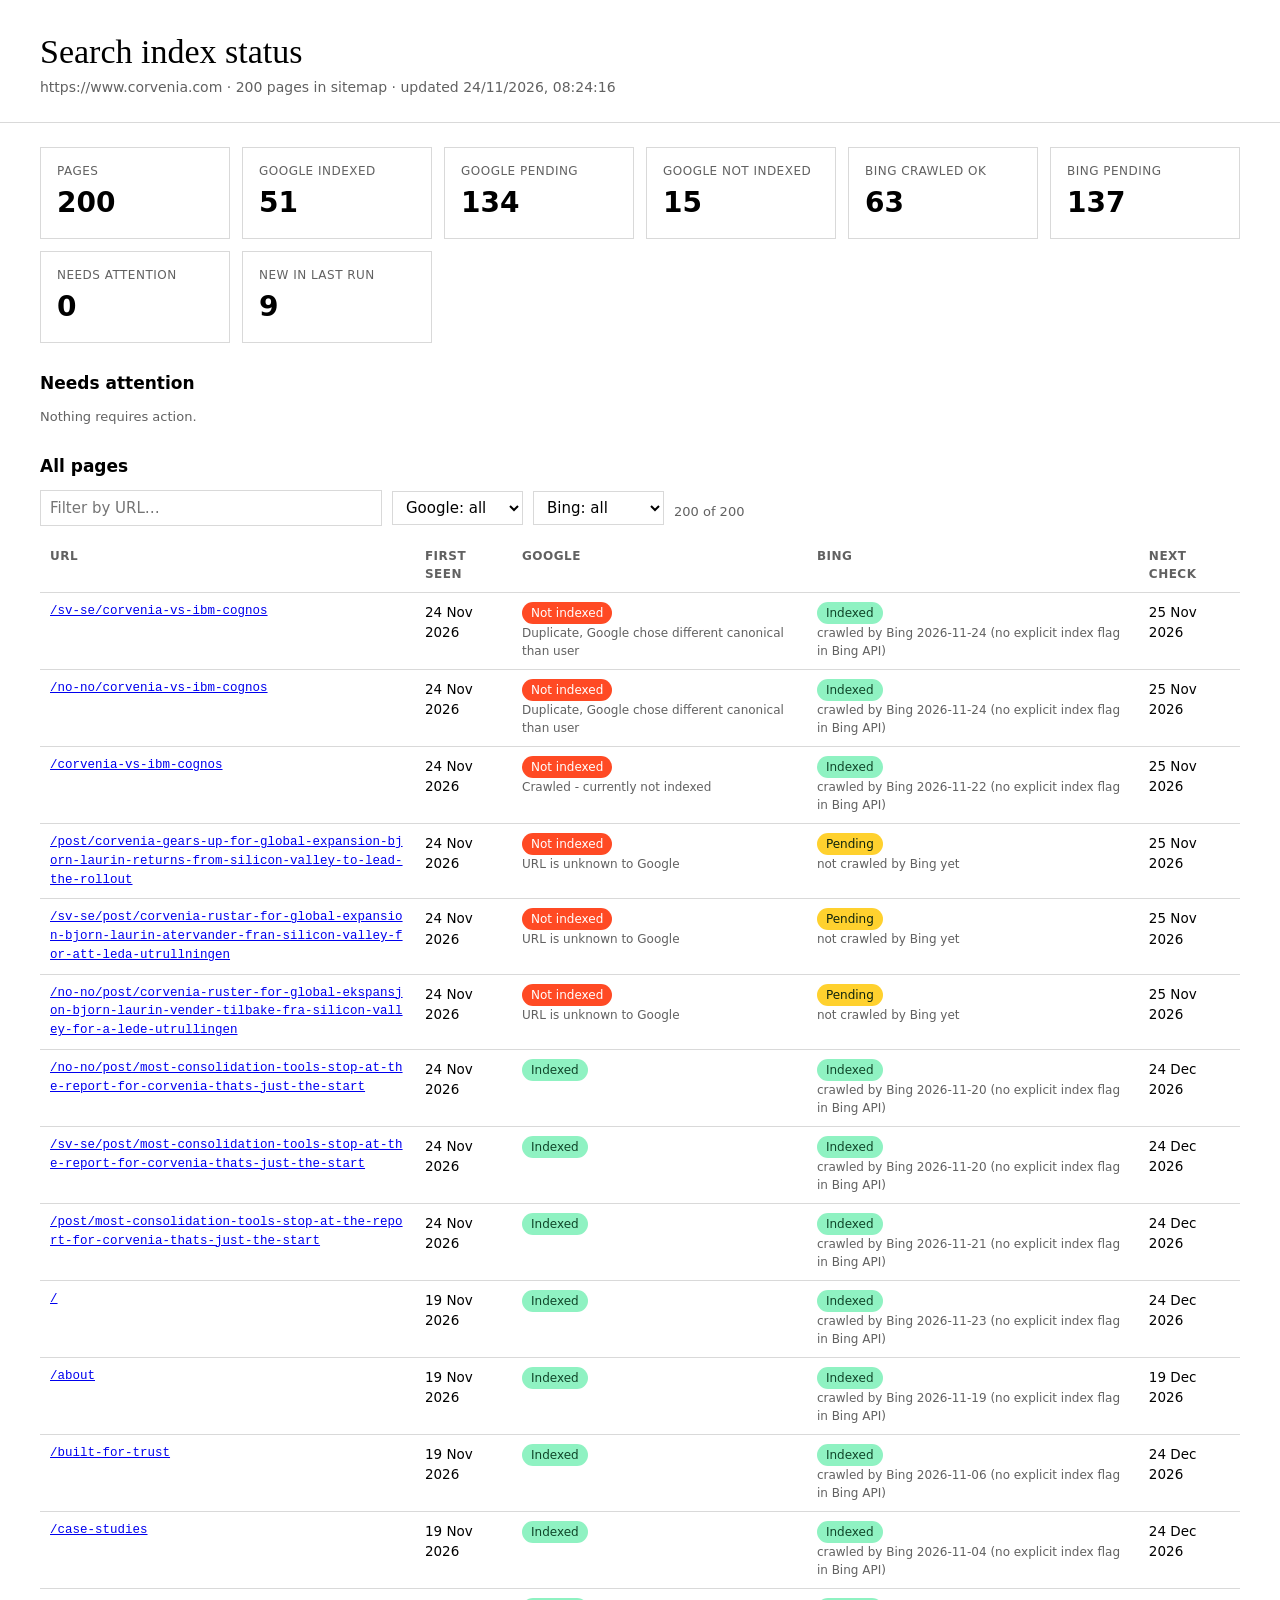
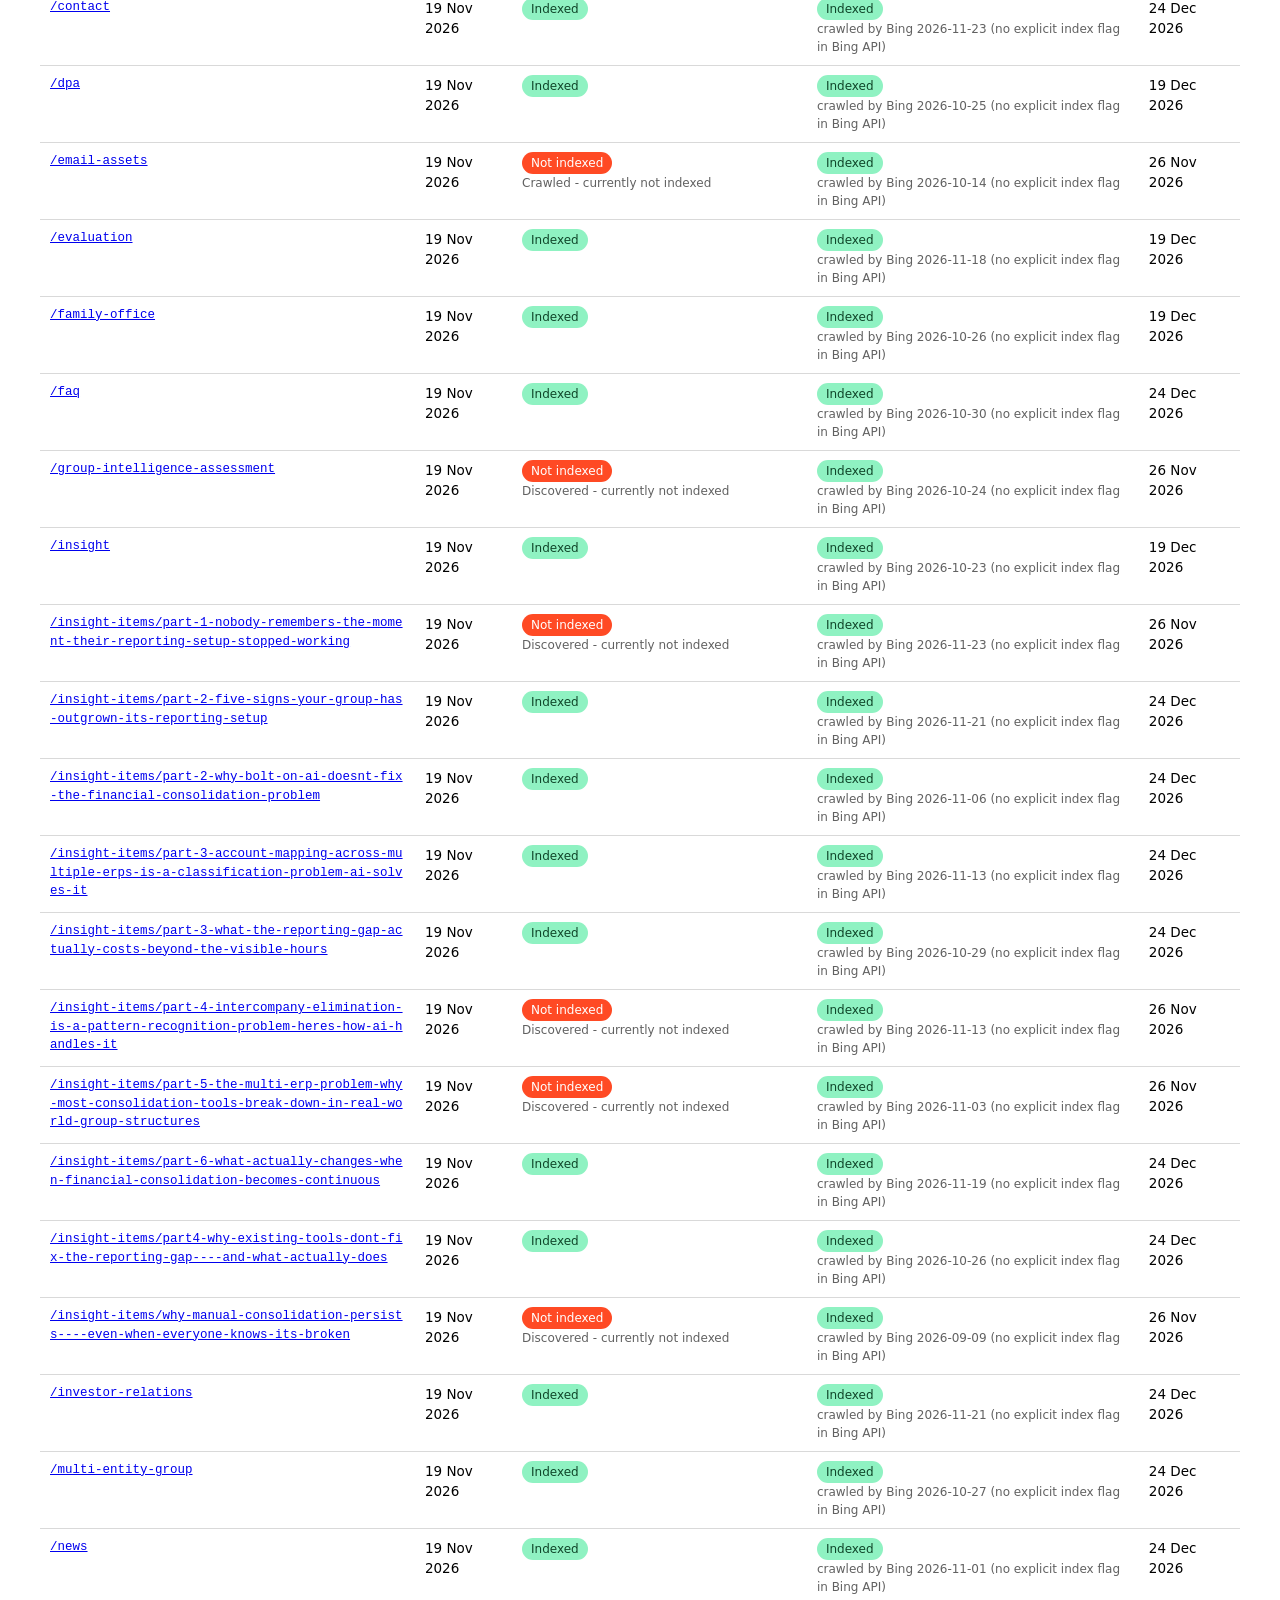
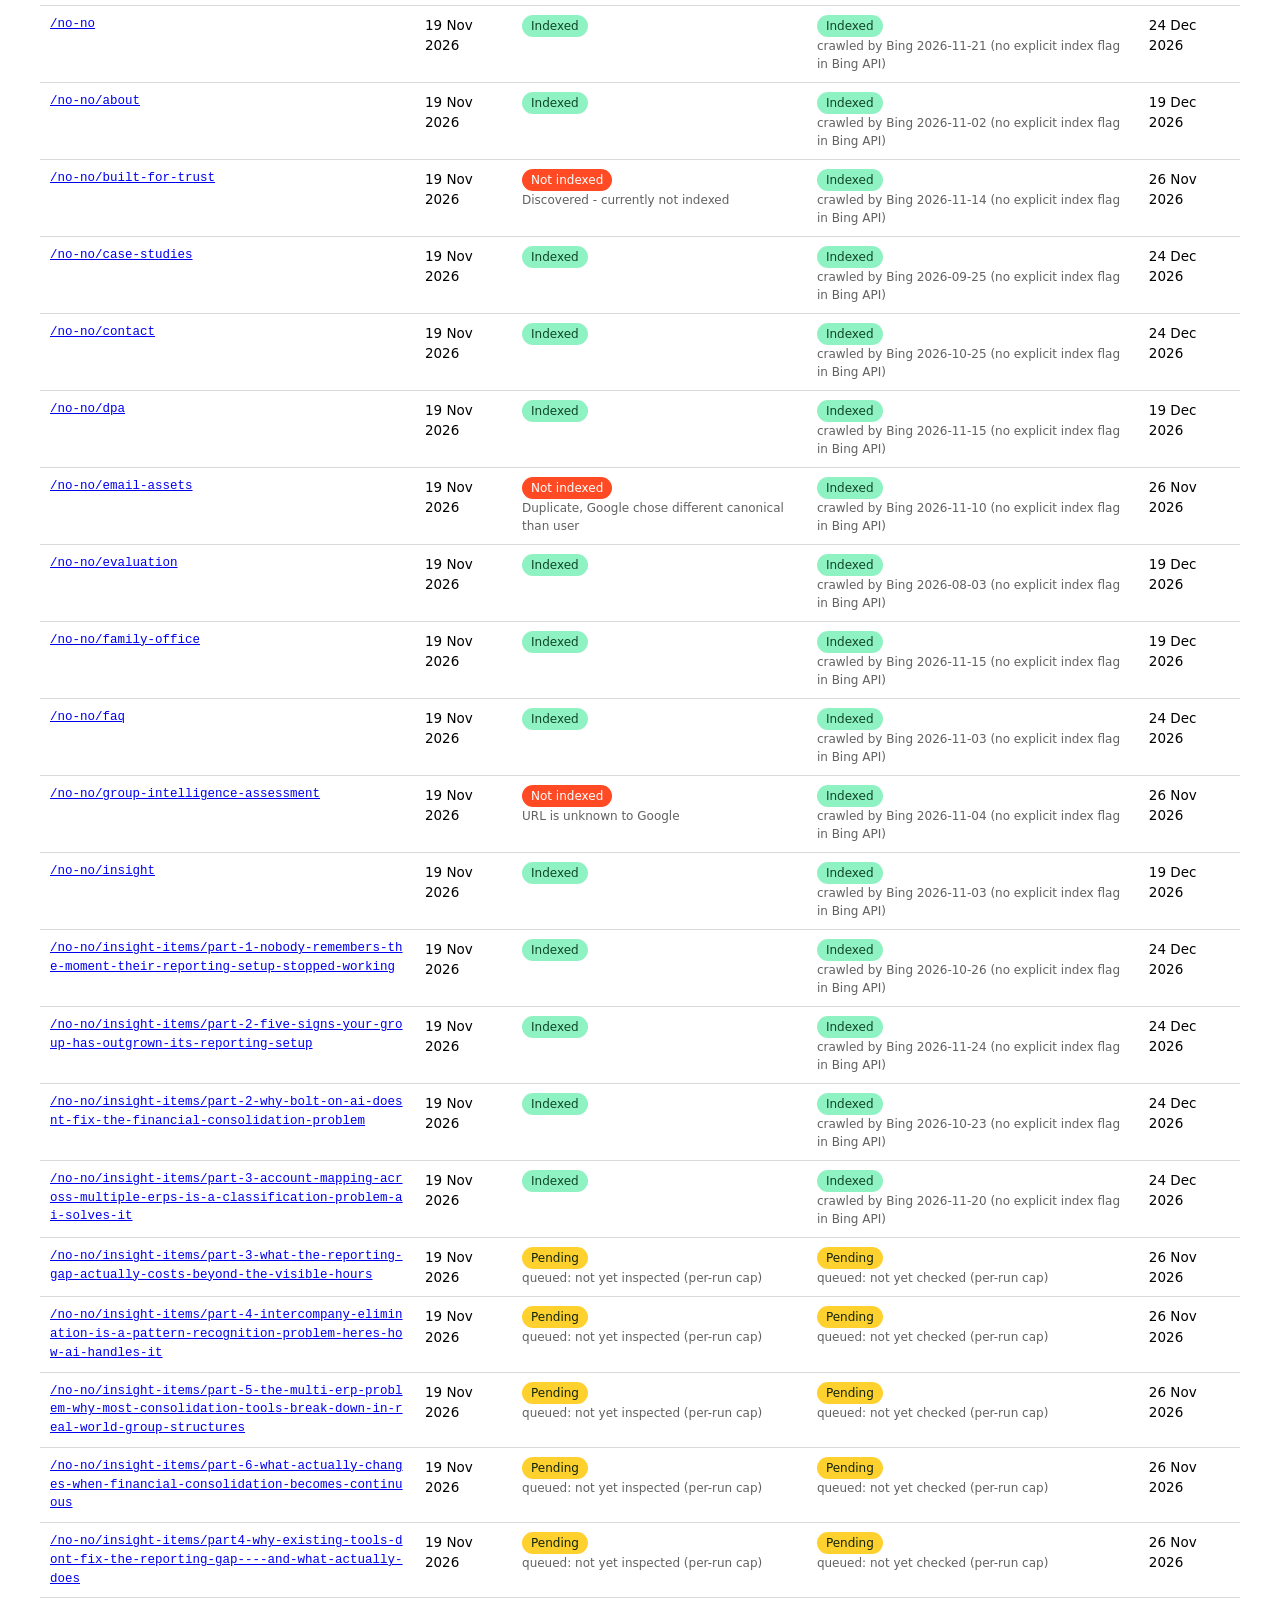
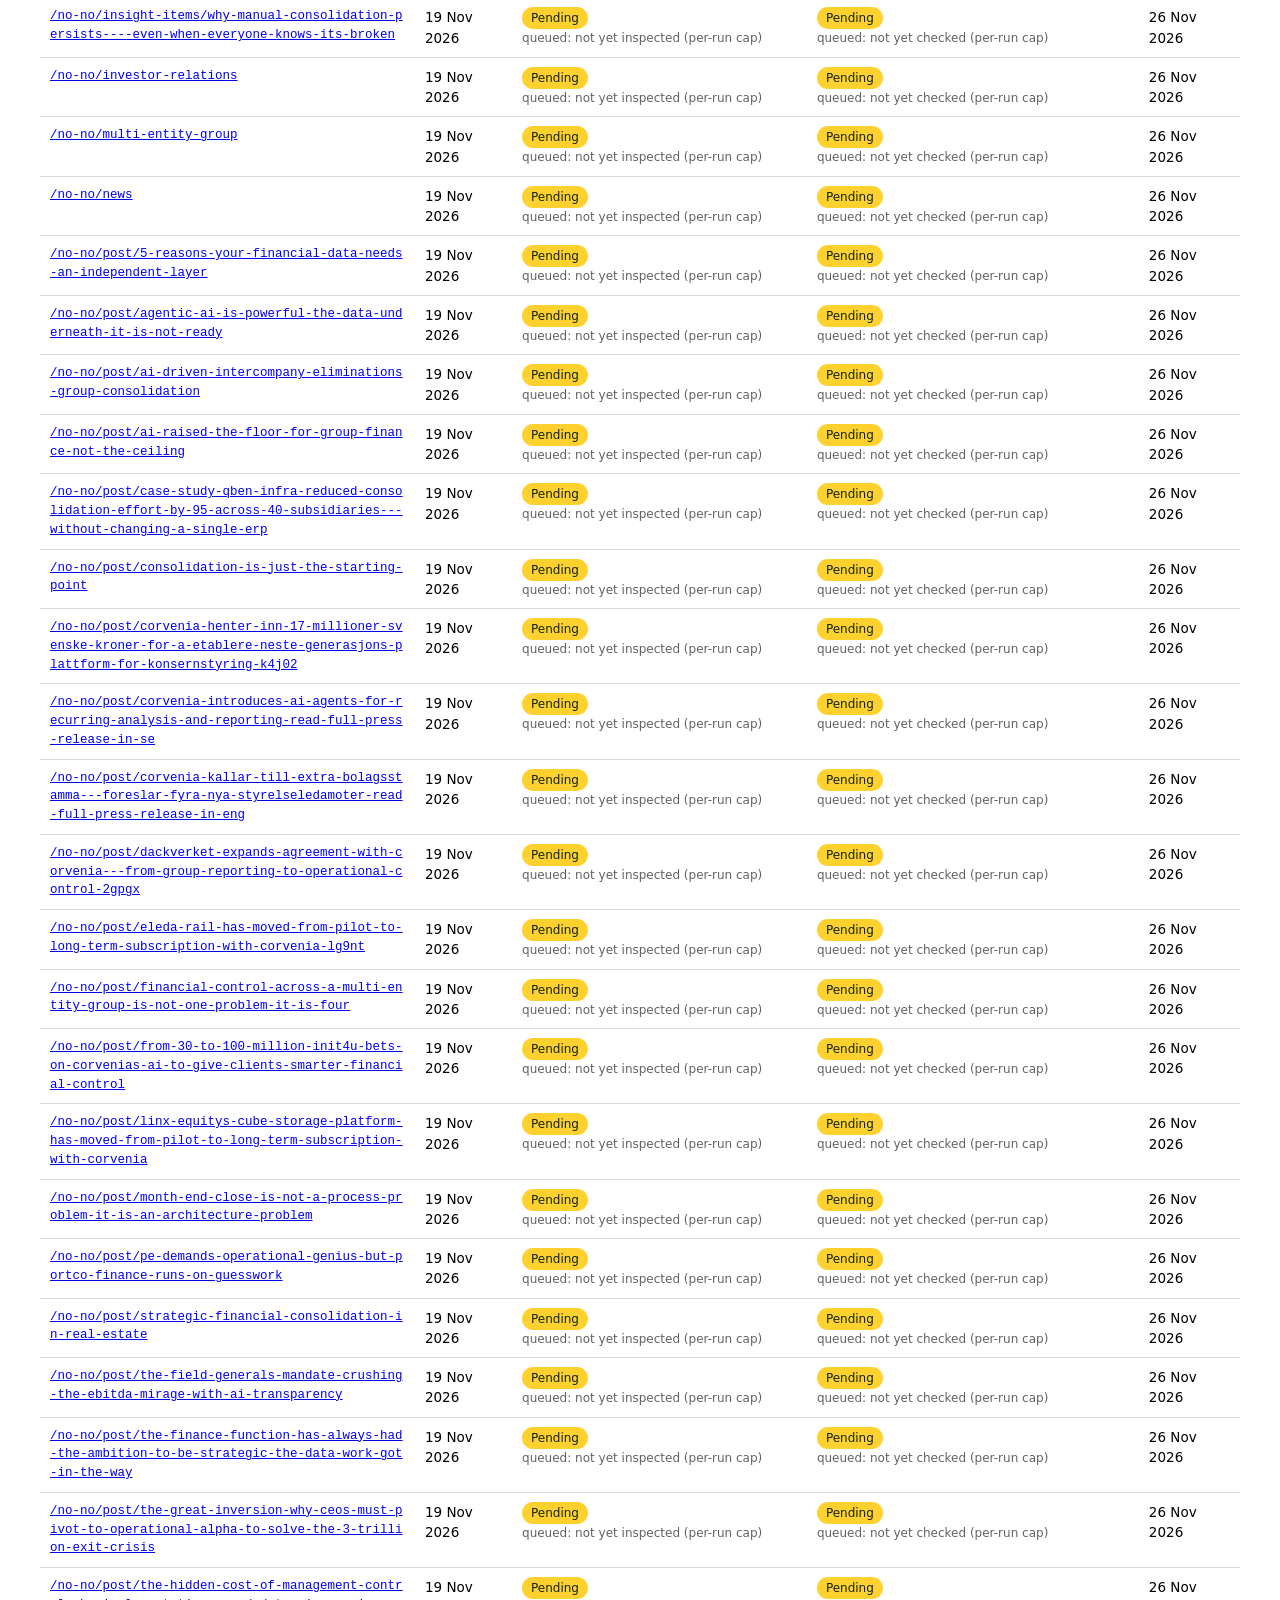
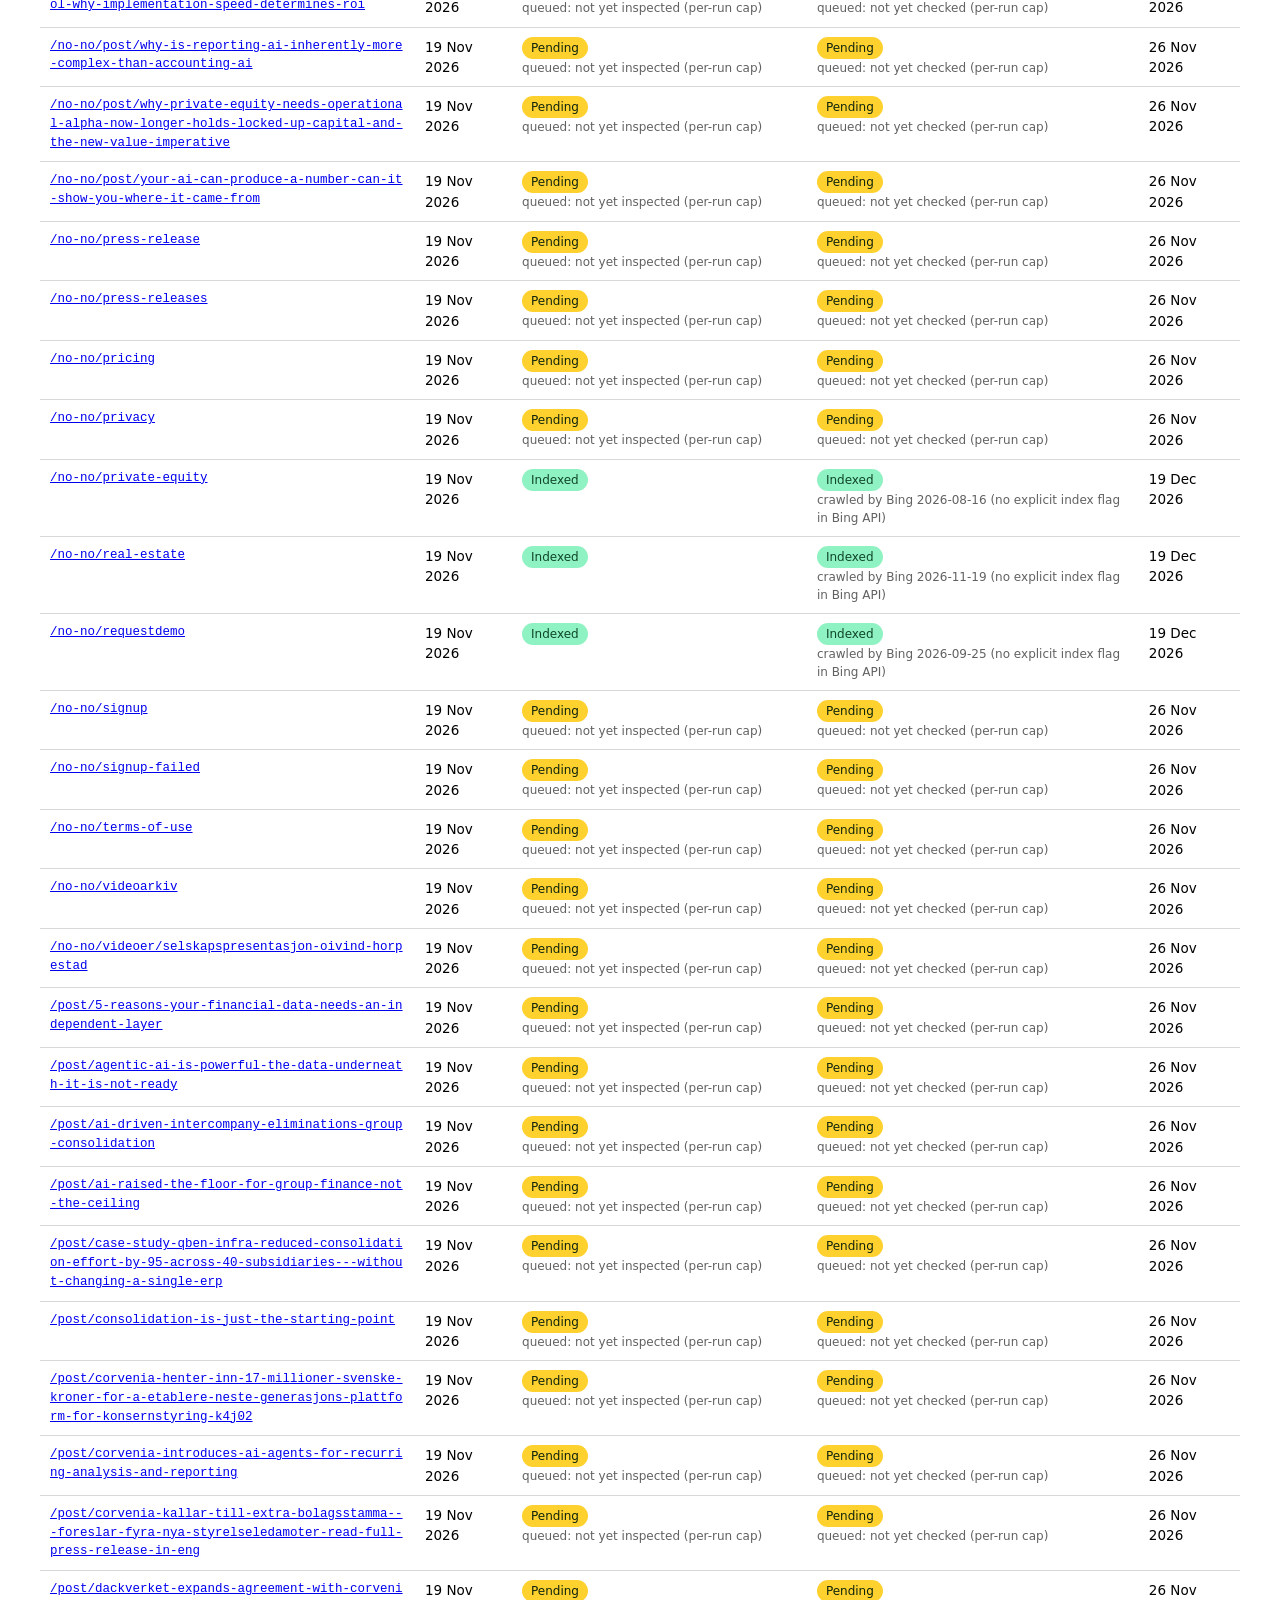
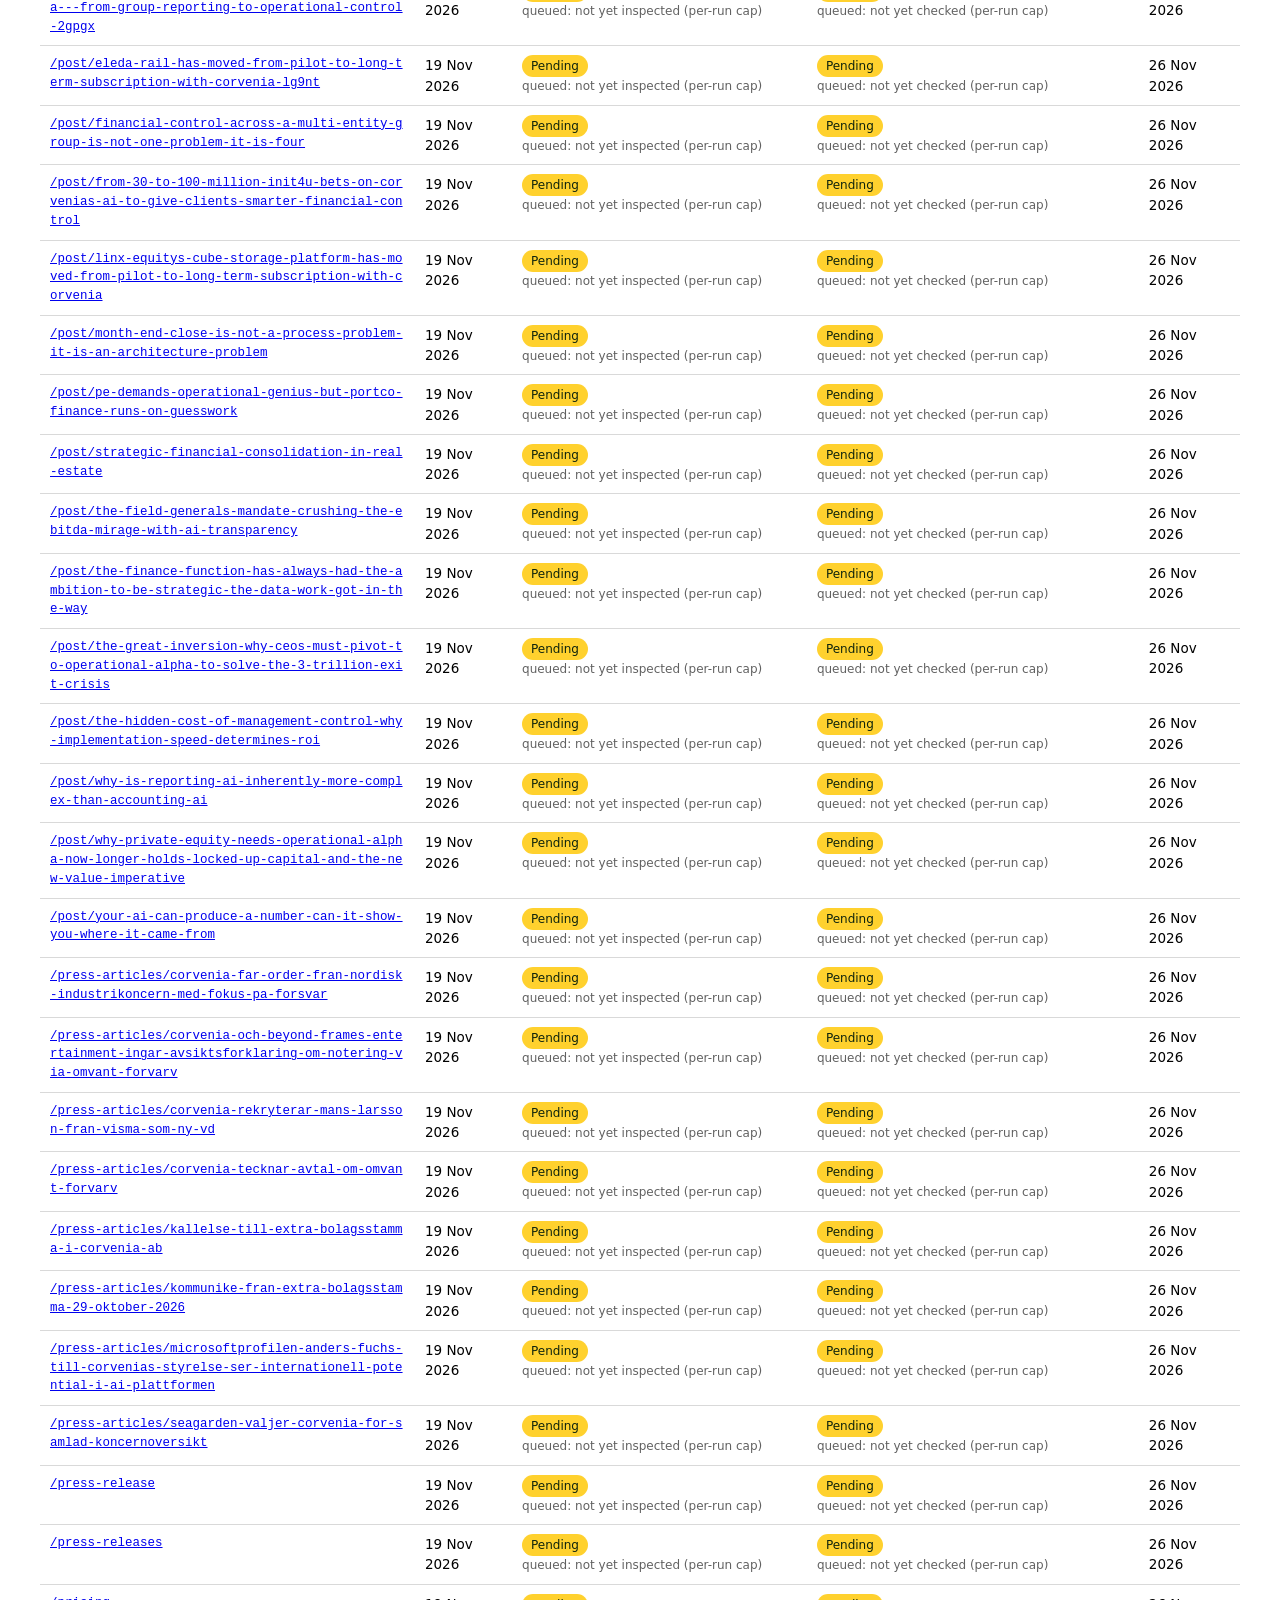
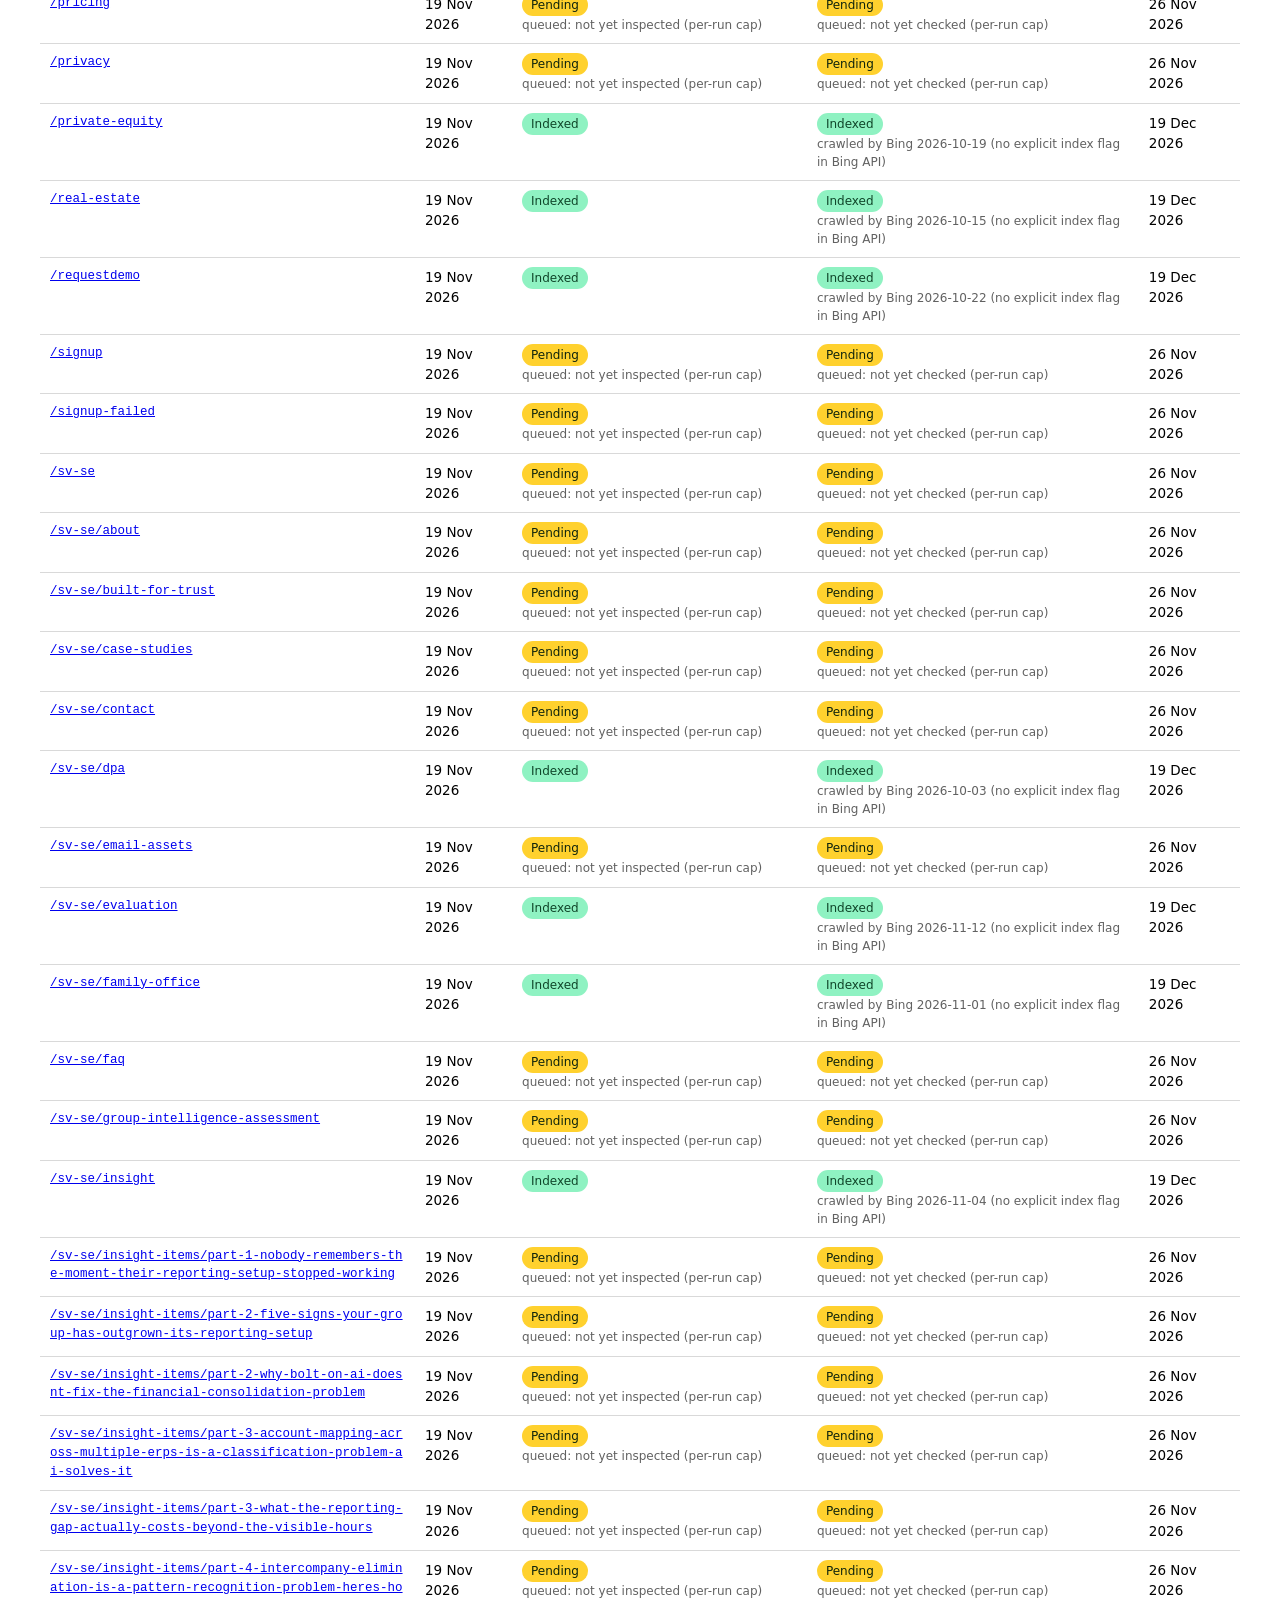
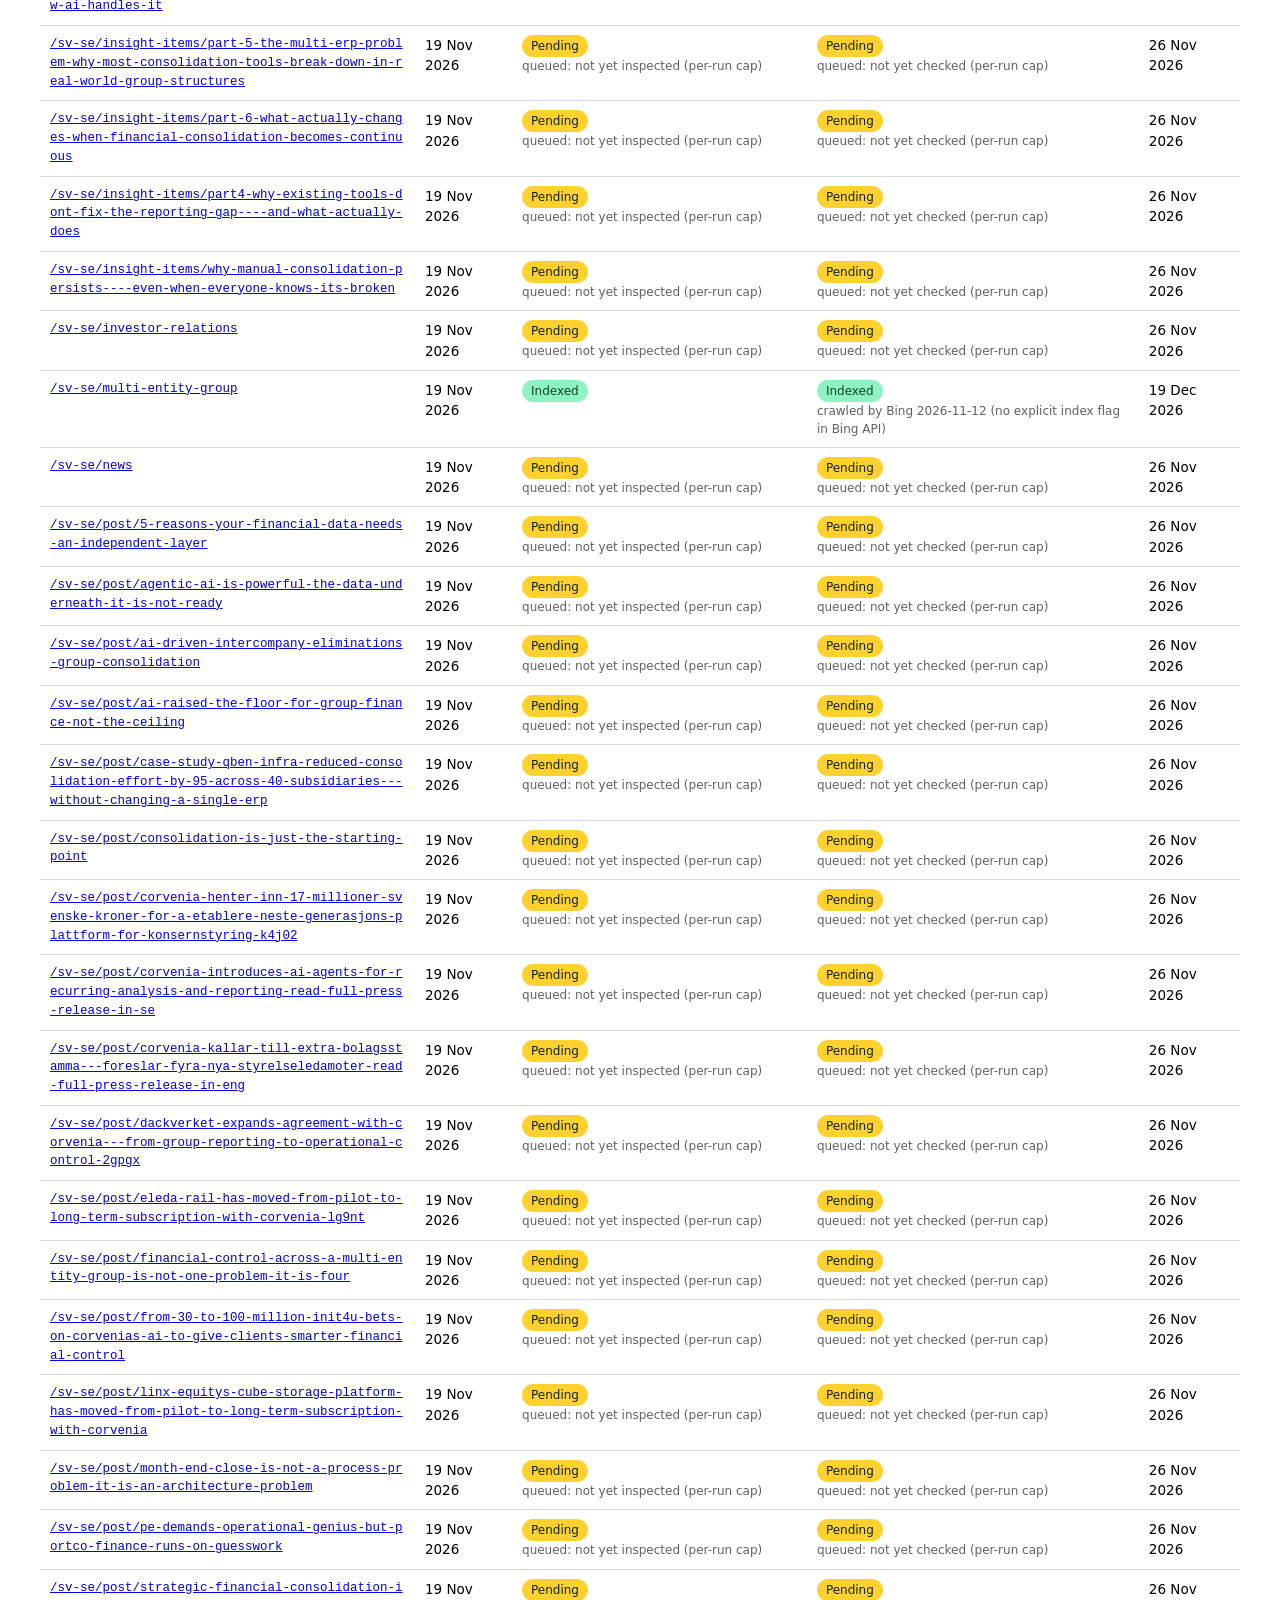
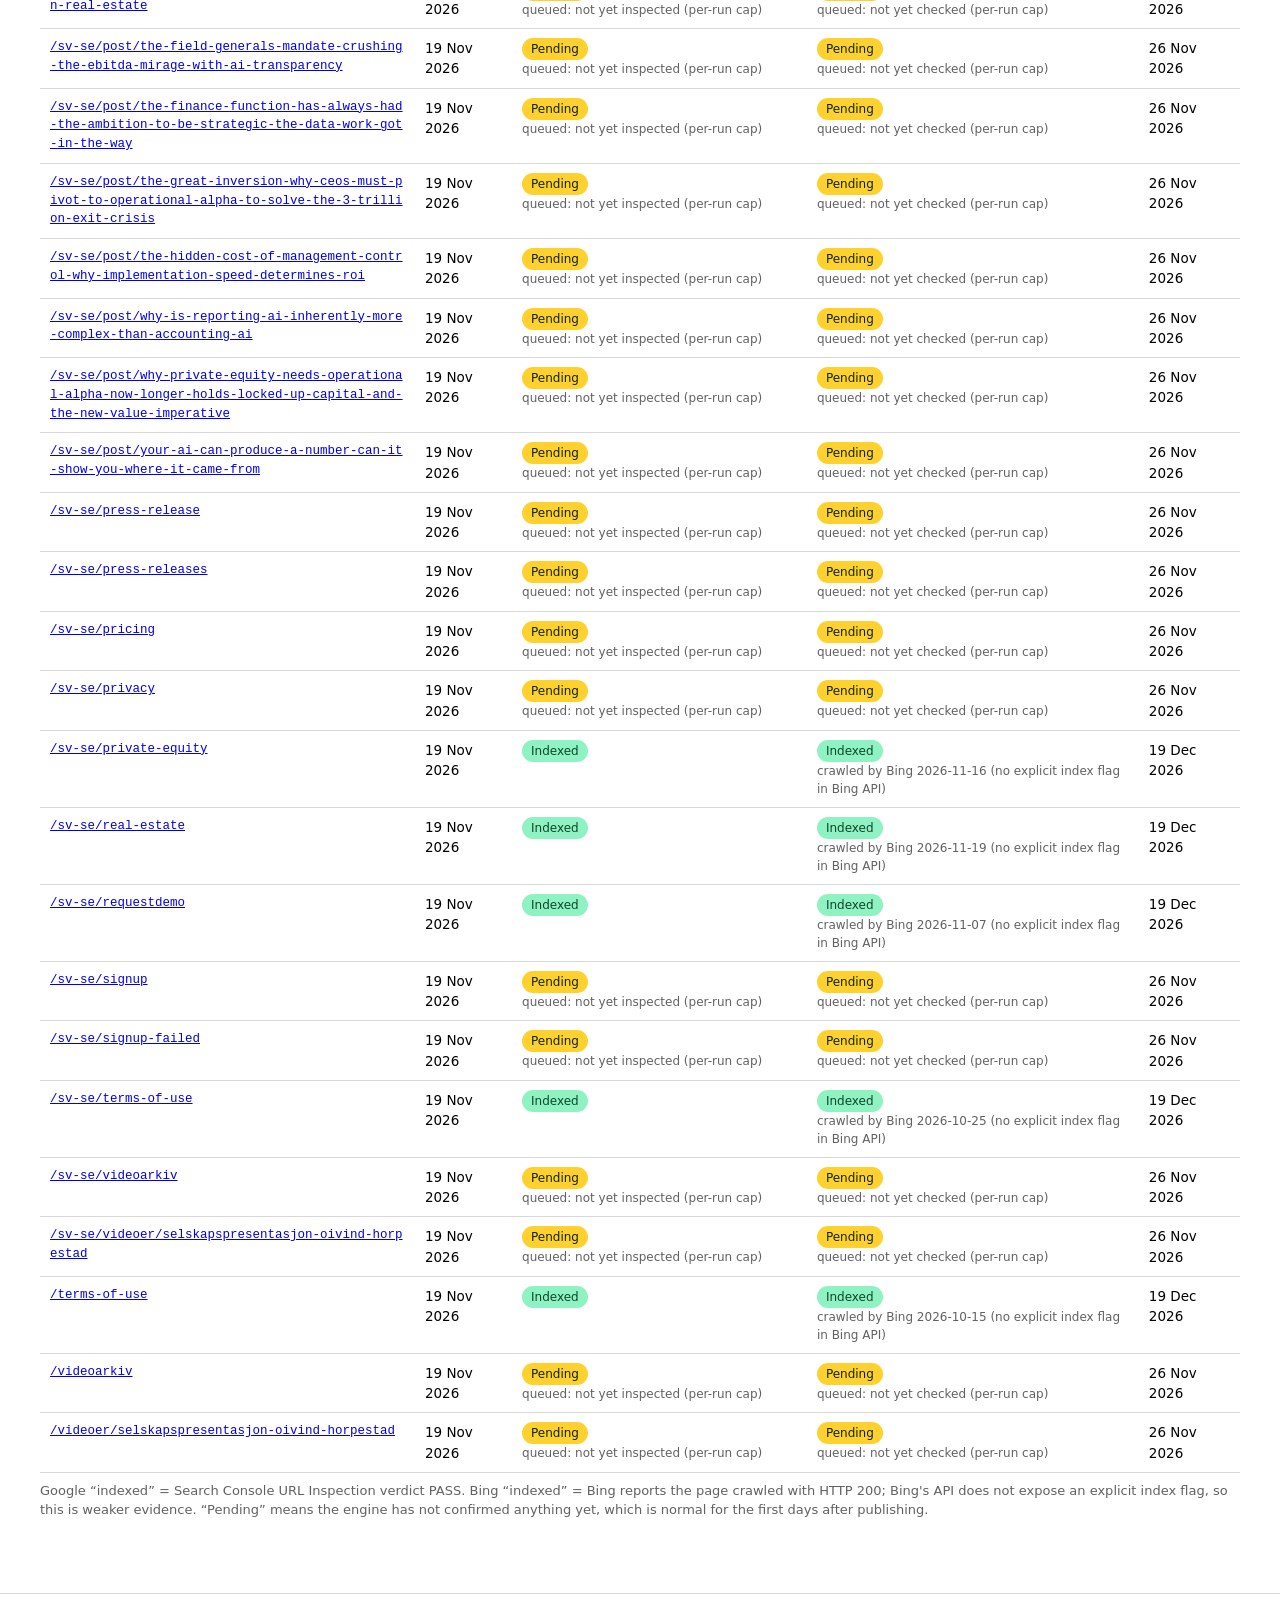
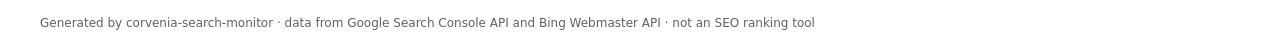
<file: docs/index.html>
<!DOCTYPE html>
<html lang="en">
<head>
<meta charset="utf-8">
<meta name="viewport" content="width=device-width, initial-scale=1">
<meta name="robots" content="noindex">
<title>Corvenia · Search index status</title>
<style>
  :root{--ink:#000;--mute:#616161;--line:#d9d9d9;--bg:#fff;--soft:#f5f5f5;
        --ok-bg:#8ff2c2;--ok-fg:#0f4529;--warn-bg:#ffd12e;--warn-fg:#0f240d;
        --bad-bg:#ff4a24;--bad-fg:#fff;--na-bg:#e9e9e9;--na-fg:#616161;--brand:#0f240d}
  *{box-sizing:border-box}
  body{margin:0;font:15px/1.5 "Söhne","Inter",system-ui,-apple-system,sans-serif;color:var(--ink);background:var(--bg)}
  header{padding:32px 40px 24px;border-bottom:1px solid var(--line)}
  h1{font:300 34px/1.15 "LT Museum",Georgia,serif;margin:0 0 6px}
  .sub{color:var(--mute);font-size:14px}
  main{padding:24px 40px 60px;max-width:1400px}
  .cards{display:grid;grid-template-columns:repeat(auto-fit,minmax(170px,1fr));gap:12px;margin:0 0 28px}
  .card{border:1px solid var(--line);padding:14px 16px}
  .card .k{font-size:12px;color:var(--mute);text-transform:uppercase;letter-spacing:.04em}
  .card .v{font-size:28px;font-weight:600;margin-top:2px}
  h2{font-size:17px;font-weight:600;margin:28px 0 10px}
  .pill{display:inline-block;padding:2px 9px;border-radius:999px;font-size:12px;white-space:nowrap}
  .indexed{background:var(--ok-bg);color:var(--ok-fg)}
  .pending{background:var(--warn-bg);color:var(--warn-fg)}
  .not_indexed,.blocked{background:var(--bad-bg);color:var(--bad-fg)}
  .check_failed{background:#fac7f7;color:#700808}
  .unknown{background:var(--na-bg);color:var(--na-fg)}
  table{width:100%;border-collapse:collapse;font-size:13.5px}
  th,td{text-align:left;padding:9px 10px;border-bottom:1px solid var(--line);vertical-align:top}
  th{font-weight:600;color:var(--mute);font-size:12px;text-transform:uppercase;letter-spacing:.04em;cursor:pointer;user-select:none}
  td.url{max-width:460px;word-break:break-all;font-family:"Söhne Mono",ui-monospace,Menlo,monospace;font-size:12.5px}
  td .d{color:var(--mute);font-size:12px;display:block}
  .alerts li{margin:4px 0}
  .controls{display:flex;gap:10px;flex-wrap:wrap;margin:0 0 12px;align-items:center}
  input,select{font:inherit;padding:6px 9px;border:1px solid var(--line);background:#fff}
  .note{color:var(--mute);font-size:13px;margin-top:8px}
  .warn{background:#fff8dc;border:1px solid var(--warn-bg);padding:10px 14px;margin:0 0 20px;font-size:14px}
  footer{padding:20px 40px;color:var(--mute);font-size:12px;border-top:1px solid var(--line)}
  @media (max-width:700px){header,main,footer{padding-left:16px;padding-right:16px}}
</style>
</head>
<body>
<header>
  <h1>Search index status</h1>
  <div class="sub" id="sub">Loading…</div>
</header>
<main>
  <div id="integration-warn"></div>
  <div class="cards" id="cards"></div>

  <h2>Needs attention</h2>
  <div id="alerts"></div>

  <h2>All pages</h2>
  <div class="controls">
    <input id="q" placeholder="Filter by URL…" size="36">
    <select id="fg"><option value="">Google: all</option></select>
    <select id="fb"><option value="">Bing: all</option></select>
    <span class="note" id="count"></span>
  </div>
  <table id="t">
    <thead><tr>
      <th data-k="url">URL</th><th data-k="first_seen">First seen</th>
      <th data-k="g">Google</th><th data-k="b">Bing</th><th data-k="next_check">Next check</th>
    </tr></thead>
    <tbody></tbody>
  </table>
  <p class="note">Google “indexed” = Search Console URL Inspection verdict PASS. Bing “indexed” = Bing reports the page crawled with HTTP 200; Bing's API does not expose an explicit index flag, so this is weaker evidence. “Pending” means the engine has not confirmed anything yet, which is normal for the first days after publishing.</p>
</main>
<footer>Generated by corvenia-search-monitor · data from Google Search Console API and Bing Webmaster API · not an SEO ranking tool</footer>

<script>
const STATUS = {"generated_at": "2026-11-24T08:24:16+00:00", "site": "https://www.corvenia.com", "total_urls": 200, "summary": {"google": {"indexed": 51, "not_indexed": 15, "pending": 134}, "bing": {"indexed": 63, "pending": 137}}, "alerts": [], "last_run": {"started": "2026-11-24T08:18:25+00:00", "discovered": 200, "new": 9, "changed": 18, "removed": 0, "checked": 174, "google_calls": 40, "bing_calls": 40, "bing_submitted": 27, "errors": [], "finished": "2026-11-24T08:24:16+00:00"}, "integrations": {"google": true, "bing": true}, "urls": [{"url": "https://www.corvenia.com/sv-se/corvenia-vs-ibm-cognos", "first_seen": "2026-11-24T08:18:25+00:00", "last_change": "2026-11-24T08:18:25+00:00", "next_check": "2026-11-25T08:18:25+00:00", "precheck": {"ok": true, "problem": null}, "google": {"checked_at": "2026-11-24T08:18:25+00:00", "status": "not_indexed", "verdict": "NEUTRAL", "coverage": "Duplicate, Google chose different canonical than user", "last_crawl": "2026-06-12T06:07:20Z", "robots": "ALLOWED", "indexing_state": "INDEXING_ALLOWED", "google_canonical": "https://www.corvenia.com/corvenia-vs-ibm-cognos", "detail": "Duplicate, Google chose different canonical than user"}, "bing": {"status": "indexed", "submitted_at": "2026-11-24T08:18:25+00:00", "checked_at": "2026-11-24T08:18:25+00:00", "http_status": null, "last_crawled": "2026-11-24T05:01:55+00:00", "detail": "crawled by Bing 2026-11-24 (no explicit index flag in Bing API)"}}, {"url": "https://www.corvenia.com/no-no/corvenia-vs-ibm-cognos", "first_seen": "2026-11-24T08:18:25+00:00", "last_change": "2026-11-24T08:18:25+00:00", "next_check": "2026-11-25T08:18:25+00:00", "precheck": {"ok": true, "problem": null}, "google": {"checked_at": "2026-11-24T08:18:25+00:00", "status": "not_indexed", "verdict": "NEUTRAL", "coverage": "Duplicate, Google chose different canonical than user", "last_crawl": "2026-06-12T05:29:27Z", "robots": "ALLOWED", "indexing_state": "INDEXING_ALLOWED", "google_canonical": "https://www.corvenia.com/corvenia-vs-ibm-cognos", "detail": "Duplicate, Google chose different canonical than user"}, "bing": {"status": "indexed", "submitted_at": "2026-11-24T08:18:25+00:00", "checked_at": "2026-11-24T08:18:25+00:00", "http_status": null, "last_crawled": "2026-11-24T05:15:53+00:00", "detail": "crawled by Bing 2026-11-24 (no explicit index flag in Bing API)"}}, {"url": "https://www.corvenia.com/corvenia-vs-ibm-cognos", "first_seen": "2026-11-24T08:18:25+00:00", "last_change": "2026-11-24T08:18:25+00:00", "next_check": "2026-11-25T08:18:25+00:00", "precheck": {"ok": true, "problem": null}, "google": {"checked_at": "2026-11-24T08:18:25+00:00", "status": "not_indexed", "verdict": "NEUTRAL", "coverage": "Crawled - currently not indexed", "last_crawl": "2026-06-12T06:02:34Z", "robots": "ALLOWED", "indexing_state": "INDEXING_ALLOWED", "google_canonical": "https://www.corvenia.com/corvenia-vs-ibm-cognos", "detail": "Crawled - currently not indexed"}, "bing": {"status": "indexed", "submitted_at": "2026-11-24T08:18:25+00:00", "checked_at": "2026-11-24T08:18:25+00:00", "http_status": null, "last_crawled": "2026-11-22T20:25:20+00:00", "detail": "crawled by Bing 2026-11-22 (no explicit index flag in Bing API)"}}, {"url": "https://www.corvenia.com/post/corvenia-gears-up-for-global-expansion-bjorn-laurin-returns-from-silicon-valley-to-lead-the-rollout", "first_seen": "2026-11-24T08:18:25+00:00", "last_change": "2026-11-24T08:18:25+00:00", "next_check": "2026-11-25T08:18:25+00:00", "precheck": {"ok": true, "problem": null}, "google": {"checked_at": "2026-11-24T08:18:25+00:00", "status": "not_indexed", "verdict": "NEUTRAL", "coverage": "URL is unknown to Google", "last_crawl": null, "robots": "ROBOTS_TXT_STATE_UNSPECIFIED", "indexing_state": "INDEXING_STATE_UNSPECIFIED", "google_canonical": null, "detail": "URL is unknown to Google"}, "bing": {"status": "pending", "submitted_at": "2026-11-24T08:18:25+00:00", "checked_at": "2026-11-24T08:18:25+00:00", "http_status": null, "last_crawled": null, "detail": "not crawled by Bing yet"}}, {"url": "https://www.corvenia.com/sv-se/post/corvenia-rustar-for-global-expansion-bjorn-laurin-atervander-fran-silicon-valley-for-att-leda-utrullningen", "first_seen": "2026-11-24T08:18:25+00:00", "last_change": "2026-11-24T08:18:25+00:00", "next_check": "2026-11-25T08:18:25+00:00", "precheck": {"ok": true, "problem": null}, "google": {"checked_at": "2026-11-24T08:18:25+00:00", "status": "not_indexed", "verdict": "NEUTRAL", "coverage": "URL is unknown to Google", "last_crawl": null, "robots": "ROBOTS_TXT_STATE_UNSPECIFIED", "indexing_state": "INDEXING_STATE_UNSPECIFIED", "google_canonical": null, "detail": "URL is unknown to Google"}, "bing": {"status": "pending", "submitted_at": "2026-11-24T08:18:25+00:00", "checked_at": "2026-11-24T08:18:25+00:00", "http_status": null, "last_crawled": null, "detail": "not crawled by Bing yet"}}, {"url": "https://www.corvenia.com/no-no/post/corvenia-ruster-for-global-ekspansjon-bjorn-laurin-vender-tilbake-fra-silicon-valley-for-a-lede-utrullingen", "first_seen": "2026-11-24T08:18:25+00:00", "last_change": "2026-11-24T08:18:25+00:00", "next_check": "2026-11-25T08:18:25+00:00", "precheck": {"ok": true, "problem": null}, "google": {"checked_at": "2026-11-24T08:18:25+00:00", "status": "not_indexed", "verdict": "NEUTRAL", "coverage": "URL is unknown to Google", "last_crawl": null, "robots": "ROBOTS_TXT_STATE_UNSPECIFIED", "indexing_state": "INDEXING_STATE_UNSPECIFIED", "google_canonical": null, "detail": "URL is unknown to Google"}, "bing": {"status": "pending", "submitted_at": "2026-11-24T08:18:25+00:00", "checked_at": "2026-11-24T08:18:25+00:00", "http_status": null, "last_crawled": null, "detail": "not crawled by Bing yet"}}, {"url": "https://www.corvenia.com/no-no/post/most-consolidation-tools-stop-at-the-report-for-corvenia-thats-just-the-start", "first_seen": "2026-11-24T08:18:25+00:00", "last_change": "2026-11-24T08:18:25+00:00", "next_check": "2026-12-24T08:18:25+00:00", "precheck": {"ok": true, "problem": null}, "google": {"checked_at": "2026-11-24T08:18:25+00:00", "status": "indexed", "verdict": "PASS", "coverage": "Submitted and indexed", "last_crawl": "2026-11-23T06:36:06Z", "robots": "ALLOWED", "indexing_state": "INDEXING_ALLOWED", "google_canonical": "https://www.corvenia.com/no-no/post/most-consolidation-tools-stop-at-the-report-for-corvenia-thats-just-the-start", "detail": null}, "bing": {"status": "indexed", "submitted_at": "2026-11-24T08:18:25+00:00", "checked_at": "2026-11-24T08:18:25+00:00", "http_status": null, "last_crawled": "2026-11-20T16:58:40+00:00", "detail": "crawled by Bing 2026-11-20 (no explicit index flag in Bing API)"}}, {"url": "https://www.corvenia.com/sv-se/post/most-consolidation-tools-stop-at-the-report-for-corvenia-thats-just-the-start", "first_seen": "2026-11-24T08:18:25+00:00", "last_change": "2026-11-24T08:18:25+00:00", "next_check": "2026-12-24T08:18:25+00:00", "precheck": {"ok": true, "problem": null}, "google": {"checked_at": "2026-11-24T08:18:25+00:00", "status": "indexed", "verdict": "PASS", "coverage": "Submitted and indexed", "last_crawl": "2026-11-23T06:03:53Z", "robots": "ALLOWED", "indexing_state": "INDEXING_ALLOWED", "google_canonical": "https://www.corvenia.com/sv-se/post/most-consolidation-tools-stop-at-the-report-for-corvenia-thats-just-the-start", "detail": null}, "bing": {"status": "indexed", "submitted_at": "2026-11-24T08:18:25+00:00", "checked_at": "2026-11-24T08:18:25+00:00", "http_status": null, "last_crawled": "2026-11-20T07:36:27+00:00", "detail": "crawled by Bing 2026-11-20 (no explicit index flag in Bing API)"}}, {"url": "https://www.corvenia.com/post/most-consolidation-tools-stop-at-the-report-for-corvenia-thats-just-the-start", "first_seen": "2026-11-24T08:18:25+00:00", "last_change": "2026-11-24T08:18:25+00:00", "next_check": "2026-12-24T08:18:25+00:00", "precheck": {"ok": true, "problem": null}, "google": {"checked_at": "2026-11-24T08:18:25+00:00", "status": "indexed", "verdict": "PASS", "coverage": "Submitted and indexed", "last_crawl": "2026-11-20T21:42:18Z", "robots": "ALLOWED", "indexing_state": "INDEXING_ALLOWED", "google_canonical": "https://www.corvenia.com/post/most-consolidation-tools-stop-at-the-report-for-corvenia-thats-just-the-start", "detail": null}, "bing": {"status": "indexed", "submitted_at": "2026-11-24T08:18:25+00:00", "checked_at": "2026-11-24T08:18:25+00:00", "http_status": null, "last_crawled": "2026-11-21T04:21:54+00:00", "detail": "crawled by Bing 2026-11-21 (no explicit index flag in Bing API)"}}, {"url": "https://www.corvenia.com", "first_seen": "2026-11-19T22:11:26+00:00", "last_change": "2026-11-24T08:18:25+00:00", "next_check": "2026-12-24T08:18:25+00:00", "precheck": {"ok": true, "problem": null}, "google": {"checked_at": "2026-11-24T08:18:25+00:00", "status": "indexed", "verdict": "PASS", "coverage": "Submitted and indexed", "last_crawl": "2026-11-22T16:59:56Z", "robots": "ALLOWED", "indexing_state": "INDEXING_ALLOWED", "google_canonical": "https://www.corvenia.com", "detail": null}, "bing": {"checked_at": "2026-11-24T08:18:25+00:00", "detail": "crawled by Bing 2026-11-23 (no explicit index flag in Bing API)", "http_status": null, "last_crawled": "2026-11-23T21:59:19+00:00", "status": "indexed", "submitted_at": "2026-11-24T08:18:25+00:00"}}, {"url": "https://www.corvenia.com/about", "first_seen": "2026-11-19T22:11:26+00:00", "last_change": "2026-11-19T22:11:26+00:00", "next_check": "2026-12-19T22:11:26+00:00", "precheck": {"ok": true, "problem": null}, "google": {"checked_at": "2026-11-19T22:11:26+00:00", "coverage": "Submitted and indexed", "detail": null, "google_canonical": "https://www.corvenia.com/about", "indexing_state": "INDEXING_ALLOWED", "last_crawl": "2026-11-16T06:24:46Z", "robots": "ALLOWED", "status": "indexed", "verdict": "PASS"}, "bing": {"checked_at": "2026-11-19T22:11:26+00:00", "detail": "crawled by Bing 2026-11-19 (no explicit index flag in Bing API)", "http_status": null, "last_crawled": "2026-11-19T10:58:46+00:00", "status": "indexed", "submitted_at": "2026-11-19T22:11:26+00:00"}}, {"url": "https://www.corvenia.com/built-for-trust", "first_seen": "2026-11-19T22:11:26+00:00", "last_change": "2026-11-19T22:11:26+00:00", "next_check": "2026-12-24T08:18:25+00:00", "precheck": {"ok": true, "problem": null}, "google": {"checked_at": "2026-11-24T08:18:25+00:00", "status": "indexed", "verdict": "PASS", "coverage": "Submitted and indexed", "last_crawl": "2026-11-22T19:42:52Z", "robots": "ALLOWED", "indexing_state": "INDEXING_ALLOWED", "google_canonical": "https://www.corvenia.com/built-for-trust", "detail": null}, "bing": {"checked_at": "2026-11-24T08:18:25+00:00", "detail": "crawled by Bing 2026-11-06 (no explicit index flag in Bing API)", "http_status": null, "last_crawled": "2026-11-06T09:51:57+00:00", "status": "indexed", "submitted_at": "2026-11-19T22:11:26+00:00"}}, {"url": "https://www.corvenia.com/case-studies", "first_seen": "2026-11-19T22:11:26+00:00", "last_change": "2026-11-19T22:11:26+00:00", "next_check": "2026-12-24T08:18:25+00:00", "precheck": {"ok": true, "problem": null}, "google": {"checked_at": "2026-11-24T08:18:25+00:00", "status": "indexed", "verdict": "PASS", "coverage": "Submitted and indexed", "last_crawl": "2026-11-07T15:47:39Z", "robots": "ALLOWED", "indexing_state": "INDEXING_ALLOWED", "google_canonical": "https://www.corvenia.com/case-studies", "detail": null}, "bing": {"checked_at": "2026-11-24T08:18:25+00:00", "detail": "crawled by Bing 2026-11-04 (no explicit index flag in Bing API)", "http_status": null, "last_crawled": "2026-11-04T01:58:22+00:00", "status": "indexed", "submitted_at": "2026-11-19T22:11:26+00:00"}}, {"url": "https://www.corvenia.com/contact", "first_seen": "2026-11-19T22:11:26+00:00", "last_change": "2026-11-24T08:18:25+00:00", "next_check": "2026-12-24T08:18:25+00:00", "precheck": {"ok": true, "problem": null}, "google": {"checked_at": "2026-11-24T08:18:25+00:00", "status": "indexed", "verdict": "PASS", "coverage": "Submitted and indexed", "last_crawl": "2026-11-23T08:39:50Z", "robots": "ALLOWED", "indexing_state": "INDEXING_ALLOWED", "google_canonical": "https://www.corvenia.com/contact", "detail": null}, "bing": {"checked_at": "2026-11-24T08:18:25+00:00", "detail": "crawled by Bing 2026-11-23 (no explicit index flag in Bing API)", "http_status": null, "last_crawled": "2026-11-23T08:19:39+00:00", "status": "indexed", "submitted_at": "2026-11-24T08:18:25+00:00"}}, {"url": "https://www.corvenia.com/dpa", "first_seen": "2026-11-19T22:11:26+00:00", "last_change": "2026-11-19T22:11:26+00:00", "next_check": "2026-12-19T22:11:26+00:00", "precheck": {"ok": true, "problem": null}, "google": {"checked_at": "2026-11-19T22:11:26+00:00", "coverage": "Submitted and indexed", "detail": null, "google_canonical": "https://www.corvenia.com/dpa", "indexing_state": "INDEXING_ALLOWED", "last_crawl": "2026-10-23T21:01:44Z", "robots": "ALLOWED", "status": "indexed", "verdict": "PASS"}, "bing": {"checked_at": "2026-11-19T22:11:26+00:00", "detail": "crawled by Bing 2026-10-25 (no explicit index flag in Bing API)", "http_status": null, "last_crawled": "2026-10-25T19:55:46+00:00", "status": "indexed", "submitted_at": "2026-11-19T22:11:26+00:00"}}, {"url": "https://www.corvenia.com/email-assets", "first_seen": "2026-11-19T22:11:26+00:00", "last_change": "2026-11-19T22:11:26+00:00", "next_check": "2026-11-26T22:11:26+00:00", "precheck": {"ok": true, "problem": null}, "google": {"checked_at": "2026-11-24T08:18:25+00:00", "status": "not_indexed", "verdict": "NEUTRAL", "coverage": "Crawled - currently not indexed", "last_crawl": "2026-06-09T09:50:43Z", "robots": "ALLOWED", "indexing_state": "INDEXING_ALLOWED", "google_canonical": "https://www.corvenia.com/email-assets", "detail": "Crawled - currently not indexed"}, "bing": {"checked_at": "2026-11-24T08:18:25+00:00", "detail": "crawled by Bing 2026-10-14 (no explicit index flag in Bing API)", "http_status": null, "last_crawled": "2026-10-14T08:21:44+00:00", "status": "indexed", "submitted_at": "2026-11-19T22:11:26+00:00"}}, {"url": "https://www.corvenia.com/evaluation", "first_seen": "2026-11-19T22:11:26+00:00", "last_change": "2026-11-19T22:11:26+00:00", "next_check": "2026-12-19T22:11:26+00:00", "precheck": {"ok": true, "problem": null}, "google": {"checked_at": "2026-11-19T22:11:26+00:00", "coverage": "Submitted and indexed", "detail": null, "google_canonical": "https://www.corvenia.com/evaluation", "indexing_state": "INDEXING_ALLOWED", "last_crawl": "2026-10-12T21:00:27Z", "robots": "ALLOWED", "status": "indexed", "verdict": "PASS"}, "bing": {"checked_at": "2026-11-19T22:11:26+00:00", "detail": "crawled by Bing 2026-11-18 (no explicit index flag in Bing API)", "http_status": null, "last_crawled": "2026-11-18T01:34:27+00:00", "status": "indexed", "submitted_at": "2026-11-19T22:11:26+00:00"}}, {"url": "https://www.corvenia.com/family-office", "first_seen": "2026-11-19T22:11:26+00:00", "last_change": "2026-11-19T22:11:26+00:00", "next_check": "2026-12-19T22:11:26+00:00", "precheck": {"ok": true, "problem": null}, "google": {"checked_at": "2026-11-19T22:11:26+00:00", "coverage": "Submitted and indexed", "detail": null, "google_canonical": "https://www.corvenia.com/family-office", "indexing_state": "INDEXING_ALLOWED", "last_crawl": "2026-11-11T10:04:25Z", "robots": "ALLOWED", "status": "indexed", "verdict": "PASS"}, "bing": {"checked_at": "2026-11-19T22:11:26+00:00", "detail": "crawled by Bing 2026-10-26 (no explicit index flag in Bing API)", "http_status": null, "last_crawled": "2026-10-26T23:11:37+00:00", "status": "indexed", "submitted_at": "2026-11-19T22:11:26+00:00"}}, {"url": "https://www.corvenia.com/faq", "first_seen": "2026-11-19T22:11:26+00:00", "last_change": "2026-11-24T08:18:25+00:00", "next_check": "2026-12-24T08:18:25+00:00", "precheck": {"ok": true, "problem": null}, "google": {"checked_at": "2026-11-24T08:18:25+00:00", "status": "indexed", "verdict": "PASS", "coverage": "Submitted and indexed", "last_crawl": "2026-11-04T19:52:28Z", "robots": "ALLOWED", "indexing_state": "INDEXING_ALLOWED", "google_canonical": "https://www.corvenia.com/faq", "detail": null}, "bing": {"checked_at": "2026-11-24T08:18:25+00:00", "detail": "crawled by Bing 2026-10-30 (no explicit index flag in Bing API)", "http_status": null, "last_crawled": "2026-10-30T08:34:10+00:00", "status": "indexed", "submitted_at": "2026-11-24T08:18:25+00:00"}}, {"url": "https://www.corvenia.com/group-intelligence-assessment", "first_seen": "2026-11-19T22:11:26+00:00", "last_change": "2026-11-19T22:11:26+00:00", "next_check": "2026-11-26T22:11:26+00:00", "precheck": {"ok": true, "problem": null}, "google": {"checked_at": "2026-11-24T08:18:25+00:00", "status": "not_indexed", "verdict": "NEUTRAL", "coverage": "Discovered - currently not indexed", "last_crawl": null, "robots": "ROBOTS_TXT_STATE_UNSPECIFIED", "indexing_state": "INDEXING_STATE_UNSPECIFIED", "google_canonical": null, "detail": "Discovered - currently not indexed"}, "bing": {"checked_at": "2026-11-24T08:18:25+00:00", "detail": "crawled by Bing 2026-10-24 (no explicit index flag in Bing API)", "http_status": null, "last_crawled": "2026-10-24T10:33:14+00:00", "status": "indexed", "submitted_at": "2026-11-19T22:11:26+00:00"}}, {"url": "https://www.corvenia.com/insight", "first_seen": "2026-11-19T22:11:26+00:00", "last_change": "2026-11-19T22:11:26+00:00", "next_check": "2026-12-19T22:11:26+00:00", "precheck": {"ok": true, "problem": null}, "google": {"checked_at": "2026-11-19T22:11:26+00:00", "coverage": "Submitted and indexed", "detail": null, "google_canonical": "https://www.corvenia.com/insight", "indexing_state": "INDEXING_ALLOWED", "last_crawl": "2026-10-24T21:32:02Z", "robots": "ALLOWED", "status": "indexed", "verdict": "PASS"}, "bing": {"checked_at": "2026-11-19T22:11:26+00:00", "detail": "crawled by Bing 2026-10-23 (no explicit index flag in Bing API)", "http_status": null, "last_crawled": "2026-10-23T12:27:51+00:00", "status": "indexed", "submitted_at": "2026-11-19T22:11:26+00:00"}}, {"url": "https://www.corvenia.com/insight-items/part-1-nobody-remembers-the-moment-their-reporting-setup-stopped-working", "first_seen": "2026-11-19T22:11:26+00:00", "last_change": "2026-11-19T22:11:26+00:00", "next_check": "2026-11-26T22:11:26+00:00", "precheck": {"ok": true, "problem": null}, "google": {"checked_at": "2026-11-24T08:18:25+00:00", "status": "not_indexed", "verdict": "NEUTRAL", "coverage": "Discovered - currently not indexed", "last_crawl": null, "robots": "ROBOTS_TXT_STATE_UNSPECIFIED", "indexing_state": "INDEXING_STATE_UNSPECIFIED", "google_canonical": null, "detail": "Discovered - currently not indexed"}, "bing": {"checked_at": "2026-11-24T08:18:25+00:00", "detail": "crawled by Bing 2026-11-23 (no explicit index flag in Bing API)", "http_status": null, "last_crawled": "2026-11-23T15:01:25+00:00", "status": "indexed", "submitted_at": "2026-11-19T22:11:26+00:00"}}, {"url": "https://www.corvenia.com/insight-items/part-2-five-signs-your-group-has-outgrown-its-reporting-setup", "first_seen": "2026-11-19T22:11:26+00:00", "last_change": "2026-11-19T22:11:26+00:00", "next_check": "2026-12-24T08:18:25+00:00", "precheck": {"ok": true, "problem": null}, "google": {"checked_at": "2026-11-24T08:18:25+00:00", "status": "indexed", "verdict": "PASS", "coverage": "Submitted and indexed", "last_crawl": "2026-10-15T08:27:44Z", "robots": "ALLOWED", "indexing_state": "INDEXING_ALLOWED", "google_canonical": "https://www.corvenia.com/insight-items/part-2-five-signs-your-group-has-outgrown-its-reporting-setup", "detail": null}, "bing": {"checked_at": "2026-11-24T08:18:25+00:00", "detail": "crawled by Bing 2026-11-21 (no explicit index flag in Bing API)", "http_status": null, "last_crawled": "2026-11-21T14:19:15+00:00", "status": "indexed", "submitted_at": "2026-11-19T22:11:26+00:00"}}, {"url": "https://www.corvenia.com/insight-items/part-2-why-bolt-on-ai-doesnt-fix-the-financial-consolidation-problem", "first_seen": "2026-11-19T22:11:26+00:00", "last_change": "2026-11-19T22:11:26+00:00", "next_check": "2026-12-24T08:18:25+00:00", "precheck": {"ok": true, "problem": null}, "google": {"checked_at": "2026-11-24T08:18:25+00:00", "status": "indexed", "verdict": "PASS", "coverage": "Submitted and indexed", "last_crawl": "2026-10-05T10:52:09Z", "robots": "ALLOWED", "indexing_state": "INDEXING_ALLOWED", "google_canonical": "https://www.corvenia.com/insight-items/part-2-why-bolt-on-ai-doesnt-fix-the-financial-consolidation-problem", "detail": null}, "bing": {"checked_at": "2026-11-24T08:18:25+00:00", "detail": "crawled by Bing 2026-11-06 (no explicit index flag in Bing API)", "http_status": null, "last_crawled": "2026-11-06T12:31:56+00:00", "status": "indexed", "submitted_at": "2026-11-19T22:11:26+00:00"}}, {"url": "https://www.corvenia.com/insight-items/part-3-account-mapping-across-multiple-erps-is-a-classification-problem-ai-solves-it", "first_seen": "2026-11-19T22:11:26+00:00", "last_change": "2026-11-19T22:11:26+00:00", "next_check": "2026-12-24T08:18:25+00:00", "precheck": {"ok": true, "problem": null}, "google": {"checked_at": "2026-11-24T08:18:25+00:00", "status": "indexed", "verdict": "PASS", "coverage": "Submitted and indexed", "last_crawl": "2026-09-23T00:57:30Z", "robots": "ALLOWED", "indexing_state": "INDEXING_ALLOWED", "google_canonical": "https://www.corvenia.com/insight-items/part-3-account-mapping-across-multiple-erps-is-a-classification-problem-ai-solves-it", "detail": null}, "bing": {"checked_at": "2026-11-24T08:18:25+00:00", "detail": "crawled by Bing 2026-11-13 (no explicit index flag in Bing API)", "http_status": null, "last_crawled": "2026-11-13T21:42:12+00:00", "status": "indexed", "submitted_at": "2026-11-19T22:11:26+00:00"}}, {"url": "https://www.corvenia.com/insight-items/part-3-what-the-reporting-gap-actually-costs-beyond-the-visible-hours", "first_seen": "2026-11-19T22:11:26+00:00", "last_change": "2026-11-19T22:11:26+00:00", "next_check": "2026-12-24T08:18:25+00:00", "precheck": {"ok": true, "problem": null}, "google": {"checked_at": "2026-11-24T08:18:25+00:00", "status": "indexed", "verdict": "PASS", "coverage": "Submitted and indexed", "last_crawl": "2026-10-09T16:01:32Z", "robots": "ALLOWED", "indexing_state": "INDEXING_ALLOWED", "google_canonical": "https://www.corvenia.com/insight-items/part-3-what-the-reporting-gap-actually-costs-beyond-the-visible-hours", "detail": null}, "bing": {"checked_at": "2026-11-24T08:18:25+00:00", "detail": "crawled by Bing 2026-10-29 (no explicit index flag in Bing API)", "http_status": null, "last_crawled": "2026-10-29T19:01:51+00:00", "status": "indexed", "submitted_at": "2026-11-19T22:11:26+00:00"}}, {"url": "https://www.corvenia.com/insight-items/part-4-intercompany-elimination-is-a-pattern-recognition-problem-heres-how-ai-handles-it", "first_seen": "2026-11-19T22:11:26+00:00", "last_change": "2026-11-19T22:11:26+00:00", "next_check": "2026-11-26T22:11:26+00:00", "precheck": {"ok": true, "problem": null}, "google": {"checked_at": "2026-11-24T08:18:25+00:00", "status": "not_indexed", "verdict": "NEUTRAL", "coverage": "Discovered - currently not indexed", "last_crawl": null, "robots": "ROBOTS_TXT_STATE_UNSPECIFIED", "indexing_state": "INDEXING_STATE_UNSPECIFIED", "google_canonical": null, "detail": "Discovered - currently not indexed"}, "bing": {"checked_at": "2026-11-24T08:18:25+00:00", "detail": "crawled by Bing 2026-11-13 (no explicit index flag in Bing API)", "http_status": null, "last_crawled": "2026-11-13T18:44:23+00:00", "status": "indexed", "submitted_at": "2026-11-19T22:11:26+00:00"}}, {"url": "https://www.corvenia.com/insight-items/part-5-the-multi-erp-problem-why-most-consolidation-tools-break-down-in-real-world-group-structures", "first_seen": "2026-11-19T22:11:26+00:00", "last_change": "2026-11-19T22:11:26+00:00", "next_check": "2026-11-26T22:11:26+00:00", "precheck": {"ok": true, "problem": null}, "google": {"checked_at": "2026-11-24T08:18:25+00:00", "status": "not_indexed", "verdict": "NEUTRAL", "coverage": "Discovered - currently not indexed", "last_crawl": null, "robots": "ROBOTS_TXT_STATE_UNSPECIFIED", "indexing_state": "INDEXING_STATE_UNSPECIFIED", "google_canonical": null, "detail": "Discovered - currently not indexed"}, "bing": {"checked_at": "2026-11-24T08:18:25+00:00", "detail": "crawled by Bing 2026-11-03 (no explicit index flag in Bing API)", "http_status": null, "last_crawled": "2026-11-03T21:04:45+00:00", "status": "indexed", "submitted_at": "2026-11-19T22:11:26+00:00"}}, {"url": "https://www.corvenia.com/insight-items/part-6-what-actually-changes-when-financial-consolidation-becomes-continuous", "first_seen": "2026-11-19T22:11:26+00:00", "last_change": "2026-11-19T22:11:26+00:00", "next_check": "2026-12-24T08:18:25+00:00", "precheck": {"ok": true, "problem": null}, "google": {"checked_at": "2026-11-24T08:18:25+00:00", "status": "indexed", "verdict": "PASS", "coverage": "Submitted and indexed", "last_crawl": "2026-10-02T20:10:24Z", "robots": "ALLOWED", "indexing_state": "INDEXING_ALLOWED", "google_canonical": "https://www.corvenia.com/insight-items/part-6-what-actually-changes-when-financial-consolidation-becomes-continuous", "detail": null}, "bing": {"checked_at": "2026-11-24T08:18:25+00:00", "detail": "crawled by Bing 2026-11-19 (no explicit index flag in Bing API)", "http_status": null, "last_crawled": "2026-11-19T00:36:04+00:00", "status": "indexed", "submitted_at": "2026-11-19T22:11:26+00:00"}}, {"url": "https://www.corvenia.com/insight-items/part4-why-existing-tools-dont-fix-the-reporting-gap----and-what-actually-does", "first_seen": "2026-11-19T22:11:26+00:00", "last_change": "2026-11-19T22:11:26+00:00", "next_check": "2026-12-24T08:18:25+00:00", "precheck": {"ok": true, "problem": null}, "google": {"checked_at": "2026-11-24T08:18:25+00:00", "status": "indexed", "verdict": "PASS", "coverage": "Submitted and indexed", "last_crawl": "2026-08-25T09:51:51Z", "robots": "ALLOWED", "indexing_state": "INDEXING_ALLOWED", "google_canonical": "https://www.corvenia.com/insight-items/part4-why-existing-tools-dont-fix-the-reporting-gap----and-what-actually-does", "detail": null}, "bing": {"checked_at": "2026-11-24T08:18:25+00:00", "detail": "crawled by Bing 2026-10-26 (no explicit index flag in Bing API)", "http_status": null, "last_crawled": "2026-10-26T09:31:04+00:00", "status": "indexed", "submitted_at": "2026-11-19T22:11:26+00:00"}}, {"url": "https://www.corvenia.com/insight-items/why-manual-consolidation-persists----even-when-everyone-knows-its-broken", "first_seen": "2026-11-19T22:11:26+00:00", "last_change": "2026-11-19T22:11:26+00:00", "next_check": "2026-11-26T22:11:26+00:00", "precheck": {"ok": true, "problem": null}, "google": {"checked_at": "2026-11-24T08:18:25+00:00", "status": "not_indexed", "verdict": "NEUTRAL", "coverage": "Discovered - currently not indexed", "last_crawl": null, "robots": "ROBOTS_TXT_STATE_UNSPECIFIED", "indexing_state": "INDEXING_STATE_UNSPECIFIED", "google_canonical": null, "detail": "Discovered - currently not indexed"}, "bing": {"checked_at": "2026-11-24T08:18:25+00:00", "detail": "crawled by Bing 2026-09-09 (no explicit index flag in Bing API)", "http_status": null, "last_crawled": "2026-09-09T00:12:54+00:00", "status": "indexed", "submitted_at": "2026-11-19T22:11:26+00:00"}}, {"url": "https://www.corvenia.com/investor-relations", "first_seen": "2026-11-19T22:11:26+00:00", "last_change": "2026-11-19T22:11:26+00:00", "next_check": "2026-12-24T08:18:25+00:00", "precheck": {"ok": true, "problem": null}, "google": {"checked_at": "2026-11-24T08:18:25+00:00", "status": "indexed", "verdict": "PASS", "coverage": "Submitted and indexed", "last_crawl": "2026-11-02T03:34:53Z", "robots": "ALLOWED", "indexing_state": "INDEXING_ALLOWED", "google_canonical": "https://www.corvenia.com/investor-relations", "detail": null}, "bing": {"checked_at": "2026-11-24T08:18:25+00:00", "detail": "crawled by Bing 2026-11-21 (no explicit index flag in Bing API)", "http_status": null, "last_crawled": "2026-11-21T20:37:26+00:00", "status": "indexed", "submitted_at": "2026-11-19T22:11:26+00:00"}}, {"url": "https://www.corvenia.com/multi-entity-group", "first_seen": "2026-11-19T22:11:26+00:00", "last_change": "2026-11-19T22:11:26+00:00", "next_check": "2026-12-24T08:18:25+00:00", "precheck": {"ok": true, "problem": null}, "google": {"checked_at": "2026-11-24T08:18:25+00:00", "status": "indexed", "verdict": "PASS", "coverage": "Submitted and indexed", "last_crawl": "2026-11-17T05:41:02Z", "robots": "ALLOWED", "indexing_state": "INDEXING_ALLOWED", "google_canonical": "https://www.corvenia.com/multi-entity-group", "detail": null}, "bing": {"checked_at": "2026-11-24T08:18:25+00:00", "detail": "crawled by Bing 2026-10-27 (no explicit index flag in Bing API)", "http_status": null, "last_crawled": "2026-10-27T15:49:27+00:00", "status": "indexed", "submitted_at": "2026-11-19T22:11:26+00:00"}}, {"url": "https://www.corvenia.com/news", "first_seen": "2026-11-19T22:11:26+00:00", "last_change": "2026-11-24T08:18:25+00:00", "next_check": "2026-12-24T08:18:25+00:00", "precheck": {"ok": true, "problem": null}, "google": {"checked_at": "2026-11-24T08:18:25+00:00", "status": "indexed", "verdict": "PASS", "coverage": "Submitted and indexed", "last_crawl": "2026-11-23T10:34:58Z", "robots": "ALLOWED", "indexing_state": "INDEXING_ALLOWED", "google_canonical": "https://www.corvenia.com/news", "detail": null}, "bing": {"checked_at": "2026-11-24T08:18:25+00:00", "detail": "crawled by Bing 2026-11-01 (no explicit index flag in Bing API)", "http_status": null, "last_crawled": "2026-11-01T06:47:17+00:00", "status": "indexed", "submitted_at": "2026-11-24T08:18:25+00:00"}}, {"url": "https://www.corvenia.com/no-no", "first_seen": "2026-11-19T22:11:26+00:00", "last_change": "2026-11-24T08:18:25+00:00", "next_check": "2026-12-24T08:18:25+00:00", "precheck": {"ok": true, "problem": null}, "google": {"checked_at": "2026-11-24T08:18:25+00:00", "status": "indexed", "verdict": "PASS", "coverage": "Submitted and indexed", "last_crawl": "2026-11-17T22:19:41Z", "robots": "ALLOWED", "indexing_state": "INDEXING_ALLOWED", "google_canonical": "https://www.corvenia.com/no-no", "detail": null}, "bing": {"checked_at": "2026-11-24T08:18:25+00:00", "detail": "crawled by Bing 2026-11-21 (no explicit index flag in Bing API)", "http_status": null, "last_crawled": "2026-11-21T08:23:36+00:00", "status": "indexed", "submitted_at": "2026-11-24T08:18:25+00:00"}}, {"url": "https://www.corvenia.com/no-no/about", "first_seen": "2026-11-19T22:11:26+00:00", "last_change": "2026-11-19T22:11:26+00:00", "next_check": "2026-12-19T22:11:26+00:00", "precheck": {"ok": true, "problem": null}, "google": {"checked_at": "2026-11-19T22:11:26+00:00", "coverage": "Submitted and indexed", "detail": null, "google_canonical": "https://www.corvenia.com/no-no/about", "indexing_state": "INDEXING_ALLOWED", "last_crawl": "2026-11-16T03:54:51Z", "robots": "ALLOWED", "status": "indexed", "verdict": "PASS"}, "bing": {"checked_at": "2026-11-19T22:11:26+00:00", "detail": "crawled by Bing 2026-11-02 (no explicit index flag in Bing API)", "http_status": null, "last_crawled": "2026-11-02T12:14:45+00:00", "status": "indexed", "submitted_at": "2026-11-19T22:11:26+00:00"}}, {"url": "https://www.corvenia.com/no-no/built-for-trust", "first_seen": "2026-11-19T22:11:26+00:00", "last_change": "2026-11-19T22:11:26+00:00", "next_check": "2026-11-26T22:11:26+00:00", "precheck": {"ok": true, "problem": null}, "google": {"checked_at": "2026-11-24T08:18:25+00:00", "status": "not_indexed", "verdict": "NEUTRAL", "coverage": "Discovered - currently not indexed", "last_crawl": null, "robots": "ROBOTS_TXT_STATE_UNSPECIFIED", "indexing_state": "INDEXING_STATE_UNSPECIFIED", "google_canonical": null, "detail": "Discovered - currently not indexed"}, "bing": {"checked_at": "2026-11-24T08:18:25+00:00", "detail": "crawled by Bing 2026-11-14 (no explicit index flag in Bing API)", "http_status": null, "last_crawled": "2026-11-14T16:28:17+00:00", "status": "indexed", "submitted_at": "2026-11-19T22:11:26+00:00"}}, {"url": "https://www.corvenia.com/no-no/case-studies", "first_seen": "2026-11-19T22:11:26+00:00", "last_change": "2026-11-19T22:11:26+00:00", "next_check": "2026-12-24T08:18:25+00:00", "precheck": {"ok": true, "problem": null}, "google": {"checked_at": "2026-11-24T08:18:25+00:00", "status": "indexed", "verdict": "PASS", "coverage": "Submitted and indexed", "last_crawl": "2026-11-22T21:10:36Z", "robots": "ALLOWED", "indexing_state": "INDEXING_ALLOWED", "google_canonical": "https://www.corvenia.com/no-no/case-studies", "detail": null}, "bing": {"checked_at": "2026-11-24T08:18:25+00:00", "detail": "crawled by Bing 2026-09-25 (no explicit index flag in Bing API)", "http_status": null, "last_crawled": "2026-09-25T02:01:34+00:00", "status": "indexed", "submitted_at": "2026-11-19T22:11:26+00:00"}}, {"url": "https://www.corvenia.com/no-no/contact", "first_seen": "2026-11-19T22:11:26+00:00", "last_change": "2026-11-24T08:18:25+00:00", "next_check": "2026-12-24T08:18:25+00:00", "precheck": {"ok": true, "problem": null}, "google": {"checked_at": "2026-11-24T08:18:25+00:00", "status": "indexed", "verdict": "PASS", "coverage": "Submitted and indexed", "last_crawl": "2026-11-16T21:25:13Z", "robots": "ALLOWED", "indexing_state": "INDEXING_ALLOWED", "google_canonical": "https://www.corvenia.com/no-no/contact", "detail": null}, "bing": {"checked_at": "2026-11-24T08:18:25+00:00", "detail": "crawled by Bing 2026-10-25 (no explicit index flag in Bing API)", "http_status": null, "last_crawled": "2026-10-25T23:01:42+00:00", "status": "indexed", "submitted_at": "2026-11-24T08:18:25+00:00"}}, {"url": "https://www.corvenia.com/no-no/dpa", "first_seen": "2026-11-19T22:11:26+00:00", "last_change": "2026-11-19T22:11:26+00:00", "next_check": "2026-12-19T22:11:26+00:00", "precheck": {"ok": true, "problem": null}, "google": {"checked_at": "2026-11-19T22:11:26+00:00", "coverage": "Submitted and indexed", "detail": null, "google_canonical": "https://www.corvenia.com/no-no/dpa", "indexing_state": "INDEXING_ALLOWED", "last_crawl": "2026-08-26T20:55:59Z", "robots": "ALLOWED", "status": "indexed", "verdict": "PASS"}, "bing": {"checked_at": "2026-11-19T22:11:26+00:00", "detail": "crawled by Bing 2026-11-15 (no explicit index flag in Bing API)", "http_status": null, "last_crawled": "2026-11-15T22:03:28+00:00", "status": "indexed", "submitted_at": "2026-11-19T22:11:26+00:00"}}, {"url": "https://www.corvenia.com/no-no/email-assets", "first_seen": "2026-11-19T22:11:26+00:00", "last_change": "2026-11-19T22:11:26+00:00", "next_check": "2026-11-26T22:11:26+00:00", "precheck": {"ok": true, "problem": null}, "google": {"checked_at": "2026-11-24T08:18:25+00:00", "status": "not_indexed", "verdict": "NEUTRAL", "coverage": "Duplicate, Google chose different canonical than user", "last_crawl": "2026-06-28T12:58:21Z", "robots": "ALLOWED", "indexing_state": "INDEXING_ALLOWED", "google_canonical": "https://www.corvenia.com/email-assets", "detail": "Duplicate, Google chose different canonical than user"}, "bing": {"checked_at": "2026-11-24T08:18:25+00:00", "detail": "crawled by Bing 2026-11-10 (no explicit index flag in Bing API)", "http_status": null, "last_crawled": "2026-11-10T21:19:25+00:00", "status": "indexed", "submitted_at": "2026-11-19T22:11:26+00:00"}}, {"url": "https://www.corvenia.com/no-no/evaluation", "first_seen": "2026-11-19T22:11:26+00:00", "last_change": "2026-11-19T22:11:26+00:00", "next_check": "2026-12-19T22:11:26+00:00", "precheck": {"ok": true, "problem": null}, "google": {"checked_at": "2026-11-19T22:11:26+00:00", "coverage": "Submitted and indexed", "detail": null, "google_canonical": "https://www.corvenia.com/no-no/evaluation", "indexing_state": "INDEXING_ALLOWED", "last_crawl": "2026-10-05T19:27:48Z", "robots": "ALLOWED", "status": "indexed", "verdict": "PASS"}, "bing": {"checked_at": "2026-11-19T22:11:26+00:00", "detail": "crawled by Bing 2026-08-03 (no explicit index flag in Bing API)", "http_status": null, "last_crawled": "2026-08-03T16:24:21+00:00", "status": "indexed", "submitted_at": "2026-11-19T22:11:26+00:00"}}, {"url": "https://www.corvenia.com/no-no/family-office", "first_seen": "2026-11-19T22:11:26+00:00", "last_change": "2026-11-19T22:11:26+00:00", "next_check": "2026-12-19T22:11:26+00:00", "precheck": {"ok": true, "problem": null}, "google": {"checked_at": "2026-11-19T22:11:26+00:00", "coverage": "Submitted and indexed", "detail": null, "google_canonical": "https://www.corvenia.com/no-no/family-office", "indexing_state": "INDEXING_ALLOWED", "last_crawl": "2026-11-05T08:05:29Z", "robots": "ALLOWED", "status": "indexed", "verdict": "PASS"}, "bing": {"checked_at": "2026-11-19T22:11:26+00:00", "detail": "crawled by Bing 2026-11-15 (no explicit index flag in Bing API)", "http_status": null, "last_crawled": "2026-11-15T18:06:00+00:00", "status": "indexed", "submitted_at": "2026-11-19T22:11:26+00:00"}}, {"url": "https://www.corvenia.com/no-no/faq", "first_seen": "2026-11-19T22:11:26+00:00", "last_change": "2026-11-24T08:18:25+00:00", "next_check": "2026-12-24T08:18:25+00:00", "precheck": {"ok": true, "problem": null}, "google": {"checked_at": "2026-11-24T08:18:25+00:00", "status": "indexed", "verdict": "PASS", "coverage": "Submitted and indexed", "last_crawl": "2026-11-22T21:10:36Z", "robots": "ALLOWED", "indexing_state": "INDEXING_ALLOWED", "google_canonical": "https://www.corvenia.com/no-no/faq", "detail": null}, "bing": {"checked_at": "2026-11-24T08:18:25+00:00", "detail": "crawled by Bing 2026-11-03 (no explicit index flag in Bing API)", "http_status": null, "last_crawled": "2026-11-03T21:58:23+00:00", "status": "indexed", "submitted_at": "2026-11-24T08:18:25+00:00"}}, {"url": "https://www.corvenia.com/no-no/group-intelligence-assessment", "first_seen": "2026-11-19T22:11:26+00:00", "last_change": "2026-11-19T22:11:26+00:00", "next_check": "2026-11-26T22:11:26+00:00", "precheck": {"ok": true, "problem": null}, "google": {"checked_at": "2026-11-24T08:18:25+00:00", "status": "not_indexed", "verdict": "NEUTRAL", "coverage": "URL is unknown to Google", "last_crawl": null, "robots": "ROBOTS_TXT_STATE_UNSPECIFIED", "indexing_state": "INDEXING_STATE_UNSPECIFIED", "google_canonical": null, "detail": "URL is unknown to Google"}, "bing": {"checked_at": "2026-11-24T08:18:25+00:00", "detail": "crawled by Bing 2026-11-04 (no explicit index flag in Bing API)", "http_status": null, "last_crawled": "2026-11-04T08:37:27+00:00", "status": "indexed", "submitted_at": "2026-11-19T22:11:26+00:00"}}, {"url": "https://www.corvenia.com/no-no/insight", "first_seen": "2026-11-19T22:11:26+00:00", "last_change": "2026-11-19T22:11:26+00:00", "next_check": "2026-12-19T22:11:26+00:00", "precheck": {"ok": true, "problem": null}, "google": {"checked_at": "2026-11-19T22:11:26+00:00", "coverage": "Submitted and indexed", "detail": null, "google_canonical": "https://www.corvenia.com/no-no/insight", "indexing_state": "INDEXING_ALLOWED", "last_crawl": "2026-10-24T23:19:06Z", "robots": "ALLOWED", "status": "indexed", "verdict": "PASS"}, "bing": {"checked_at": "2026-11-19T22:11:26+00:00", "detail": "crawled by Bing 2026-11-03 (no explicit index flag in Bing API)", "http_status": null, "last_crawled": "2026-11-03T20:08:09+00:00", "status": "indexed", "submitted_at": "2026-11-19T22:11:26+00:00"}}, {"url": "https://www.corvenia.com/no-no/insight-items/part-1-nobody-remembers-the-moment-their-reporting-setup-stopped-working", "first_seen": "2026-11-19T22:11:26+00:00", "last_change": "2026-11-19T22:11:26+00:00", "next_check": "2026-12-24T08:18:25+00:00", "precheck": {"ok": true, "problem": null}, "google": {"checked_at": "2026-11-24T08:18:25+00:00", "status": "indexed", "verdict": "PASS", "coverage": "Submitted and indexed", "last_crawl": "2026-10-23T06:55:20Z", "robots": "ALLOWED", "indexing_state": "INDEXING_ALLOWED", "google_canonical": "https://www.corvenia.com/no-no/insight-items/part-1-nobody-remembers-the-moment-their-reporting-setup-stopped-working", "detail": null}, "bing": {"checked_at": "2026-11-24T08:18:25+00:00", "detail": "crawled by Bing 2026-10-26 (no explicit index flag in Bing API)", "http_status": null, "last_crawled": "2026-10-26T12:28:42+00:00", "status": "indexed", "submitted_at": "2026-11-19T22:11:26+00:00"}}, {"url": "https://www.corvenia.com/no-no/insight-items/part-2-five-signs-your-group-has-outgrown-its-reporting-setup", "first_seen": "2026-11-19T22:11:26+00:00", "last_change": "2026-11-19T22:11:26+00:00", "next_check": "2026-12-24T08:18:25+00:00", "precheck": {"ok": true, "problem": null}, "google": {"checked_at": "2026-11-24T08:18:25+00:00", "status": "indexed", "verdict": "PASS", "coverage": "Submitted and indexed", "last_crawl": "2026-10-30T10:18:50Z", "robots": "ALLOWED", "indexing_state": "INDEXING_ALLOWED", "google_canonical": "https://www.corvenia.com/no-no/insight-items/part-2-five-signs-your-group-has-outgrown-its-reporting-setup", "detail": null}, "bing": {"checked_at": "2026-11-24T08:18:25+00:00", "detail": "crawled by Bing 2026-11-24 (no explicit index flag in Bing API)", "http_status": null, "last_crawled": "2026-11-24T07:54:34+00:00", "status": "indexed", "submitted_at": "2026-11-19T22:11:26+00:00"}}, {"url": "https://www.corvenia.com/no-no/insight-items/part-2-why-bolt-on-ai-doesnt-fix-the-financial-consolidation-problem", "first_seen": "2026-11-19T22:11:26+00:00", "last_change": "2026-11-19T22:11:26+00:00", "next_check": "2026-12-24T08:18:25+00:00", "precheck": {"ok": true, "problem": null}, "google": {"checked_at": "2026-11-24T08:18:25+00:00", "status": "indexed", "verdict": "PASS", "coverage": "Submitted and indexed", "last_crawl": "2026-10-25T13:20:28Z", "robots": "ALLOWED", "indexing_state": "INDEXING_ALLOWED", "google_canonical": "https://www.corvenia.com/no-no/insight-items/part-2-why-bolt-on-ai-doesnt-fix-the-financial-consolidation-problem", "detail": null}, "bing": {"checked_at": "2026-11-24T08:18:25+00:00", "detail": "crawled by Bing 2026-10-23 (no explicit index flag in Bing API)", "http_status": null, "last_crawled": "2026-10-23T23:25:26+00:00", "status": "indexed", "submitted_at": "2026-11-19T22:11:26+00:00"}}, {"url": "https://www.corvenia.com/no-no/insight-items/part-3-account-mapping-across-multiple-erps-is-a-classification-problem-ai-solves-it", "first_seen": "2026-11-19T22:11:26+00:00", "last_change": "2026-11-19T22:11:26+00:00", "next_check": "2026-12-24T08:18:25+00:00", "precheck": {"ok": true, "problem": null}, "google": {"checked_at": "2026-11-24T08:18:25+00:00", "status": "indexed", "verdict": "PASS", "coverage": "Submitted and indexed", "last_crawl": "2026-11-15T00:59:48Z", "robots": "ALLOWED", "indexing_state": "INDEXING_ALLOWED", "google_canonical": "https://www.corvenia.com/no-no/insight-items/part-3-account-mapping-across-multiple-erps-is-a-classification-problem-ai-solves-it", "detail": null}, "bing": {"checked_at": "2026-11-24T08:18:25+00:00", "detail": "crawled by Bing 2026-11-20 (no explicit index flag in Bing API)", "http_status": null, "last_crawled": "2026-11-20T03:08:52+00:00", "status": "indexed", "submitted_at": "2026-11-19T22:11:26+00:00"}}, {"url": "https://www.corvenia.com/no-no/insight-items/part-3-what-the-reporting-gap-actually-costs-beyond-the-visible-hours", "first_seen": "2026-11-19T22:11:26+00:00", "last_change": "2026-11-19T22:11:26+00:00", "next_check": "2026-11-26T22:11:26+00:00", "precheck": {"ok": true, "problem": null}, "google": {"checked_at": "2026-11-24T08:18:25+00:00", "status": "pending", "verdict": null, "coverage": null, "last_crawl": null, "robots": null, "indexing_state": null, "google_canonical": null, "detail": "queued: not yet inspected (per-run cap)"}, "bing": {"checked_at": "2026-11-24T08:18:25+00:00", "detail": "queued: not yet checked (per-run cap)", "http_status": null, "last_crawled": null, "status": "pending", "submitted_at": "2026-11-19T22:11:26+00:00"}}, {"url": "https://www.corvenia.com/no-no/insight-items/part-4-intercompany-elimination-is-a-pattern-recognition-problem-heres-how-ai-handles-it", "first_seen": "2026-11-19T22:11:26+00:00", "last_change": "2026-11-19T22:11:26+00:00", "next_check": "2026-11-26T22:11:26+00:00", "precheck": {"ok": true, "problem": null}, "google": {"checked_at": "2026-11-24T08:18:25+00:00", "status": "pending", "verdict": null, "coverage": null, "last_crawl": null, "robots": null, "indexing_state": null, "google_canonical": null, "detail": "queued: not yet inspected (per-run cap)"}, "bing": {"checked_at": "2026-11-24T08:18:25+00:00", "detail": "queued: not yet checked (per-run cap)", "http_status": null, "last_crawled": null, "status": "pending", "submitted_at": "2026-11-19T22:11:26+00:00"}}, {"url": "https://www.corvenia.com/no-no/insight-items/part-5-the-multi-erp-problem-why-most-consolidation-tools-break-down-in-real-world-group-structures", "first_seen": "2026-11-19T22:11:26+00:00", "last_change": "2026-11-19T22:11:26+00:00", "next_check": "2026-11-26T22:11:26+00:00", "precheck": {"ok": true, "problem": null}, "google": {"checked_at": "2026-11-24T08:18:25+00:00", "status": "pending", "verdict": null, "coverage": null, "last_crawl": null, "robots": null, "indexing_state": null, "google_canonical": null, "detail": "queued: not yet inspected (per-run cap)"}, "bing": {"checked_at": "2026-11-24T08:18:25+00:00", "detail": "queued: not yet checked (per-run cap)", "http_status": null, "last_crawled": null, "status": "pending", "submitted_at": "2026-11-19T22:11:26+00:00"}}, {"url": "https://www.corvenia.com/no-no/insight-items/part-6-what-actually-changes-when-financial-consolidation-becomes-continuous", "first_seen": "2026-11-19T22:11:26+00:00", "last_change": "2026-11-19T22:11:26+00:00", "next_check": "2026-11-26T22:11:26+00:00", "precheck": {"ok": true, "problem": null}, "google": {"checked_at": "2026-11-24T08:18:25+00:00", "status": "pending", "verdict": null, "coverage": null, "last_crawl": null, "robots": null, "indexing_state": null, "google_canonical": null, "detail": "queued: not yet inspected (per-run cap)"}, "bing": {"checked_at": "2026-11-24T08:18:25+00:00", "detail": "queued: not yet checked (per-run cap)", "http_status": null, "last_crawled": null, "status": "pending", "submitted_at": "2026-11-19T22:11:26+00:00"}}, {"url": "https://www.corvenia.com/no-no/insight-items/part4-why-existing-tools-dont-fix-the-reporting-gap----and-what-actually-does", "first_seen": "2026-11-19T22:11:26+00:00", "last_change": "2026-11-19T22:11:26+00:00", "next_check": "2026-11-26T22:11:26+00:00", "precheck": {"ok": true, "problem": null}, "google": {"checked_at": "2026-11-24T08:18:25+00:00", "status": "pending", "verdict": null, "coverage": null, "last_crawl": null, "robots": null, "indexing_state": null, "google_canonical": null, "detail": "queued: not yet inspected (per-run cap)"}, "bing": {"checked_at": "2026-11-24T08:18:25+00:00", "detail": "queued: not yet checked (per-run cap)", "http_status": null, "last_crawled": null, "status": "pending", "submitted_at": "2026-11-19T22:11:26+00:00"}}, {"url": "https://www.corvenia.com/no-no/insight-items/why-manual-consolidation-persists----even-when-everyone-knows-its-broken", "first_seen": "2026-11-19T22:11:26+00:00", "last_change": "2026-11-19T22:11:26+00:00", "next_check": "2026-11-26T22:11:26+00:00", "precheck": {"ok": true, "problem": null}, "google": {"checked_at": "2026-11-24T08:18:25+00:00", "status": "pending", "verdict": null, "coverage": null, "last_crawl": null, "robots": null, "indexing_state": null, "google_canonical": null, "detail": "queued: not yet inspected (per-run cap)"}, "bing": {"checked_at": "2026-11-24T08:18:25+00:00", "detail": "queued: not yet checked (per-run cap)", "http_status": null, "last_crawled": null, "status": "pending", "submitted_at": "2026-11-19T22:11:26+00:00"}}, {"url": "https://www.corvenia.com/no-no/investor-relations", "first_seen": "2026-11-19T22:11:26+00:00", "last_change": "2026-11-19T22:11:26+00:00", "next_check": "2026-11-26T22:11:26+00:00", "precheck": {"ok": true, "problem": null}, "google": {"checked_at": "2026-11-24T08:18:25+00:00", "status": "pending", "verdict": null, "coverage": null, "last_crawl": null, "robots": null, "indexing_state": null, "google_canonical": null, "detail": "queued: not yet inspected (per-run cap)"}, "bing": {"checked_at": "2026-11-24T08:18:25+00:00", "detail": "queued: not yet checked (per-run cap)", "http_status": null, "last_crawled": null, "status": "pending", "submitted_at": "2026-11-19T22:11:26+00:00"}}, {"url": "https://www.corvenia.com/no-no/multi-entity-group", "first_seen": "2026-11-19T22:11:26+00:00", "last_change": "2026-11-19T22:11:26+00:00", "next_check": "2026-11-26T22:11:26+00:00", "precheck": {"ok": true, "problem": null}, "google": {"checked_at": "2026-11-24T08:18:25+00:00", "status": "pending", "verdict": null, "coverage": null, "last_crawl": null, "robots": null, "indexing_state": null, "google_canonical": null, "detail": "queued: not yet inspected (per-run cap)"}, "bing": {"checked_at": "2026-11-24T08:18:25+00:00", "detail": "queued: not yet checked (per-run cap)", "http_status": null, "last_crawled": null, "status": "pending", "submitted_at": "2026-11-19T22:11:26+00:00"}}, {"url": "https://www.corvenia.com/no-no/news", "first_seen": "2026-11-19T22:11:26+00:00", "last_change": "2026-11-24T08:18:25+00:00", "next_check": "2026-11-26T22:11:26+00:00", "precheck": {"ok": true, "problem": null}, "google": {"checked_at": "2026-11-24T08:18:25+00:00", "status": "pending", "verdict": null, "coverage": null, "last_crawl": null, "robots": null, "indexing_state": null, "google_canonical": null, "detail": "queued: not yet inspected (per-run cap)"}, "bing": {"checked_at": "2026-11-24T08:18:25+00:00", "detail": "queued: not yet checked (per-run cap)", "http_status": null, "last_crawled": null, "status": "pending", "submitted_at": "2026-11-24T08:18:25+00:00"}}, {"url": "https://www.corvenia.com/no-no/post/5-reasons-your-financial-data-needs-an-independent-layer", "first_seen": "2026-11-19T22:11:26+00:00", "last_change": "2026-11-19T22:11:26+00:00", "next_check": "2026-11-26T22:11:26+00:00", "precheck": {"ok": true, "problem": null}, "google": {"checked_at": "2026-11-24T08:18:25+00:00", "status": "pending", "verdict": null, "coverage": null, "last_crawl": null, "robots": null, "indexing_state": null, "google_canonical": null, "detail": "queued: not yet inspected (per-run cap)"}, "bing": {"checked_at": "2026-11-24T08:18:25+00:00", "detail": "queued: not yet checked (per-run cap)", "http_status": null, "last_crawled": null, "status": "pending", "submitted_at": "2026-11-19T22:11:26+00:00"}}, {"url": "https://www.corvenia.com/no-no/post/agentic-ai-is-powerful-the-data-underneath-it-is-not-ready", "first_seen": "2026-11-19T22:11:26+00:00", "last_change": "2026-11-19T22:11:26+00:00", "next_check": "2026-11-26T22:11:26+00:00", "precheck": {"ok": true, "problem": null}, "google": {"checked_at": "2026-11-24T08:18:25+00:00", "status": "pending", "verdict": null, "coverage": null, "last_crawl": null, "robots": null, "indexing_state": null, "google_canonical": null, "detail": "queued: not yet inspected (per-run cap)"}, "bing": {"checked_at": "2026-11-24T08:18:25+00:00", "detail": "queued: not yet checked (per-run cap)", "http_status": null, "last_crawled": null, "status": "pending", "submitted_at": "2026-11-19T22:11:26+00:00"}}, {"url": "https://www.corvenia.com/no-no/post/ai-driven-intercompany-eliminations-group-consolidation", "first_seen": "2026-11-19T22:11:26+00:00", "last_change": "2026-11-19T22:11:26+00:00", "next_check": "2026-11-26T22:11:26+00:00", "precheck": {"ok": true, "problem": null}, "google": {"checked_at": "2026-11-24T08:18:25+00:00", "status": "pending", "verdict": null, "coverage": null, "last_crawl": null, "robots": null, "indexing_state": null, "google_canonical": null, "detail": "queued: not yet inspected (per-run cap)"}, "bing": {"checked_at": "2026-11-24T08:18:25+00:00", "detail": "queued: not yet checked (per-run cap)", "http_status": null, "last_crawled": null, "status": "pending", "submitted_at": "2026-11-19T22:11:26+00:00"}}, {"url": "https://www.corvenia.com/no-no/post/ai-raised-the-floor-for-group-finance-not-the-ceiling", "first_seen": "2026-11-19T22:11:26+00:00", "last_change": "2026-11-19T22:11:26+00:00", "next_check": "2026-11-26T22:11:26+00:00", "precheck": {"ok": true, "problem": null}, "google": {"checked_at": "2026-11-24T08:18:25+00:00", "status": "pending", "verdict": null, "coverage": null, "last_crawl": null, "robots": null, "indexing_state": null, "google_canonical": null, "detail": "queued: not yet inspected (per-run cap)"}, "bing": {"checked_at": "2026-11-24T08:18:25+00:00", "detail": "queued: not yet checked (per-run cap)", "http_status": null, "last_crawled": null, "status": "pending", "submitted_at": "2026-11-19T22:11:26+00:00"}}, {"url": "https://www.corvenia.com/no-no/post/case-study-qben-infra-reduced-consolidation-effort-by-95-across-40-subsidiaries---without-changing-a-single-erp", "first_seen": "2026-11-19T22:11:26+00:00", "last_change": "2026-11-19T22:11:26+00:00", "next_check": "2026-11-26T22:11:26+00:00", "precheck": {"ok": true, "problem": null}, "google": {"checked_at": "2026-11-24T08:18:25+00:00", "status": "pending", "verdict": null, "coverage": null, "last_crawl": null, "robots": null, "indexing_state": null, "google_canonical": null, "detail": "queued: not yet inspected (per-run cap)"}, "bing": {"checked_at": "2026-11-24T08:18:25+00:00", "detail": "queued: not yet checked (per-run cap)", "http_status": null, "last_crawled": null, "status": "pending", "submitted_at": "2026-11-19T22:11:26+00:00"}}, {"url": "https://www.corvenia.com/no-no/post/consolidation-is-just-the-starting-point", "first_seen": "2026-11-19T22:11:26+00:00", "last_change": "2026-11-19T22:11:26+00:00", "next_check": "2026-11-26T22:11:26+00:00", "precheck": {"ok": true, "problem": null}, "google": {"checked_at": "2026-11-24T08:18:25+00:00", "status": "pending", "verdict": null, "coverage": null, "last_crawl": null, "robots": null, "indexing_state": null, "google_canonical": null, "detail": "queued: not yet inspected (per-run cap)"}, "bing": {"checked_at": "2026-11-24T08:18:25+00:00", "detail": "queued: not yet checked (per-run cap)", "http_status": null, "last_crawled": null, "status": "pending", "submitted_at": "2026-11-19T22:11:26+00:00"}}, {"url": "https://www.corvenia.com/no-no/post/corvenia-henter-inn-17-millioner-svenske-kroner-for-a-etablere-neste-generasjons-plattform-for-konsernstyring-k4j02", "first_seen": "2026-11-19T22:11:26+00:00", "last_change": "2026-11-19T22:11:26+00:00", "next_check": "2026-11-26T22:11:26+00:00", "precheck": {"ok": true, "problem": null}, "google": {"checked_at": "2026-11-24T08:18:25+00:00", "status": "pending", "verdict": null, "coverage": null, "last_crawl": null, "robots": null, "indexing_state": null, "google_canonical": null, "detail": "queued: not yet inspected (per-run cap)"}, "bing": {"checked_at": "2026-11-24T08:18:25+00:00", "detail": "queued: not yet checked (per-run cap)", "http_status": null, "last_crawled": null, "status": "pending", "submitted_at": "2026-11-19T22:11:26+00:00"}}, {"url": "https://www.corvenia.com/no-no/post/corvenia-introduces-ai-agents-for-recurring-analysis-and-reporting-read-full-press-release-in-se", "first_seen": "2026-11-19T22:11:26+00:00", "last_change": "2026-11-19T22:11:26+00:00", "next_check": "2026-11-26T22:11:26+00:00", "precheck": {"ok": true, "problem": null}, "google": {"checked_at": "2026-11-24T08:18:25+00:00", "status": "pending", "verdict": null, "coverage": null, "last_crawl": null, "robots": null, "indexing_state": null, "google_canonical": null, "detail": "queued: not yet inspected (per-run cap)"}, "bing": {"checked_at": "2026-11-24T08:18:25+00:00", "detail": "queued: not yet checked (per-run cap)", "http_status": null, "last_crawled": null, "status": "pending", "submitted_at": "2026-11-19T22:11:26+00:00"}}, {"url": "https://www.corvenia.com/no-no/post/corvenia-kallar-till-extra-bolagsstamma---foreslar-fyra-nya-styrelseledamoter-read-full-press-release-in-eng", "first_seen": "2026-11-19T22:11:26+00:00", "last_change": "2026-11-19T22:11:26+00:00", "next_check": "2026-11-26T22:11:26+00:00", "precheck": {"ok": true, "problem": null}, "google": {"checked_at": "2026-11-24T08:18:25+00:00", "status": "pending", "verdict": null, "coverage": null, "last_crawl": null, "robots": null, "indexing_state": null, "google_canonical": null, "detail": "queued: not yet inspected (per-run cap)"}, "bing": {"checked_at": "2026-11-24T08:18:25+00:00", "detail": "queued: not yet checked (per-run cap)", "http_status": null, "last_crawled": null, "status": "pending", "submitted_at": "2026-11-19T22:11:26+00:00"}}, {"url": "https://www.corvenia.com/no-no/post/dackverket-expands-agreement-with-corvenia---from-group-reporting-to-operational-control-2gpgx", "first_seen": "2026-11-19T22:11:26+00:00", "last_change": "2026-11-19T22:11:26+00:00", "next_check": "2026-11-26T22:11:26+00:00", "precheck": {"ok": true, "problem": null}, "google": {"checked_at": "2026-11-24T08:18:25+00:00", "status": "pending", "verdict": null, "coverage": null, "last_crawl": null, "robots": null, "indexing_state": null, "google_canonical": null, "detail": "queued: not yet inspected (per-run cap)"}, "bing": {"checked_at": "2026-11-24T08:18:25+00:00", "detail": "queued: not yet checked (per-run cap)", "http_status": null, "last_crawled": null, "status": "pending", "submitted_at": "2026-11-19T22:11:26+00:00"}}, {"url": "https://www.corvenia.com/no-no/post/eleda-rail-has-moved-from-pilot-to-long-term-subscription-with-corvenia-lg9nt", "first_seen": "2026-11-19T22:11:26+00:00", "last_change": "2026-11-19T22:11:26+00:00", "next_check": "2026-11-26T22:11:26+00:00", "precheck": {"ok": true, "problem": null}, "google": {"checked_at": "2026-11-24T08:18:25+00:00", "status": "pending", "verdict": null, "coverage": null, "last_crawl": null, "robots": null, "indexing_state": null, "google_canonical": null, "detail": "queued: not yet inspected (per-run cap)"}, "bing": {"checked_at": "2026-11-24T08:18:25+00:00", "detail": "queued: not yet checked (per-run cap)", "http_status": null, "last_crawled": null, "status": "pending", "submitted_at": "2026-11-19T22:11:26+00:00"}}, {"url": "https://www.corvenia.com/no-no/post/financial-control-across-a-multi-entity-group-is-not-one-problem-it-is-four", "first_seen": "2026-11-19T22:11:26+00:00", "last_change": "2026-11-19T22:11:26+00:00", "next_check": "2026-11-26T22:11:26+00:00", "precheck": {"ok": true, "problem": null}, "google": {"checked_at": "2026-11-24T08:18:25+00:00", "status": "pending", "verdict": null, "coverage": null, "last_crawl": null, "robots": null, "indexing_state": null, "google_canonical": null, "detail": "queued: not yet inspected (per-run cap)"}, "bing": {"checked_at": "2026-11-24T08:18:25+00:00", "detail": "queued: not yet checked (per-run cap)", "http_status": null, "last_crawled": null, "status": "pending", "submitted_at": "2026-11-19T22:11:26+00:00"}}, {"url": "https://www.corvenia.com/no-no/post/from-30-to-100-million-init4u-bets-on-corvenias-ai-to-give-clients-smarter-financial-control", "first_seen": "2026-11-19T22:11:26+00:00", "last_change": "2026-11-19T22:11:26+00:00", "next_check": "2026-11-26T22:11:26+00:00", "precheck": {"ok": true, "problem": null}, "google": {"checked_at": "2026-11-24T08:18:25+00:00", "status": "pending", "verdict": null, "coverage": null, "last_crawl": null, "robots": null, "indexing_state": null, "google_canonical": null, "detail": "queued: not yet inspected (per-run cap)"}, "bing": {"checked_at": "2026-11-24T08:18:25+00:00", "detail": "queued: not yet checked (per-run cap)", "http_status": null, "last_crawled": null, "status": "pending", "submitted_at": "2026-11-19T22:11:26+00:00"}}, {"url": "https://www.corvenia.com/no-no/post/linx-equitys-cube-storage-platform-has-moved-from-pilot-to-long-term-subscription-with-corvenia", "first_seen": "2026-11-19T22:11:26+00:00", "last_change": "2026-11-19T22:11:26+00:00", "next_check": "2026-11-26T22:11:26+00:00", "precheck": {"ok": true, "problem": null}, "google": {"checked_at": "2026-11-24T08:18:25+00:00", "status": "pending", "verdict": null, "coverage": null, "last_crawl": null, "robots": null, "indexing_state": null, "google_canonical": null, "detail": "queued: not yet inspected (per-run cap)"}, "bing": {"checked_at": "2026-11-24T08:18:25+00:00", "detail": "queued: not yet checked (per-run cap)", "http_status": null, "last_crawled": null, "status": "pending", "submitted_at": "2026-11-19T22:11:26+00:00"}}, {"url": "https://www.corvenia.com/no-no/post/month-end-close-is-not-a-process-problem-it-is-an-architecture-problem", "first_seen": "2026-11-19T22:11:26+00:00", "last_change": "2026-11-19T22:11:26+00:00", "next_check": "2026-11-26T22:11:26+00:00", "precheck": {"ok": true, "problem": null}, "google": {"checked_at": "2026-11-24T08:18:25+00:00", "status": "pending", "verdict": null, "coverage": null, "last_crawl": null, "robots": null, "indexing_state": null, "google_canonical": null, "detail": "queued: not yet inspected (per-run cap)"}, "bing": {"checked_at": "2026-11-24T08:18:25+00:00", "detail": "queued: not yet checked (per-run cap)", "http_status": null, "last_crawled": null, "status": "pending", "submitted_at": "2026-11-19T22:11:26+00:00"}}, {"url": "https://www.corvenia.com/no-no/post/pe-demands-operational-genius-but-portco-finance-runs-on-guesswork", "first_seen": "2026-11-19T22:11:26+00:00", "last_change": "2026-11-19T22:11:26+00:00", "next_check": "2026-11-26T22:11:26+00:00", "precheck": {"ok": true, "problem": null}, "google": {"checked_at": "2026-11-24T08:18:25+00:00", "status": "pending", "verdict": null, "coverage": null, "last_crawl": null, "robots": null, "indexing_state": null, "google_canonical": null, "detail": "queued: not yet inspected (per-run cap)"}, "bing": {"checked_at": "2026-11-24T08:18:25+00:00", "detail": "queued: not yet checked (per-run cap)", "http_status": null, "last_crawled": null, "status": "pending", "submitted_at": "2026-11-19T22:11:26+00:00"}}, {"url": "https://www.corvenia.com/no-no/post/strategic-financial-consolidation-in-real-estate", "first_seen": "2026-11-19T22:11:26+00:00", "last_change": "2026-11-19T22:11:26+00:00", "next_check": "2026-11-26T22:11:26+00:00", "precheck": {"ok": true, "problem": null}, "google": {"checked_at": "2026-11-24T08:18:25+00:00", "status": "pending", "verdict": null, "coverage": null, "last_crawl": null, "robots": null, "indexing_state": null, "google_canonical": null, "detail": "queued: not yet inspected (per-run cap)"}, "bing": {"checked_at": "2026-11-24T08:18:25+00:00", "detail": "queued: not yet checked (per-run cap)", "http_status": null, "last_crawled": null, "status": "pending", "submitted_at": "2026-11-19T22:11:26+00:00"}}, {"url": "https://www.corvenia.com/no-no/post/the-field-generals-mandate-crushing-the-ebitda-mirage-with-ai-transparency", "first_seen": "2026-11-19T22:11:26+00:00", "last_change": "2026-11-19T22:11:26+00:00", "next_check": "2026-11-26T22:11:26+00:00", "precheck": {"ok": true, "problem": null}, "google": {"checked_at": "2026-11-24T08:18:25+00:00", "status": "pending", "verdict": null, "coverage": null, "last_crawl": null, "robots": null, "indexing_state": null, "google_canonical": null, "detail": "queued: not yet inspected (per-run cap)"}, "bing": {"checked_at": "2026-11-24T08:18:25+00:00", "detail": "queued: not yet checked (per-run cap)", "http_status": null, "last_crawled": null, "status": "pending", "submitted_at": "2026-11-19T22:11:26+00:00"}}, {"url": "https://www.corvenia.com/no-no/post/the-finance-function-has-always-had-the-ambition-to-be-strategic-the-data-work-got-in-the-way", "first_seen": "2026-11-19T22:11:26+00:00", "last_change": "2026-11-19T22:11:26+00:00", "next_check": "2026-11-26T22:11:26+00:00", "precheck": {"ok": true, "problem": null}, "google": {"checked_at": "2026-11-24T08:18:25+00:00", "status": "pending", "verdict": null, "coverage": null, "last_crawl": null, "robots": null, "indexing_state": null, "google_canonical": null, "detail": "queued: not yet inspected (per-run cap)"}, "bing": {"checked_at": "2026-11-24T08:18:25+00:00", "detail": "queued: not yet checked (per-run cap)", "http_status": null, "last_crawled": null, "status": "pending", "submitted_at": "2026-11-19T22:11:26+00:00"}}, {"url": "https://www.corvenia.com/no-no/post/the-great-inversion-why-ceos-must-pivot-to-operational-alpha-to-solve-the-3-trillion-exit-crisis", "first_seen": "2026-11-19T22:11:26+00:00", "last_change": "2026-11-19T22:11:26+00:00", "next_check": "2026-11-26T22:11:26+00:00", "precheck": {"ok": true, "problem": null}, "google": {"checked_at": "2026-11-24T08:18:25+00:00", "status": "pending", "verdict": null, "coverage": null, "last_crawl": null, "robots": null, "indexing_state": null, "google_canonical": null, "detail": "queued: not yet inspected (per-run cap)"}, "bing": {"checked_at": "2026-11-24T08:18:25+00:00", "detail": "queued: not yet checked (per-run cap)", "http_status": null, "last_crawled": null, "status": "pending", "submitted_at": "2026-11-19T22:11:26+00:00"}}, {"url": "https://www.corvenia.com/no-no/post/the-hidden-cost-of-management-control-why-implementation-speed-determines-roi", "first_seen": "2026-11-19T22:11:26+00:00", "last_change": "2026-11-19T22:11:26+00:00", "next_check": "2026-11-26T22:11:26+00:00", "precheck": {"ok": true, "problem": null}, "google": {"checked_at": "2026-11-24T08:18:25+00:00", "status": "pending", "verdict": null, "coverage": null, "last_crawl": null, "robots": null, "indexing_state": null, "google_canonical": null, "detail": "queued: not yet inspected (per-run cap)"}, "bing": {"checked_at": "2026-11-24T08:18:25+00:00", "detail": "queued: not yet checked (per-run cap)", "http_status": null, "last_crawled": null, "status": "pending", "submitted_at": "2026-11-19T22:11:26+00:00"}}, {"url": "https://www.corvenia.com/no-no/post/why-is-reporting-ai-inherently-more-complex-than-accounting-ai", "first_seen": "2026-11-19T22:11:26+00:00", "last_change": "2026-11-19T22:11:26+00:00", "next_check": "2026-11-26T22:11:26+00:00", "precheck": {"ok": true, "problem": null}, "google": {"checked_at": "2026-11-24T08:18:25+00:00", "status": "pending", "verdict": null, "coverage": null, "last_crawl": null, "robots": null, "indexing_state": null, "google_canonical": null, "detail": "queued: not yet inspected (per-run cap)"}, "bing": {"checked_at": "2026-11-24T08:18:25+00:00", "detail": "queued: not yet checked (per-run cap)", "http_status": null, "last_crawled": null, "status": "pending", "submitted_at": "2026-11-19T22:11:26+00:00"}}, {"url": "https://www.corvenia.com/no-no/post/why-private-equity-needs-operational-alpha-now-longer-holds-locked-up-capital-and-the-new-value-imperative", "first_seen": "2026-11-19T22:11:26+00:00", "last_change": "2026-11-19T22:11:26+00:00", "next_check": "2026-11-26T22:11:26+00:00", "precheck": {"ok": true, "problem": null}, "google": {"checked_at": "2026-11-24T08:18:25+00:00", "status": "pending", "verdict": null, "coverage": null, "last_crawl": null, "robots": null, "indexing_state": null, "google_canonical": null, "detail": "queued: not yet inspected (per-run cap)"}, "bing": {"checked_at": "2026-11-24T08:18:25+00:00", "detail": "queued: not yet checked (per-run cap)", "http_status": null, "last_crawled": null, "status": "pending", "submitted_at": "2026-11-19T22:11:26+00:00"}}, {"url": "https://www.corvenia.com/no-no/post/your-ai-can-produce-a-number-can-it-show-you-where-it-came-from", "first_seen": "2026-11-19T22:11:26+00:00", "last_change": "2026-11-19T22:11:26+00:00", "next_check": "2026-11-26T22:11:26+00:00", "precheck": {"ok": true, "problem": null}, "google": {"checked_at": "2026-11-24T08:18:25+00:00", "status": "pending", "verdict": null, "coverage": null, "last_crawl": null, "robots": null, "indexing_state": null, "google_canonical": null, "detail": "queued: not yet inspected (per-run cap)"}, "bing": {"checked_at": "2026-11-24T08:18:25+00:00", "detail": "queued: not yet checked (per-run cap)", "http_status": null, "last_crawled": null, "status": "pending", "submitted_at": "2026-11-19T22:11:26+00:00"}}, {"url": "https://www.corvenia.com/no-no/press-release", "first_seen": "2026-11-19T22:11:26+00:00", "last_change": "2026-11-19T22:11:26+00:00", "next_check": "2026-11-26T22:11:26+00:00", "precheck": {"ok": true, "problem": null}, "google": {"checked_at": "2026-11-24T08:18:25+00:00", "status": "pending", "verdict": null, "coverage": null, "last_crawl": null, "robots": null, "indexing_state": null, "google_canonical": null, "detail": "queued: not yet inspected (per-run cap)"}, "bing": {"checked_at": "2026-11-24T08:18:25+00:00", "detail": "queued: not yet checked (per-run cap)", "http_status": null, "last_crawled": null, "status": "pending", "submitted_at": "2026-11-19T22:11:26+00:00"}}, {"url": "https://www.corvenia.com/no-no/press-releases", "first_seen": "2026-11-19T22:11:26+00:00", "last_change": "2026-11-19T22:11:26+00:00", "next_check": "2026-11-26T22:11:26+00:00", "precheck": {"ok": true, "problem": null}, "google": {"checked_at": "2026-11-24T08:18:25+00:00", "status": "pending", "verdict": null, "coverage": null, "last_crawl": null, "robots": null, "indexing_state": null, "google_canonical": null, "detail": "queued: not yet inspected (per-run cap)"}, "bing": {"checked_at": "2026-11-24T08:18:25+00:00", "detail": "queued: not yet checked (per-run cap)", "http_status": null, "last_crawled": null, "status": "pending", "submitted_at": "2026-11-19T22:11:26+00:00"}}, {"url": "https://www.corvenia.com/no-no/pricing", "first_seen": "2026-11-19T22:11:26+00:00", "last_change": "2026-11-24T08:18:25+00:00", "next_check": "2026-11-26T22:11:26+00:00", "precheck": {"ok": true, "problem": null}, "google": {"checked_at": "2026-11-24T08:18:25+00:00", "status": "pending", "verdict": null, "coverage": null, "last_crawl": null, "robots": null, "indexing_state": null, "google_canonical": null, "detail": "queued: not yet inspected (per-run cap)"}, "bing": {"checked_at": "2026-11-24T08:18:25+00:00", "detail": "queued: not yet checked (per-run cap)", "http_status": null, "last_crawled": null, "status": "pending", "submitted_at": "2026-11-24T08:18:25+00:00"}}, {"url": "https://www.corvenia.com/no-no/privacy", "first_seen": "2026-11-19T22:11:26+00:00", "last_change": "2026-11-24T08:18:25+00:00", "next_check": "2026-11-26T22:11:26+00:00", "precheck": {"ok": true, "problem": null}, "google": {"checked_at": "2026-11-24T08:18:25+00:00", "status": "pending", "verdict": null, "coverage": null, "last_crawl": null, "robots": null, "indexing_state": null, "google_canonical": null, "detail": "queued: not yet inspected (per-run cap)"}, "bing": {"checked_at": "2026-11-24T08:18:25+00:00", "detail": "queued: not yet checked (per-run cap)", "http_status": null, "last_crawled": null, "status": "pending", "submitted_at": "2026-11-24T08:18:25+00:00"}}, {"url": "https://www.corvenia.com/no-no/private-equity", "first_seen": "2026-11-19T22:11:26+00:00", "last_change": "2026-11-19T22:11:26+00:00", "next_check": "2026-12-19T22:11:26+00:00", "precheck": {"ok": true, "problem": null}, "google": {"checked_at": "2026-11-19T22:11:26+00:00", "coverage": "Submitted and indexed", "detail": null, "google_canonical": "https://www.corvenia.com/no-no/private-equity", "indexing_state": "INDEXING_ALLOWED", "last_crawl": "2026-10-17T23:07:56Z", "robots": "ALLOWED", "status": "indexed", "verdict": "PASS"}, "bing": {"checked_at": "2026-11-19T22:11:26+00:00", "detail": "crawled by Bing 2026-08-16 (no explicit index flag in Bing API)", "http_status": null, "last_crawled": "2026-08-16T01:07:37+00:00", "status": "indexed", "submitted_at": "2026-11-19T22:11:26+00:00"}}, {"url": "https://www.corvenia.com/no-no/real-estate", "first_seen": "2026-11-19T22:11:26+00:00", "last_change": "2026-11-19T22:11:26+00:00", "next_check": "2026-12-19T22:11:26+00:00", "precheck": {"ok": true, "problem": null}, "google": {"checked_at": "2026-11-19T22:11:26+00:00", "coverage": "Submitted and indexed", "detail": null, "google_canonical": "https://www.corvenia.com/no-no/real-estate", "indexing_state": "INDEXING_ALLOWED", "last_crawl": "2026-11-17T13:28:07Z", "robots": "ALLOWED", "status": "indexed", "verdict": "PASS"}, "bing": {"checked_at": "2026-11-19T22:11:26+00:00", "detail": "crawled by Bing 2026-11-19 (no explicit index flag in Bing API)", "http_status": null, "last_crawled": "2026-11-19T11:49:17+00:00", "status": "indexed", "submitted_at": "2026-11-19T22:11:26+00:00"}}, {"url": "https://www.corvenia.com/no-no/requestdemo", "first_seen": "2026-11-19T22:11:26+00:00", "last_change": "2026-11-19T22:11:26+00:00", "next_check": "2026-12-19T22:11:26+00:00", "precheck": {"ok": true, "problem": null}, "google": {"checked_at": "2026-11-19T22:11:26+00:00", "coverage": "Submitted and indexed", "detail": null, "google_canonical": "https://www.corvenia.com/no-no/requestdemo", "indexing_state": "INDEXING_ALLOWED", "last_crawl": "2026-10-30T14:17:33Z", "robots": "ALLOWED", "status": "indexed", "verdict": "PASS"}, "bing": {"checked_at": "2026-11-19T22:11:26+00:00", "detail": "crawled by Bing 2026-09-25 (no explicit index flag in Bing API)", "http_status": null, "last_crawled": "2026-09-25T06:14:53+00:00", "status": "indexed", "submitted_at": "2026-11-19T22:11:26+00:00"}}, {"url": "https://www.corvenia.com/no-no/signup", "first_seen": "2026-11-19T22:11:26+00:00", "last_change": "2026-11-19T22:11:26+00:00", "next_check": "2026-11-26T22:11:26+00:00", "precheck": {"ok": true, "problem": null}, "google": {"checked_at": "2026-11-24T08:18:25+00:00", "status": "pending", "verdict": null, "coverage": null, "last_crawl": null, "robots": null, "indexing_state": null, "google_canonical": null, "detail": "queued: not yet inspected (per-run cap)"}, "bing": {"checked_at": "2026-11-24T08:18:25+00:00", "detail": "queued: not yet checked (per-run cap)", "http_status": null, "last_crawled": null, "status": "pending", "submitted_at": "2026-11-19T22:11:26+00:00"}}, {"url": "https://www.corvenia.com/no-no/signup-failed", "first_seen": "2026-11-19T22:11:26+00:00", "last_change": "2026-11-19T22:11:26+00:00", "next_check": "2026-11-26T22:11:26+00:00", "precheck": {"ok": true, "problem": null}, "google": {"checked_at": "2026-11-24T08:18:25+00:00", "status": "pending", "verdict": null, "coverage": null, "last_crawl": null, "robots": null, "indexing_state": null, "google_canonical": null, "detail": "queued: not yet inspected (per-run cap)"}, "bing": {"checked_at": "2026-11-24T08:18:25+00:00", "detail": "queued: not yet checked (per-run cap)", "http_status": null, "last_crawled": null, "status": "pending", "submitted_at": "2026-11-19T22:11:26+00:00"}}, {"url": "https://www.corvenia.com/no-no/terms-of-use", "first_seen": "2026-11-19T22:11:26+00:00", "last_change": "2026-11-19T22:11:26+00:00", "next_check": "2026-11-26T22:11:26+00:00", "precheck": {"ok": true, "problem": null}, "google": {"checked_at": "2026-11-24T08:18:25+00:00", "status": "pending", "verdict": null, "coverage": null, "last_crawl": null, "robots": null, "indexing_state": null, "google_canonical": null, "detail": "queued: not yet inspected (per-run cap)"}, "bing": {"checked_at": "2026-11-24T08:18:25+00:00", "detail": "queued: not yet checked (per-run cap)", "http_status": null, "last_crawled": null, "status": "pending", "submitted_at": "2026-11-19T22:11:26+00:00"}}, {"url": "https://www.corvenia.com/no-no/videoarkiv", "first_seen": "2026-11-19T22:11:26+00:00", "last_change": "2026-11-19T22:11:26+00:00", "next_check": "2026-11-26T22:11:26+00:00", "precheck": {"ok": true, "problem": null}, "google": {"checked_at": "2026-11-24T08:18:25+00:00", "status": "pending", "verdict": null, "coverage": null, "last_crawl": null, "robots": null, "indexing_state": null, "google_canonical": null, "detail": "queued: not yet inspected (per-run cap)"}, "bing": {"checked_at": "2026-11-24T08:18:25+00:00", "detail": "queued: not yet checked (per-run cap)", "http_status": null, "last_crawled": null, "status": "pending", "submitted_at": "2026-11-19T22:11:26+00:00"}}, {"url": "https://www.corvenia.com/no-no/videoer/selskapspresentasjon-oivind-horpestad", "first_seen": "2026-11-19T22:11:26+00:00", "last_change": "2026-11-19T22:11:26+00:00", "next_check": "2026-11-26T22:11:26+00:00", "precheck": {"ok": true, "problem": null}, "google": {"checked_at": "2026-11-24T08:18:25+00:00", "status": "pending", "verdict": null, "coverage": null, "last_crawl": null, "robots": null, "indexing_state": null, "google_canonical": null, "detail": "queued: not yet inspected (per-run cap)"}, "bing": {"checked_at": "2026-11-24T08:18:25+00:00", "detail": "queued: not yet checked (per-run cap)", "http_status": null, "last_crawled": null, "status": "pending", "submitted_at": "2026-11-19T22:11:26+00:00"}}, {"url": "https://www.corvenia.com/post/5-reasons-your-financial-data-needs-an-independent-layer", "first_seen": "2026-11-19T22:11:26+00:00", "last_change": "2026-11-19T22:11:26+00:00", "next_check": "2026-11-26T22:11:26+00:00", "precheck": {"ok": true, "problem": null}, "google": {"checked_at": "2026-11-24T08:18:25+00:00", "status": "pending", "verdict": null, "coverage": null, "last_crawl": null, "robots": null, "indexing_state": null, "google_canonical": null, "detail": "queued: not yet inspected (per-run cap)"}, "bing": {"checked_at": "2026-11-24T08:18:25+00:00", "detail": "queued: not yet checked (per-run cap)", "http_status": null, "last_crawled": null, "status": "pending", "submitted_at": "2026-11-19T22:11:26+00:00"}}, {"url": "https://www.corvenia.com/post/agentic-ai-is-powerful-the-data-underneath-it-is-not-ready", "first_seen": "2026-11-19T22:11:26+00:00", "last_change": "2026-11-19T22:11:26+00:00", "next_check": "2026-11-26T22:11:26+00:00", "precheck": {"ok": true, "problem": null}, "google": {"checked_at": "2026-11-24T08:18:25+00:00", "status": "pending", "verdict": null, "coverage": null, "last_crawl": null, "robots": null, "indexing_state": null, "google_canonical": null, "detail": "queued: not yet inspected (per-run cap)"}, "bing": {"checked_at": "2026-11-24T08:18:25+00:00", "detail": "queued: not yet checked (per-run cap)", "http_status": null, "last_crawled": null, "status": "pending", "submitted_at": "2026-11-19T22:11:26+00:00"}}, {"url": "https://www.corvenia.com/post/ai-driven-intercompany-eliminations-group-consolidation", "first_seen": "2026-11-19T22:11:26+00:00", "last_change": "2026-11-19T22:11:26+00:00", "next_check": "2026-11-26T22:11:26+00:00", "precheck": {"ok": true, "problem": null}, "google": {"checked_at": "2026-11-24T08:18:25+00:00", "status": "pending", "verdict": null, "coverage": null, "last_crawl": null, "robots": null, "indexing_state": null, "google_canonical": null, "detail": "queued: not yet inspected (per-run cap)"}, "bing": {"checked_at": "2026-11-24T08:18:25+00:00", "detail": "queued: not yet checked (per-run cap)", "http_status": null, "last_crawled": null, "status": "pending", "submitted_at": "2026-11-19T22:11:26+00:00"}}, {"url": "https://www.corvenia.com/post/ai-raised-the-floor-for-group-finance-not-the-ceiling", "first_seen": "2026-11-19T22:11:26+00:00", "last_change": "2026-11-19T22:11:26+00:00", "next_check": "2026-11-26T22:11:26+00:00", "precheck": {"ok": true, "problem": null}, "google": {"checked_at": "2026-11-24T08:18:25+00:00", "status": "pending", "verdict": null, "coverage": null, "last_crawl": null, "robots": null, "indexing_state": null, "google_canonical": null, "detail": "queued: not yet inspected (per-run cap)"}, "bing": {"checked_at": "2026-11-24T08:18:25+00:00", "detail": "queued: not yet checked (per-run cap)", "http_status": null, "last_crawled": null, "status": "pending", "submitted_at": "2026-11-19T22:11:26+00:00"}}, {"url": "https://www.corvenia.com/post/case-study-qben-infra-reduced-consolidation-effort-by-95-across-40-subsidiaries---without-changing-a-single-erp", "first_seen": "2026-11-19T22:11:26+00:00", "last_change": "2026-11-19T22:11:26+00:00", "next_check": "2026-11-26T22:11:26+00:00", "precheck": {"ok": true, "problem": null}, "google": {"checked_at": "2026-11-24T08:18:25+00:00", "status": "pending", "verdict": null, "coverage": null, "last_crawl": null, "robots": null, "indexing_state": null, "google_canonical": null, "detail": "queued: not yet inspected (per-run cap)"}, "bing": {"checked_at": "2026-11-24T08:18:25+00:00", "detail": "queued: not yet checked (per-run cap)", "http_status": null, "last_crawled": null, "status": "pending", "submitted_at": "2026-11-19T22:11:26+00:00"}}, {"url": "https://www.corvenia.com/post/consolidation-is-just-the-starting-point", "first_seen": "2026-11-19T22:11:26+00:00", "last_change": "2026-11-19T22:11:26+00:00", "next_check": "2026-11-26T22:11:26+00:00", "precheck": {"ok": true, "problem": null}, "google": {"checked_at": "2026-11-24T08:18:25+00:00", "status": "pending", "verdict": null, "coverage": null, "last_crawl": null, "robots": null, "indexing_state": null, "google_canonical": null, "detail": "queued: not yet inspected (per-run cap)"}, "bing": {"checked_at": "2026-11-24T08:18:25+00:00", "detail": "queued: not yet checked (per-run cap)", "http_status": null, "last_crawled": null, "status": "pending", "submitted_at": "2026-11-19T22:11:26+00:00"}}, {"url": "https://www.corvenia.com/post/corvenia-henter-inn-17-millioner-svenske-kroner-for-a-etablere-neste-generasjons-plattform-for-konsernstyring-k4j02", "first_seen": "2026-11-19T22:11:26+00:00", "last_change": "2026-11-19T22:11:26+00:00", "next_check": "2026-11-26T22:11:26+00:00", "precheck": {"ok": true, "problem": null}, "google": {"checked_at": "2026-11-24T08:18:25+00:00", "status": "pending", "verdict": null, "coverage": null, "last_crawl": null, "robots": null, "indexing_state": null, "google_canonical": null, "detail": "queued: not yet inspected (per-run cap)"}, "bing": {"checked_at": "2026-11-24T08:18:25+00:00", "detail": "queued: not yet checked (per-run cap)", "http_status": null, "last_crawled": null, "status": "pending", "submitted_at": "2026-11-19T22:11:26+00:00"}}, {"url": "https://www.corvenia.com/post/corvenia-introduces-ai-agents-for-recurring-analysis-and-reporting", "first_seen": "2026-11-19T22:11:26+00:00", "last_change": "2026-11-19T22:11:26+00:00", "next_check": "2026-11-26T22:11:26+00:00", "precheck": {"ok": true, "problem": null}, "google": {"checked_at": "2026-11-24T08:18:25+00:00", "status": "pending", "verdict": null, "coverage": null, "last_crawl": null, "robots": null, "indexing_state": null, "google_canonical": null, "detail": "queued: not yet inspected (per-run cap)"}, "bing": {"checked_at": "2026-11-24T08:18:25+00:00", "detail": "queued: not yet checked (per-run cap)", "http_status": null, "last_crawled": null, "status": "pending", "submitted_at": "2026-11-19T22:11:26+00:00"}}, {"url": "https://www.corvenia.com/post/corvenia-kallar-till-extra-bolagsstamma---foreslar-fyra-nya-styrelseledamoter-read-full-press-release-in-eng", "first_seen": "2026-11-19T22:11:26+00:00", "last_change": "2026-11-19T22:11:26+00:00", "next_check": "2026-11-26T22:11:26+00:00", "precheck": {"ok": true, "problem": null}, "google": {"checked_at": "2026-11-24T08:18:25+00:00", "status": "pending", "verdict": null, "coverage": null, "last_crawl": null, "robots": null, "indexing_state": null, "google_canonical": null, "detail": "queued: not yet inspected (per-run cap)"}, "bing": {"checked_at": "2026-11-24T08:18:25+00:00", "detail": "queued: not yet checked (per-run cap)", "http_status": null, "last_crawled": null, "status": "pending", "submitted_at": "2026-11-19T22:11:26+00:00"}}, {"url": "https://www.corvenia.com/post/dackverket-expands-agreement-with-corvenia---from-group-reporting-to-operational-control-2gpgx", "first_seen": "2026-11-19T22:11:26+00:00", "last_change": "2026-11-19T22:11:26+00:00", "next_check": "2026-11-26T22:11:26+00:00", "precheck": {"ok": true, "problem": null}, "google": {"checked_at": "2026-11-24T08:18:25+00:00", "status": "pending", "verdict": null, "coverage": null, "last_crawl": null, "robots": null, "indexing_state": null, "google_canonical": null, "detail": "queued: not yet inspected (per-run cap)"}, "bing": {"checked_at": "2026-11-24T08:18:25+00:00", "detail": "queued: not yet checked (per-run cap)", "http_status": null, "last_crawled": null, "status": "pending", "submitted_at": "2026-11-19T22:11:26+00:00"}}, {"url": "https://www.corvenia.com/post/eleda-rail-has-moved-from-pilot-to-long-term-subscription-with-corvenia-lg9nt", "first_seen": "2026-11-19T22:11:26+00:00", "last_change": "2026-11-19T22:11:26+00:00", "next_check": "2026-11-26T22:11:26+00:00", "precheck": {"ok": true, "problem": null}, "google": {"checked_at": "2026-11-24T08:18:25+00:00", "status": "pending", "verdict": null, "coverage": null, "last_crawl": null, "robots": null, "indexing_state": null, "google_canonical": null, "detail": "queued: not yet inspected (per-run cap)"}, "bing": {"checked_at": "2026-11-24T08:18:25+00:00", "detail": "queued: not yet checked (per-run cap)", "http_status": null, "last_crawled": null, "status": "pending", "submitted_at": "2026-11-19T22:11:26+00:00"}}, {"url": "https://www.corvenia.com/post/financial-control-across-a-multi-entity-group-is-not-one-problem-it-is-four", "first_seen": "2026-11-19T22:11:26+00:00", "last_change": "2026-11-19T22:11:26+00:00", "next_check": "2026-11-26T22:11:26+00:00", "precheck": {"ok": true, "problem": null}, "google": {"checked_at": "2026-11-24T08:18:25+00:00", "status": "pending", "verdict": null, "coverage": null, "last_crawl": null, "robots": null, "indexing_state": null, "google_canonical": null, "detail": "queued: not yet inspected (per-run cap)"}, "bing": {"checked_at": "2026-11-24T08:18:25+00:00", "detail": "queued: not yet checked (per-run cap)", "http_status": null, "last_crawled": null, "status": "pending", "submitted_at": "2026-11-19T22:11:26+00:00"}}, {"url": "https://www.corvenia.com/post/from-30-to-100-million-init4u-bets-on-corvenias-ai-to-give-clients-smarter-financial-control", "first_seen": "2026-11-19T22:11:26+00:00", "last_change": "2026-11-19T22:11:26+00:00", "next_check": "2026-11-26T22:11:26+00:00", "precheck": {"ok": true, "problem": null}, "google": {"checked_at": "2026-11-24T08:18:25+00:00", "status": "pending", "verdict": null, "coverage": null, "last_crawl": null, "robots": null, "indexing_state": null, "google_canonical": null, "detail": "queued: not yet inspected (per-run cap)"}, "bing": {"checked_at": "2026-11-24T08:18:25+00:00", "detail": "queued: not yet checked (per-run cap)", "http_status": null, "last_crawled": null, "status": "pending", "submitted_at": "2026-11-19T22:11:26+00:00"}}, {"url": "https://www.corvenia.com/post/linx-equitys-cube-storage-platform-has-moved-from-pilot-to-long-term-subscription-with-corvenia", "first_seen": "2026-11-19T22:11:26+00:00", "last_change": "2026-11-19T22:11:26+00:00", "next_check": "2026-11-26T22:11:26+00:00", "precheck": {"ok": true, "problem": null}, "google": {"checked_at": "2026-11-24T08:18:25+00:00", "status": "pending", "verdict": null, "coverage": null, "last_crawl": null, "robots": null, "indexing_state": null, "google_canonical": null, "detail": "queued: not yet inspected (per-run cap)"}, "bing": {"checked_at": "2026-11-24T08:18:25+00:00", "detail": "queued: not yet checked (per-run cap)", "http_status": null, "last_crawled": null, "status": "pending", "submitted_at": "2026-11-19T22:11:26+00:00"}}, {"url": "https://www.corvenia.com/post/month-end-close-is-not-a-process-problem-it-is-an-architecture-problem", "first_seen": "2026-11-19T22:11:26+00:00", "last_change": "2026-11-19T22:11:26+00:00", "next_check": "2026-11-26T22:11:26+00:00", "precheck": {"ok": true, "problem": null}, "google": {"checked_at": "2026-11-24T08:18:25+00:00", "status": "pending", "verdict": null, "coverage": null, "last_crawl": null, "robots": null, "indexing_state": null, "google_canonical": null, "detail": "queued: not yet inspected (per-run cap)"}, "bing": {"checked_at": "2026-11-24T08:18:25+00:00", "detail": "queued: not yet checked (per-run cap)", "http_status": null, "last_crawled": null, "status": "pending", "submitted_at": "2026-11-19T22:11:26+00:00"}}, {"url": "https://www.corvenia.com/post/pe-demands-operational-genius-but-portco-finance-runs-on-guesswork", "first_seen": "2026-11-19T22:11:26+00:00", "last_change": "2026-11-19T22:11:26+00:00", "next_check": "2026-11-26T22:11:26+00:00", "precheck": {"ok": true, "problem": null}, "google": {"checked_at": "2026-11-24T08:18:25+00:00", "status": "pending", "verdict": null, "coverage": null, "last_crawl": null, "robots": null, "indexing_state": null, "google_canonical": null, "detail": "queued: not yet inspected (per-run cap)"}, "bing": {"checked_at": "2026-11-24T08:18:25+00:00", "detail": "queued: not yet checked (per-run cap)", "http_status": null, "last_crawled": null, "status": "pending", "submitted_at": "2026-11-19T22:11:26+00:00"}}, {"url": "https://www.corvenia.com/post/strategic-financial-consolidation-in-real-estate", "first_seen": "2026-11-19T22:11:26+00:00", "last_change": "2026-11-19T22:11:26+00:00", "next_check": "2026-11-26T22:11:26+00:00", "precheck": {"ok": true, "problem": null}, "google": {"checked_at": "2026-11-24T08:18:25+00:00", "status": "pending", "verdict": null, "coverage": null, "last_crawl": null, "robots": null, "indexing_state": null, "google_canonical": null, "detail": "queued: not yet inspected (per-run cap)"}, "bing": {"checked_at": "2026-11-24T08:18:25+00:00", "detail": "queued: not yet checked (per-run cap)", "http_status": null, "last_crawled": null, "status": "pending", "submitted_at": "2026-11-19T22:11:26+00:00"}}, {"url": "https://www.corvenia.com/post/the-field-generals-mandate-crushing-the-ebitda-mirage-with-ai-transparency", "first_seen": "2026-11-19T22:11:26+00:00", "last_change": "2026-11-19T22:11:26+00:00", "next_check": "2026-11-26T22:11:26+00:00", "precheck": {"ok": true, "problem": null}, "google": {"checked_at": "2026-11-24T08:18:25+00:00", "status": "pending", "verdict": null, "coverage": null, "last_crawl": null, "robots": null, "indexing_state": null, "google_canonical": null, "detail": "queued: not yet inspected (per-run cap)"}, "bing": {"checked_at": "2026-11-24T08:18:25+00:00", "detail": "queued: not yet checked (per-run cap)", "http_status": null, "last_crawled": null, "status": "pending", "submitted_at": "2026-11-19T22:11:26+00:00"}}, {"url": "https://www.corvenia.com/post/the-finance-function-has-always-had-the-ambition-to-be-strategic-the-data-work-got-in-the-way", "first_seen": "2026-11-19T22:11:26+00:00", "last_change": "2026-11-19T22:11:26+00:00", "next_check": "2026-11-26T22:11:26+00:00", "precheck": {"ok": true, "problem": null}, "google": {"checked_at": "2026-11-24T08:18:25+00:00", "status": "pending", "verdict": null, "coverage": null, "last_crawl": null, "robots": null, "indexing_state": null, "google_canonical": null, "detail": "queued: not yet inspected (per-run cap)"}, "bing": {"checked_at": "2026-11-24T08:18:25+00:00", "detail": "queued: not yet checked (per-run cap)", "http_status": null, "last_crawled": null, "status": "pending", "submitted_at": "2026-11-19T22:11:26+00:00"}}, {"url": "https://www.corvenia.com/post/the-great-inversion-why-ceos-must-pivot-to-operational-alpha-to-solve-the-3-trillion-exit-crisis", "first_seen": "2026-11-19T22:11:26+00:00", "last_change": "2026-11-19T22:11:26+00:00", "next_check": "2026-11-26T22:11:26+00:00", "precheck": {"ok": true, "problem": null}, "google": {"checked_at": "2026-11-24T08:18:25+00:00", "status": "pending", "verdict": null, "coverage": null, "last_crawl": null, "robots": null, "indexing_state": null, "google_canonical": null, "detail": "queued: not yet inspected (per-run cap)"}, "bing": {"checked_at": "2026-11-24T08:18:25+00:00", "detail": "queued: not yet checked (per-run cap)", "http_status": null, "last_crawled": null, "status": "pending", "submitted_at": "2026-11-19T22:11:26+00:00"}}, {"url": "https://www.corvenia.com/post/the-hidden-cost-of-management-control-why-implementation-speed-determines-roi", "first_seen": "2026-11-19T22:11:26+00:00", "last_change": "2026-11-19T22:11:26+00:00", "next_check": "2026-11-26T22:11:26+00:00", "precheck": {"ok": true, "problem": null}, "google": {"checked_at": "2026-11-24T08:18:25+00:00", "status": "pending", "verdict": null, "coverage": null, "last_crawl": null, "robots": null, "indexing_state": null, "google_canonical": null, "detail": "queued: not yet inspected (per-run cap)"}, "bing": {"checked_at": "2026-11-24T08:18:25+00:00", "detail": "queued: not yet checked (per-run cap)", "http_status": null, "last_crawled": null, "status": "pending", "submitted_at": "2026-11-19T22:11:26+00:00"}}, {"url": "https://www.corvenia.com/post/why-is-reporting-ai-inherently-more-complex-than-accounting-ai", "first_seen": "2026-11-19T22:11:26+00:00", "last_change": "2026-11-19T22:11:26+00:00", "next_check": "2026-11-26T22:11:26+00:00", "precheck": {"ok": true, "problem": null}, "google": {"checked_at": "2026-11-24T08:18:25+00:00", "status": "pending", "verdict": null, "coverage": null, "last_crawl": null, "robots": null, "indexing_state": null, "google_canonical": null, "detail": "queued: not yet inspected (per-run cap)"}, "bing": {"checked_at": "2026-11-24T08:18:25+00:00", "detail": "queued: not yet checked (per-run cap)", "http_status": null, "last_crawled": null, "status": "pending", "submitted_at": "2026-11-19T22:11:26+00:00"}}, {"url": "https://www.corvenia.com/post/why-private-equity-needs-operational-alpha-now-longer-holds-locked-up-capital-and-the-new-value-imperative", "first_seen": "2026-11-19T22:11:26+00:00", "last_change": "2026-11-19T22:11:26+00:00", "next_check": "2026-11-26T22:11:26+00:00", "precheck": {"ok": true, "problem": null}, "google": {"checked_at": "2026-11-24T08:18:25+00:00", "status": "pending", "verdict": null, "coverage": null, "last_crawl": null, "robots": null, "indexing_state": null, "google_canonical": null, "detail": "queued: not yet inspected (per-run cap)"}, "bing": {"checked_at": "2026-11-24T08:18:25+00:00", "detail": "queued: not yet checked (per-run cap)", "http_status": null, "last_crawled": null, "status": "pending", "submitted_at": "2026-11-19T22:11:26+00:00"}}, {"url": "https://www.corvenia.com/post/your-ai-can-produce-a-number-can-it-show-you-where-it-came-from", "first_seen": "2026-11-19T22:11:26+00:00", "last_change": "2026-11-19T22:11:26+00:00", "next_check": "2026-11-26T22:11:26+00:00", "precheck": {"ok": true, "problem": null}, "google": {"checked_at": "2026-11-24T08:18:25+00:00", "status": "pending", "verdict": null, "coverage": null, "last_crawl": null, "robots": null, "indexing_state": null, "google_canonical": null, "detail": "queued: not yet inspected (per-run cap)"}, "bing": {"checked_at": "2026-11-24T08:18:25+00:00", "detail": "queued: not yet checked (per-run cap)", "http_status": null, "last_crawled": null, "status": "pending", "submitted_at": "2026-11-19T22:11:26+00:00"}}, {"url": "https://www.corvenia.com/press-articles/corvenia-far-order-fran-nordisk-industrikoncern-med-fokus-pa-forsvar", "first_seen": "2026-11-19T22:11:26+00:00", "last_change": "2026-11-19T22:11:26+00:00", "next_check": "2026-11-26T22:11:26+00:00", "precheck": {"ok": true, "problem": null}, "google": {"checked_at": "2026-11-24T08:18:25+00:00", "status": "pending", "verdict": null, "coverage": null, "last_crawl": null, "robots": null, "indexing_state": null, "google_canonical": null, "detail": "queued: not yet inspected (per-run cap)"}, "bing": {"checked_at": "2026-11-24T08:18:25+00:00", "detail": "queued: not yet checked (per-run cap)", "http_status": null, "last_crawled": null, "status": "pending", "submitted_at": "2026-11-19T22:11:26+00:00"}}, {"url": "https://www.corvenia.com/press-articles/corvenia-och-beyond-frames-entertainment-ingar-avsiktsforklaring-om-notering-via-omvant-forvarv", "first_seen": "2026-11-19T22:11:26+00:00", "last_change": "2026-11-19T22:11:26+00:00", "next_check": "2026-11-26T22:11:26+00:00", "precheck": {"ok": true, "problem": null}, "google": {"checked_at": "2026-11-24T08:18:25+00:00", "status": "pending", "verdict": null, "coverage": null, "last_crawl": null, "robots": null, "indexing_state": null, "google_canonical": null, "detail": "queued: not yet inspected (per-run cap)"}, "bing": {"checked_at": "2026-11-24T08:18:25+00:00", "detail": "queued: not yet checked (per-run cap)", "http_status": null, "last_crawled": null, "status": "pending", "submitted_at": "2026-11-19T22:11:26+00:00"}}, {"url": "https://www.corvenia.com/press-articles/corvenia-rekryterar-mans-larsson-fran-visma-som-ny-vd", "first_seen": "2026-11-19T22:11:26+00:00", "last_change": "2026-11-19T22:11:26+00:00", "next_check": "2026-11-26T22:11:26+00:00", "precheck": {"ok": true, "problem": null}, "google": {"checked_at": "2026-11-24T08:18:25+00:00", "status": "pending", "verdict": null, "coverage": null, "last_crawl": null, "robots": null, "indexing_state": null, "google_canonical": null, "detail": "queued: not yet inspected (per-run cap)"}, "bing": {"checked_at": "2026-11-24T08:18:25+00:00", "detail": "queued: not yet checked (per-run cap)", "http_status": null, "last_crawled": null, "status": "pending", "submitted_at": "2026-11-19T22:11:26+00:00"}}, {"url": "https://www.corvenia.com/press-articles/corvenia-tecknar-avtal-om-omvant-forvarv", "first_seen": "2026-11-19T22:11:26+00:00", "last_change": "2026-11-19T22:11:26+00:00", "next_check": "2026-11-26T22:11:26+00:00", "precheck": {"ok": true, "problem": null}, "google": {"checked_at": "2026-11-24T08:18:25+00:00", "status": "pending", "verdict": null, "coverage": null, "last_crawl": null, "robots": null, "indexing_state": null, "google_canonical": null, "detail": "queued: not yet inspected (per-run cap)"}, "bing": {"checked_at": "2026-11-24T08:18:25+00:00", "detail": "queued: not yet checked (per-run cap)", "http_status": null, "last_crawled": null, "status": "pending", "submitted_at": "2026-11-19T22:11:26+00:00"}}, {"url": "https://www.corvenia.com/press-articles/kallelse-till-extra-bolagsstamma-i-corvenia-ab", "first_seen": "2026-11-19T22:11:26+00:00", "last_change": "2026-11-19T22:11:26+00:00", "next_check": "2026-11-26T22:11:26+00:00", "precheck": {"ok": true, "problem": null}, "google": {"checked_at": "2026-11-24T08:18:25+00:00", "status": "pending", "verdict": null, "coverage": null, "last_crawl": null, "robots": null, "indexing_state": null, "google_canonical": null, "detail": "queued: not yet inspected (per-run cap)"}, "bing": {"checked_at": "2026-11-24T08:18:25+00:00", "detail": "queued: not yet checked (per-run cap)", "http_status": null, "last_crawled": null, "status": "pending", "submitted_at": "2026-11-19T22:11:26+00:00"}}, {"url": "https://www.corvenia.com/press-articles/kommunike-fran-extra-bolagsstamma-29-oktober-2026", "first_seen": "2026-11-19T22:11:26+00:00", "last_change": "2026-11-19T22:11:26+00:00", "next_check": "2026-11-26T22:11:26+00:00", "precheck": {"ok": true, "problem": null}, "google": {"checked_at": "2026-11-24T08:18:25+00:00", "status": "pending", "verdict": null, "coverage": null, "last_crawl": null, "robots": null, "indexing_state": null, "google_canonical": null, "detail": "queued: not yet inspected (per-run cap)"}, "bing": {"checked_at": "2026-11-24T08:18:25+00:00", "detail": "queued: not yet checked (per-run cap)", "http_status": null, "last_crawled": null, "status": "pending", "submitted_at": "2026-11-19T22:11:26+00:00"}}, {"url": "https://www.corvenia.com/press-articles/microsoftprofilen-anders-fuchs-till-corvenias-styrelse-ser-internationell-potential-i-ai-plattformen", "first_seen": "2026-11-19T22:11:26+00:00", "last_change": "2026-11-19T22:11:26+00:00", "next_check": "2026-11-26T22:11:26+00:00", "precheck": {"ok": true, "problem": null}, "google": {"checked_at": "2026-11-24T08:18:25+00:00", "status": "pending", "verdict": null, "coverage": null, "last_crawl": null, "robots": null, "indexing_state": null, "google_canonical": null, "detail": "queued: not yet inspected (per-run cap)"}, "bing": {"checked_at": "2026-11-24T08:18:25+00:00", "detail": "queued: not yet checked (per-run cap)", "http_status": null, "last_crawled": null, "status": "pending", "submitted_at": "2026-11-19T22:11:26+00:00"}}, {"url": "https://www.corvenia.com/press-articles/seagarden-valjer-corvenia-for-samlad-koncernoversikt", "first_seen": "2026-11-19T22:11:26+00:00", "last_change": "2026-11-19T22:11:26+00:00", "next_check": "2026-11-26T22:11:26+00:00", "precheck": {"ok": true, "problem": null}, "google": {"checked_at": "2026-11-24T08:18:25+00:00", "status": "pending", "verdict": null, "coverage": null, "last_crawl": null, "robots": null, "indexing_state": null, "google_canonical": null, "detail": "queued: not yet inspected (per-run cap)"}, "bing": {"checked_at": "2026-11-24T08:18:25+00:00", "detail": "queued: not yet checked (per-run cap)", "http_status": null, "last_crawled": null, "status": "pending", "submitted_at": "2026-11-19T22:11:26+00:00"}}, {"url": "https://www.corvenia.com/press-release", "first_seen": "2026-11-19T22:11:26+00:00", "last_change": "2026-11-19T22:11:26+00:00", "next_check": "2026-11-26T22:11:26+00:00", "precheck": {"ok": true, "problem": null}, "google": {"checked_at": "2026-11-24T08:18:25+00:00", "status": "pending", "verdict": null, "coverage": null, "last_crawl": null, "robots": null, "indexing_state": null, "google_canonical": null, "detail": "queued: not yet inspected (per-run cap)"}, "bing": {"checked_at": "2026-11-24T08:18:25+00:00", "detail": "queued: not yet checked (per-run cap)", "http_status": null, "last_crawled": null, "status": "pending", "submitted_at": "2026-11-19T22:11:26+00:00"}}, {"url": "https://www.corvenia.com/press-releases", "first_seen": "2026-11-19T22:11:26+00:00", "last_change": "2026-11-19T22:11:26+00:00", "next_check": "2026-11-26T22:11:26+00:00", "precheck": {"ok": true, "problem": null}, "google": {"checked_at": "2026-11-24T08:18:25+00:00", "status": "pending", "verdict": null, "coverage": null, "last_crawl": null, "robots": null, "indexing_state": null, "google_canonical": null, "detail": "queued: not yet inspected (per-run cap)"}, "bing": {"checked_at": "2026-11-24T08:18:25+00:00", "detail": "queued: not yet checked (per-run cap)", "http_status": null, "last_crawled": null, "status": "pending", "submitted_at": "2026-11-19T22:11:26+00:00"}}, {"url": "https://www.corvenia.com/pricing", "first_seen": "2026-11-19T22:11:26+00:00", "last_change": "2026-11-24T08:18:25+00:00", "next_check": "2026-11-26T22:11:26+00:00", "precheck": {"ok": true, "problem": null}, "google": {"checked_at": "2026-11-24T08:18:25+00:00", "status": "pending", "verdict": null, "coverage": null, "last_crawl": null, "robots": null, "indexing_state": null, "google_canonical": null, "detail": "queued: not yet inspected (per-run cap)"}, "bing": {"checked_at": "2026-11-24T08:18:25+00:00", "detail": "queued: not yet checked (per-run cap)", "http_status": null, "last_crawled": null, "status": "pending", "submitted_at": "2026-11-24T08:18:25+00:00"}}, {"url": "https://www.corvenia.com/privacy", "first_seen": "2026-11-19T22:11:26+00:00", "last_change": "2026-11-24T08:18:25+00:00", "next_check": "2026-11-26T22:11:26+00:00", "precheck": {"ok": true, "problem": null}, "google": {"checked_at": "2026-11-24T08:18:25+00:00", "status": "pending", "verdict": null, "coverage": null, "last_crawl": null, "robots": null, "indexing_state": null, "google_canonical": null, "detail": "queued: not yet inspected (per-run cap)"}, "bing": {"checked_at": "2026-11-24T08:18:25+00:00", "detail": "queued: not yet checked (per-run cap)", "http_status": null, "last_crawled": null, "status": "pending", "submitted_at": "2026-11-24T08:18:25+00:00"}}, {"url": "https://www.corvenia.com/private-equity", "first_seen": "2026-11-19T22:11:26+00:00", "last_change": "2026-11-19T22:11:26+00:00", "next_check": "2026-12-19T22:11:26+00:00", "precheck": {"ok": true, "problem": null}, "google": {"checked_at": "2026-11-19T22:11:26+00:00", "coverage": "Submitted and indexed", "detail": null, "google_canonical": "https://www.corvenia.com/private-equity", "indexing_state": "INDEXING_ALLOWED", "last_crawl": "2026-11-11T07:50:45Z", "robots": "ALLOWED", "status": "indexed", "verdict": "PASS"}, "bing": {"checked_at": "2026-11-19T22:11:26+00:00", "detail": "crawled by Bing 2026-10-19 (no explicit index flag in Bing API)", "http_status": null, "last_crawled": "2026-10-19T09:25:20+00:00", "status": "indexed", "submitted_at": "2026-11-19T22:11:26+00:00"}}, {"url": "https://www.corvenia.com/real-estate", "first_seen": "2026-11-19T22:11:26+00:00", "last_change": "2026-11-19T22:11:26+00:00", "next_check": "2026-12-19T22:11:26+00:00", "precheck": {"ok": true, "problem": null}, "google": {"checked_at": "2026-11-19T22:11:26+00:00", "coverage": "Submitted and indexed", "detail": null, "google_canonical": "https://www.corvenia.com/real-estate", "indexing_state": "INDEXING_ALLOWED", "last_crawl": "2026-11-11T07:44:15Z", "robots": "ALLOWED", "status": "indexed", "verdict": "PASS"}, "bing": {"checked_at": "2026-11-19T22:11:26+00:00", "detail": "crawled by Bing 2026-10-15 (no explicit index flag in Bing API)", "http_status": null, "last_crawled": "2026-10-15T08:20:55+00:00", "status": "indexed", "submitted_at": "2026-11-19T22:11:26+00:00"}}, {"url": "https://www.corvenia.com/requestdemo", "first_seen": "2026-11-19T22:11:26+00:00", "last_change": "2026-11-19T22:11:26+00:00", "next_check": "2026-12-19T22:11:26+00:00", "precheck": {"ok": true, "problem": null}, "google": {"checked_at": "2026-11-19T22:11:26+00:00", "coverage": "Submitted and indexed", "detail": null, "google_canonical": "https://www.corvenia.com/requestdemo", "indexing_state": "INDEXING_ALLOWED", "last_crawl": "2026-09-07T14:31:20Z", "robots": "ALLOWED", "status": "indexed", "verdict": "PASS"}, "bing": {"checked_at": "2026-11-19T22:11:26+00:00", "detail": "crawled by Bing 2026-10-22 (no explicit index flag in Bing API)", "http_status": null, "last_crawled": "2026-10-22T15:05:02+00:00", "status": "indexed", "submitted_at": "2026-11-19T22:11:26+00:00"}}, {"url": "https://www.corvenia.com/signup", "first_seen": "2026-11-19T22:11:26+00:00", "last_change": "2026-11-19T22:11:26+00:00", "next_check": "2026-11-26T22:11:26+00:00", "precheck": {"ok": true, "problem": null}, "google": {"checked_at": "2026-11-24T08:18:25+00:00", "status": "pending", "verdict": null, "coverage": null, "last_crawl": null, "robots": null, "indexing_state": null, "google_canonical": null, "detail": "queued: not yet inspected (per-run cap)"}, "bing": {"checked_at": "2026-11-24T08:18:25+00:00", "detail": "queued: not yet checked (per-run cap)", "http_status": null, "last_crawled": null, "status": "pending", "submitted_at": "2026-11-19T22:11:26+00:00"}}, {"url": "https://www.corvenia.com/signup-failed", "first_seen": "2026-11-19T22:11:26+00:00", "last_change": "2026-11-19T22:11:26+00:00", "next_check": "2026-11-26T22:11:26+00:00", "precheck": {"ok": true, "problem": null}, "google": {"checked_at": "2026-11-24T08:18:25+00:00", "status": "pending", "verdict": null, "coverage": null, "last_crawl": null, "robots": null, "indexing_state": null, "google_canonical": null, "detail": "queued: not yet inspected (per-run cap)"}, "bing": {"checked_at": "2026-11-24T08:18:25+00:00", "detail": "queued: not yet checked (per-run cap)", "http_status": null, "last_crawled": null, "status": "pending", "submitted_at": "2026-11-19T22:11:26+00:00"}}, {"url": "https://www.corvenia.com/sv-se", "first_seen": "2026-11-19T22:11:26+00:00", "last_change": "2026-11-24T08:18:25+00:00", "next_check": "2026-11-26T22:11:26+00:00", "precheck": {"ok": true, "problem": null}, "google": {"checked_at": "2026-11-24T08:18:25+00:00", "status": "pending", "verdict": null, "coverage": null, "last_crawl": null, "robots": null, "indexing_state": null, "google_canonical": null, "detail": "queued: not yet inspected (per-run cap)"}, "bing": {"checked_at": "2026-11-24T08:18:25+00:00", "detail": "queued: not yet checked (per-run cap)", "http_status": null, "last_crawled": null, "status": "pending", "submitted_at": "2026-11-24T08:18:25+00:00"}}, {"url": "https://www.corvenia.com/sv-se/about", "first_seen": "2026-11-19T22:11:26+00:00", "last_change": "2026-11-19T22:11:26+00:00", "next_check": "2026-11-26T22:11:26+00:00", "precheck": {"ok": true, "problem": null}, "google": {"checked_at": "2026-11-24T08:18:25+00:00", "status": "pending", "verdict": null, "coverage": null, "last_crawl": null, "robots": null, "indexing_state": null, "google_canonical": null, "detail": "queued: not yet inspected (per-run cap)"}, "bing": {"checked_at": "2026-11-24T08:18:25+00:00", "detail": "queued: not yet checked (per-run cap)", "http_status": null, "last_crawled": null, "status": "pending", "submitted_at": "2026-11-19T22:11:26+00:00"}}, {"url": "https://www.corvenia.com/sv-se/built-for-trust", "first_seen": "2026-11-19T22:11:26+00:00", "last_change": "2026-11-19T22:11:26+00:00", "next_check": "2026-11-26T22:11:26+00:00", "precheck": {"ok": true, "problem": null}, "google": {"checked_at": "2026-11-24T08:18:25+00:00", "status": "pending", "verdict": null, "coverage": null, "last_crawl": null, "robots": null, "indexing_state": null, "google_canonical": null, "detail": "queued: not yet inspected (per-run cap)"}, "bing": {"checked_at": "2026-11-24T08:18:25+00:00", "detail": "queued: not yet checked (per-run cap)", "http_status": null, "last_crawled": null, "status": "pending", "submitted_at": "2026-11-19T22:11:26+00:00"}}, {"url": "https://www.corvenia.com/sv-se/case-studies", "first_seen": "2026-11-19T22:11:26+00:00", "last_change": "2026-11-19T22:11:26+00:00", "next_check": "2026-11-26T22:11:26+00:00", "precheck": {"ok": true, "problem": null}, "google": {"checked_at": "2026-11-24T08:18:25+00:00", "status": "pending", "verdict": null, "coverage": null, "last_crawl": null, "robots": null, "indexing_state": null, "google_canonical": null, "detail": "queued: not yet inspected (per-run cap)"}, "bing": {"checked_at": "2026-11-24T08:18:25+00:00", "detail": "queued: not yet checked (per-run cap)", "http_status": null, "last_crawled": null, "status": "pending", "submitted_at": "2026-11-19T22:11:26+00:00"}}, {"url": "https://www.corvenia.com/sv-se/contact", "first_seen": "2026-11-19T22:11:26+00:00", "last_change": "2026-11-24T08:18:25+00:00", "next_check": "2026-11-26T22:11:26+00:00", "precheck": {"ok": true, "problem": null}, "google": {"checked_at": "2026-11-24T08:18:25+00:00", "status": "pending", "verdict": null, "coverage": null, "last_crawl": null, "robots": null, "indexing_state": null, "google_canonical": null, "detail": "queued: not yet inspected (per-run cap)"}, "bing": {"checked_at": "2026-11-24T08:18:25+00:00", "detail": "queued: not yet checked (per-run cap)", "http_status": null, "last_crawled": null, "status": "pending", "submitted_at": "2026-11-24T08:18:25+00:00"}}, {"url": "https://www.corvenia.com/sv-se/dpa", "first_seen": "2026-11-19T22:11:26+00:00", "last_change": "2026-11-19T22:11:26+00:00", "next_check": "2026-12-19T22:11:26+00:00", "precheck": {"ok": true, "problem": null}, "google": {"checked_at": "2026-11-19T22:11:26+00:00", "coverage": "Submitted and indexed", "detail": null, "google_canonical": "https://www.corvenia.com/sv-se/dpa", "indexing_state": "INDEXING_ALLOWED", "last_crawl": "2026-10-16T20:24:18Z", "robots": "ALLOWED", "status": "indexed", "verdict": "PASS"}, "bing": {"checked_at": "2026-11-19T22:11:26+00:00", "detail": "crawled by Bing 2026-10-03 (no explicit index flag in Bing API)", "http_status": null, "last_crawled": "2026-10-03T13:09:27+00:00", "status": "indexed", "submitted_at": "2026-11-19T22:11:26+00:00"}}, {"url": "https://www.corvenia.com/sv-se/email-assets", "first_seen": "2026-11-19T22:11:26+00:00", "last_change": "2026-11-19T22:11:26+00:00", "next_check": "2026-11-26T22:11:26+00:00", "precheck": {"ok": true, "problem": null}, "google": {"checked_at": "2026-11-24T08:18:25+00:00", "status": "pending", "verdict": null, "coverage": null, "last_crawl": null, "robots": null, "indexing_state": null, "google_canonical": null, "detail": "queued: not yet inspected (per-run cap)"}, "bing": {"checked_at": "2026-11-24T08:18:25+00:00", "detail": "queued: not yet checked (per-run cap)", "http_status": null, "last_crawled": null, "status": "pending", "submitted_at": "2026-11-19T22:11:26+00:00"}}, {"url": "https://www.corvenia.com/sv-se/evaluation", "first_seen": "2026-11-19T22:11:26+00:00", "last_change": "2026-11-19T22:11:26+00:00", "next_check": "2026-12-19T22:11:26+00:00", "precheck": {"ok": true, "problem": null}, "google": {"checked_at": "2026-11-19T22:11:26+00:00", "coverage": "Submitted and indexed", "detail": null, "google_canonical": "https://www.corvenia.com/sv-se/evaluation", "indexing_state": "INDEXING_ALLOWED", "last_crawl": "2026-09-17T20:37:25Z", "robots": "ALLOWED", "status": "indexed", "verdict": "PASS"}, "bing": {"checked_at": "2026-11-19T22:11:26+00:00", "detail": "crawled by Bing 2026-11-12 (no explicit index flag in Bing API)", "http_status": null, "last_crawled": "2026-11-12T18:53:40+00:00", "status": "indexed", "submitted_at": "2026-11-19T22:11:26+00:00"}}, {"url": "https://www.corvenia.com/sv-se/family-office", "first_seen": "2026-11-19T22:11:26+00:00", "last_change": "2026-11-19T22:11:26+00:00", "next_check": "2026-12-19T22:11:26+00:00", "precheck": {"ok": true, "problem": null}, "google": {"checked_at": "2026-11-19T22:11:26+00:00", "coverage": "Submitted and indexed", "detail": null, "google_canonical": "https://www.corvenia.com/sv-se/family-office", "indexing_state": "INDEXING_ALLOWED", "last_crawl": "2026-11-05T13:08:53Z", "robots": "ALLOWED", "status": "indexed", "verdict": "PASS"}, "bing": {"checked_at": "2026-11-19T22:11:26+00:00", "detail": "crawled by Bing 2026-11-01 (no explicit index flag in Bing API)", "http_status": null, "last_crawled": "2026-11-01T20:34:37+00:00", "status": "indexed", "submitted_at": "2026-11-19T22:11:26+00:00"}}, {"url": "https://www.corvenia.com/sv-se/faq", "first_seen": "2026-11-19T22:11:26+00:00", "last_change": "2026-11-24T08:18:25+00:00", "next_check": "2026-11-26T22:11:26+00:00", "precheck": {"ok": true, "problem": null}, "google": {"checked_at": "2026-11-24T08:18:25+00:00", "status": "pending", "verdict": null, "coverage": null, "last_crawl": null, "robots": null, "indexing_state": null, "google_canonical": null, "detail": "queued: not yet inspected (per-run cap)"}, "bing": {"checked_at": "2026-11-24T08:18:25+00:00", "detail": "queued: not yet checked (per-run cap)", "http_status": null, "last_crawled": null, "status": "pending", "submitted_at": "2026-11-24T08:18:25+00:00"}}, {"url": "https://www.corvenia.com/sv-se/group-intelligence-assessment", "first_seen": "2026-11-19T22:11:26+00:00", "last_change": "2026-11-19T22:11:26+00:00", "next_check": "2026-11-26T22:11:26+00:00", "precheck": {"ok": true, "problem": null}, "google": {"checked_at": "2026-11-24T08:18:25+00:00", "status": "pending", "verdict": null, "coverage": null, "last_crawl": null, "robots": null, "indexing_state": null, "google_canonical": null, "detail": "queued: not yet inspected (per-run cap)"}, "bing": {"checked_at": "2026-11-24T08:18:25+00:00", "detail": "queued: not yet checked (per-run cap)", "http_status": null, "last_crawled": null, "status": "pending", "submitted_at": "2026-11-19T22:11:26+00:00"}}, {"url": "https://www.corvenia.com/sv-se/insight", "first_seen": "2026-11-19T22:11:26+00:00", "last_change": "2026-11-19T22:11:26+00:00", "next_check": "2026-12-19T22:11:26+00:00", "precheck": {"ok": true, "problem": null}, "google": {"checked_at": "2026-11-19T22:11:26+00:00", "coverage": "Submitted and indexed", "detail": null, "google_canonical": "https://www.corvenia.com/sv-se/insight", "indexing_state": "INDEXING_ALLOWED", "last_crawl": "2026-10-25T03:57:45Z", "robots": "ALLOWED", "status": "indexed", "verdict": "PASS"}, "bing": {"checked_at": "2026-11-19T22:11:26+00:00", "detail": "crawled by Bing 2026-11-04 (no explicit index flag in Bing API)", "http_status": null, "last_crawled": "2026-11-04T17:09:46+00:00", "status": "indexed", "submitted_at": "2026-11-19T22:11:26+00:00"}}, {"url": "https://www.corvenia.com/sv-se/insight-items/part-1-nobody-remembers-the-moment-their-reporting-setup-stopped-working", "first_seen": "2026-11-19T22:11:26+00:00", "last_change": "2026-11-19T22:11:26+00:00", "next_check": "2026-11-26T22:11:26+00:00", "precheck": {"ok": true, "problem": null}, "google": {"checked_at": "2026-11-24T08:18:25+00:00", "status": "pending", "verdict": null, "coverage": null, "last_crawl": null, "robots": null, "indexing_state": null, "google_canonical": null, "detail": "queued: not yet inspected (per-run cap)"}, "bing": {"checked_at": "2026-11-24T08:18:25+00:00", "detail": "queued: not yet checked (per-run cap)", "http_status": null, "last_crawled": null, "status": "pending", "submitted_at": "2026-11-19T22:11:26+00:00"}}, {"url": "https://www.corvenia.com/sv-se/insight-items/part-2-five-signs-your-group-has-outgrown-its-reporting-setup", "first_seen": "2026-11-19T22:11:26+00:00", "last_change": "2026-11-19T22:11:26+00:00", "next_check": "2026-11-26T22:11:26+00:00", "precheck": {"ok": true, "problem": null}, "google": {"checked_at": "2026-11-24T08:18:25+00:00", "status": "pending", "verdict": null, "coverage": null, "last_crawl": null, "robots": null, "indexing_state": null, "google_canonical": null, "detail": "queued: not yet inspected (per-run cap)"}, "bing": {"checked_at": "2026-11-24T08:18:25+00:00", "detail": "queued: not yet checked (per-run cap)", "http_status": null, "last_crawled": null, "status": "pending", "submitted_at": "2026-11-19T22:11:26+00:00"}}, {"url": "https://www.corvenia.com/sv-se/insight-items/part-2-why-bolt-on-ai-doesnt-fix-the-financial-consolidation-problem", "first_seen": "2026-11-19T22:11:26+00:00", "last_change": "2026-11-19T22:11:26+00:00", "next_check": "2026-11-26T22:11:26+00:00", "precheck": {"ok": true, "problem": null}, "google": {"checked_at": "2026-11-24T08:18:25+00:00", "status": "pending", "verdict": null, "coverage": null, "last_crawl": null, "robots": null, "indexing_state": null, "google_canonical": null, "detail": "queued: not yet inspected (per-run cap)"}, "bing": {"checked_at": "2026-11-24T08:18:25+00:00", "detail": "queued: not yet checked (per-run cap)", "http_status": null, "last_crawled": null, "status": "pending", "submitted_at": "2026-11-19T22:11:26+00:00"}}, {"url": "https://www.corvenia.com/sv-se/insight-items/part-3-account-mapping-across-multiple-erps-is-a-classification-problem-ai-solves-it", "first_seen": "2026-11-19T22:11:26+00:00", "last_change": "2026-11-19T22:11:26+00:00", "next_check": "2026-11-26T22:11:26+00:00", "precheck": {"ok": true, "problem": null}, "google": {"checked_at": "2026-11-24T08:18:25+00:00", "status": "pending", "verdict": null, "coverage": null, "last_crawl": null, "robots": null, "indexing_state": null, "google_canonical": null, "detail": "queued: not yet inspected (per-run cap)"}, "bing": {"checked_at": "2026-11-24T08:18:25+00:00", "detail": "queued: not yet checked (per-run cap)", "http_status": null, "last_crawled": null, "status": "pending", "submitted_at": "2026-11-19T22:11:26+00:00"}}, {"url": "https://www.corvenia.com/sv-se/insight-items/part-3-what-the-reporting-gap-actually-costs-beyond-the-visible-hours", "first_seen": "2026-11-19T22:11:26+00:00", "last_change": "2026-11-19T22:11:26+00:00", "next_check": "2026-11-26T22:11:26+00:00", "precheck": {"ok": true, "problem": null}, "google": {"checked_at": "2026-11-24T08:18:25+00:00", "status": "pending", "verdict": null, "coverage": null, "last_crawl": null, "robots": null, "indexing_state": null, "google_canonical": null, "detail": "queued: not yet inspected (per-run cap)"}, "bing": {"checked_at": "2026-11-24T08:18:25+00:00", "detail": "queued: not yet checked (per-run cap)", "http_status": null, "last_crawled": null, "status": "pending", "submitted_at": "2026-11-19T22:11:26+00:00"}}, {"url": "https://www.corvenia.com/sv-se/insight-items/part-4-intercompany-elimination-is-a-pattern-recognition-problem-heres-how-ai-handles-it", "first_seen": "2026-11-19T22:11:26+00:00", "last_change": "2026-11-19T22:11:26+00:00", "next_check": "2026-11-26T22:11:26+00:00", "precheck": {"ok": true, "problem": null}, "google": {"checked_at": "2026-11-24T08:18:25+00:00", "status": "pending", "verdict": null, "coverage": null, "last_crawl": null, "robots": null, "indexing_state": null, "google_canonical": null, "detail": "queued: not yet inspected (per-run cap)"}, "bing": {"checked_at": "2026-11-24T08:18:25+00:00", "detail": "queued: not yet checked (per-run cap)", "http_status": null, "last_crawled": null, "status": "pending", "submitted_at": "2026-11-19T22:11:26+00:00"}}, {"url": "https://www.corvenia.com/sv-se/insight-items/part-5-the-multi-erp-problem-why-most-consolidation-tools-break-down-in-real-world-group-structures", "first_seen": "2026-11-19T22:11:26+00:00", "last_change": "2026-11-19T22:11:26+00:00", "next_check": "2026-11-26T22:11:26+00:00", "precheck": {"ok": true, "problem": null}, "google": {"checked_at": "2026-11-24T08:18:25+00:00", "status": "pending", "verdict": null, "coverage": null, "last_crawl": null, "robots": null, "indexing_state": null, "google_canonical": null, "detail": "queued: not yet inspected (per-run cap)"}, "bing": {"checked_at": "2026-11-24T08:18:25+00:00", "detail": "queued: not yet checked (per-run cap)", "http_status": null, "last_crawled": null, "status": "pending", "submitted_at": "2026-11-19T22:11:26+00:00"}}, {"url": "https://www.corvenia.com/sv-se/insight-items/part-6-what-actually-changes-when-financial-consolidation-becomes-continuous", "first_seen": "2026-11-19T22:11:26+00:00", "last_change": "2026-11-19T22:11:26+00:00", "next_check": "2026-11-26T22:11:26+00:00", "precheck": {"ok": true, "problem": null}, "google": {"checked_at": "2026-11-24T08:18:25+00:00", "status": "pending", "verdict": null, "coverage": null, "last_crawl": null, "robots": null, "indexing_state": null, "google_canonical": null, "detail": "queued: not yet inspected (per-run cap)"}, "bing": {"checked_at": "2026-11-24T08:18:25+00:00", "detail": "queued: not yet checked (per-run cap)", "http_status": null, "last_crawled": null, "status": "pending", "submitted_at": "2026-11-19T22:11:26+00:00"}}, {"url": "https://www.corvenia.com/sv-se/insight-items/part4-why-existing-tools-dont-fix-the-reporting-gap----and-what-actually-does", "first_seen": "2026-11-19T22:11:26+00:00", "last_change": "2026-11-19T22:11:26+00:00", "next_check": "2026-11-26T22:11:26+00:00", "precheck": {"ok": true, "problem": null}, "google": {"checked_at": "2026-11-24T08:18:25+00:00", "status": "pending", "verdict": null, "coverage": null, "last_crawl": null, "robots": null, "indexing_state": null, "google_canonical": null, "detail": "queued: not yet inspected (per-run cap)"}, "bing": {"checked_at": "2026-11-24T08:18:25+00:00", "detail": "queued: not yet checked (per-run cap)", "http_status": null, "last_crawled": null, "status": "pending", "submitted_at": "2026-11-19T22:11:26+00:00"}}, {"url": "https://www.corvenia.com/sv-se/insight-items/why-manual-consolidation-persists----even-when-everyone-knows-its-broken", "first_seen": "2026-11-19T22:11:26+00:00", "last_change": "2026-11-19T22:11:26+00:00", "next_check": "2026-11-26T22:11:26+00:00", "precheck": {"ok": true, "problem": null}, "google": {"checked_at": "2026-11-24T08:18:25+00:00", "status": "pending", "verdict": null, "coverage": null, "last_crawl": null, "robots": null, "indexing_state": null, "google_canonical": null, "detail": "queued: not yet inspected (per-run cap)"}, "bing": {"checked_at": "2026-11-24T08:18:25+00:00", "detail": "queued: not yet checked (per-run cap)", "http_status": null, "last_crawled": null, "status": "pending", "submitted_at": "2026-11-19T22:11:26+00:00"}}, {"url": "https://www.corvenia.com/sv-se/investor-relations", "first_seen": "2026-11-19T22:11:26+00:00", "last_change": "2026-11-19T22:11:26+00:00", "next_check": "2026-11-26T22:11:26+00:00", "precheck": {"ok": true, "problem": null}, "google": {"checked_at": "2026-11-24T08:18:25+00:00", "status": "pending", "verdict": null, "coverage": null, "last_crawl": null, "robots": null, "indexing_state": null, "google_canonical": null, "detail": "queued: not yet inspected (per-run cap)"}, "bing": {"checked_at": "2026-11-24T08:18:25+00:00", "detail": "queued: not yet checked (per-run cap)", "http_status": null, "last_crawled": null, "status": "pending", "submitted_at": "2026-11-19T22:11:26+00:00"}}, {"url": "https://www.corvenia.com/sv-se/multi-entity-group", "first_seen": "2026-11-19T22:11:26+00:00", "last_change": "2026-11-19T22:11:26+00:00", "next_check": "2026-12-19T22:11:26+00:00", "precheck": {"ok": true, "problem": null}, "google": {"checked_at": "2026-11-19T22:11:26+00:00", "coverage": "Submitted and indexed", "detail": null, "google_canonical": "https://www.corvenia.com/sv-se/multi-entity-group", "indexing_state": "INDEXING_ALLOWED", "last_crawl": "2026-11-05T16:41:50Z", "robots": "ALLOWED", "status": "indexed", "verdict": "PASS"}, "bing": {"checked_at": "2026-11-19T22:11:26+00:00", "detail": "crawled by Bing 2026-11-12 (no explicit index flag in Bing API)", "http_status": null, "last_crawled": "2026-11-12T13:14:59+00:00", "status": "indexed", "submitted_at": "2026-11-19T22:11:26+00:00"}}, {"url": "https://www.corvenia.com/sv-se/news", "first_seen": "2026-11-19T22:11:26+00:00", "last_change": "2026-11-24T08:18:25+00:00", "next_check": "2026-11-26T22:11:26+00:00", "precheck": {"ok": true, "problem": null}, "google": {"checked_at": "2026-11-24T08:18:25+00:00", "status": "pending", "verdict": null, "coverage": null, "last_crawl": null, "robots": null, "indexing_state": null, "google_canonical": null, "detail": "queued: not yet inspected (per-run cap)"}, "bing": {"checked_at": "2026-11-24T08:18:25+00:00", "detail": "queued: not yet checked (per-run cap)", "http_status": null, "last_crawled": null, "status": "pending", "submitted_at": "2026-11-24T08:18:25+00:00"}}, {"url": "https://www.corvenia.com/sv-se/post/5-reasons-your-financial-data-needs-an-independent-layer", "first_seen": "2026-11-19T22:11:26+00:00", "last_change": "2026-11-19T22:11:26+00:00", "next_check": "2026-11-26T22:11:26+00:00", "precheck": {"ok": true, "problem": null}, "google": {"checked_at": "2026-11-24T08:18:25+00:00", "status": "pending", "verdict": null, "coverage": null, "last_crawl": null, "robots": null, "indexing_state": null, "google_canonical": null, "detail": "queued: not yet inspected (per-run cap)"}, "bing": {"checked_at": "2026-11-24T08:18:25+00:00", "detail": "queued: not yet checked (per-run cap)", "http_status": null, "last_crawled": null, "status": "pending", "submitted_at": "2026-11-19T22:11:26+00:00"}}, {"url": "https://www.corvenia.com/sv-se/post/agentic-ai-is-powerful-the-data-underneath-it-is-not-ready", "first_seen": "2026-11-19T22:11:26+00:00", "last_change": "2026-11-19T22:11:26+00:00", "next_check": "2026-11-26T22:11:26+00:00", "precheck": {"ok": true, "problem": null}, "google": {"checked_at": "2026-11-24T08:18:25+00:00", "status": "pending", "verdict": null, "coverage": null, "last_crawl": null, "robots": null, "indexing_state": null, "google_canonical": null, "detail": "queued: not yet inspected (per-run cap)"}, "bing": {"checked_at": "2026-11-24T08:18:25+00:00", "detail": "queued: not yet checked (per-run cap)", "http_status": null, "last_crawled": null, "status": "pending", "submitted_at": "2026-11-19T22:11:26+00:00"}}, {"url": "https://www.corvenia.com/sv-se/post/ai-driven-intercompany-eliminations-group-consolidation", "first_seen": "2026-11-19T22:11:26+00:00", "last_change": "2026-11-19T22:11:26+00:00", "next_check": "2026-11-26T22:11:26+00:00", "precheck": {"ok": true, "problem": null}, "google": {"checked_at": "2026-11-24T08:18:25+00:00", "status": "pending", "verdict": null, "coverage": null, "last_crawl": null, "robots": null, "indexing_state": null, "google_canonical": null, "detail": "queued: not yet inspected (per-run cap)"}, "bing": {"checked_at": "2026-11-24T08:18:25+00:00", "detail": "queued: not yet checked (per-run cap)", "http_status": null, "last_crawled": null, "status": "pending", "submitted_at": "2026-11-19T22:11:26+00:00"}}, {"url": "https://www.corvenia.com/sv-se/post/ai-raised-the-floor-for-group-finance-not-the-ceiling", "first_seen": "2026-11-19T22:11:26+00:00", "last_change": "2026-11-19T22:11:26+00:00", "next_check": "2026-11-26T22:11:26+00:00", "precheck": {"ok": true, "problem": null}, "google": {"checked_at": "2026-11-24T08:18:25+00:00", "status": "pending", "verdict": null, "coverage": null, "last_crawl": null, "robots": null, "indexing_state": null, "google_canonical": null, "detail": "queued: not yet inspected (per-run cap)"}, "bing": {"checked_at": "2026-11-24T08:18:25+00:00", "detail": "queued: not yet checked (per-run cap)", "http_status": null, "last_crawled": null, "status": "pending", "submitted_at": "2026-11-19T22:11:26+00:00"}}, {"url": "https://www.corvenia.com/sv-se/post/case-study-qben-infra-reduced-consolidation-effort-by-95-across-40-subsidiaries---without-changing-a-single-erp", "first_seen": "2026-11-19T22:11:26+00:00", "last_change": "2026-11-19T22:11:26+00:00", "next_check": "2026-11-26T22:11:26+00:00", "precheck": {"ok": true, "problem": null}, "google": {"checked_at": "2026-11-24T08:18:25+00:00", "status": "pending", "verdict": null, "coverage": null, "last_crawl": null, "robots": null, "indexing_state": null, "google_canonical": null, "detail": "queued: not yet inspected (per-run cap)"}, "bing": {"checked_at": "2026-11-24T08:18:25+00:00", "detail": "queued: not yet checked (per-run cap)", "http_status": null, "last_crawled": null, "status": "pending", "submitted_at": "2026-11-19T22:11:26+00:00"}}, {"url": "https://www.corvenia.com/sv-se/post/consolidation-is-just-the-starting-point", "first_seen": "2026-11-19T22:11:26+00:00", "last_change": "2026-11-19T22:11:26+00:00", "next_check": "2026-11-26T22:11:26+00:00", "precheck": {"ok": true, "problem": null}, "google": {"checked_at": "2026-11-24T08:18:25+00:00", "status": "pending", "verdict": null, "coverage": null, "last_crawl": null, "robots": null, "indexing_state": null, "google_canonical": null, "detail": "queued: not yet inspected (per-run cap)"}, "bing": {"checked_at": "2026-11-24T08:18:25+00:00", "detail": "queued: not yet checked (per-run cap)", "http_status": null, "last_crawled": null, "status": "pending", "submitted_at": "2026-11-19T22:11:26+00:00"}}, {"url": "https://www.corvenia.com/sv-se/post/corvenia-henter-inn-17-millioner-svenske-kroner-for-a-etablere-neste-generasjons-plattform-for-konsernstyring-k4j02", "first_seen": "2026-11-19T22:11:26+00:00", "last_change": "2026-11-19T22:11:26+00:00", "next_check": "2026-11-26T22:11:26+00:00", "precheck": {"ok": true, "problem": null}, "google": {"checked_at": "2026-11-24T08:18:25+00:00", "status": "pending", "verdict": null, "coverage": null, "last_crawl": null, "robots": null, "indexing_state": null, "google_canonical": null, "detail": "queued: not yet inspected (per-run cap)"}, "bing": {"checked_at": "2026-11-24T08:18:25+00:00", "detail": "queued: not yet checked (per-run cap)", "http_status": null, "last_crawled": null, "status": "pending", "submitted_at": "2026-11-19T22:11:26+00:00"}}, {"url": "https://www.corvenia.com/sv-se/post/corvenia-introduces-ai-agents-for-recurring-analysis-and-reporting-read-full-press-release-in-se", "first_seen": "2026-11-19T22:11:26+00:00", "last_change": "2026-11-19T22:11:26+00:00", "next_check": "2026-11-26T22:11:26+00:00", "precheck": {"ok": true, "problem": null}, "google": {"checked_at": "2026-11-24T08:18:25+00:00", "status": "pending", "verdict": null, "coverage": null, "last_crawl": null, "robots": null, "indexing_state": null, "google_canonical": null, "detail": "queued: not yet inspected (per-run cap)"}, "bing": {"checked_at": "2026-11-24T08:18:25+00:00", "detail": "queued: not yet checked (per-run cap)", "http_status": null, "last_crawled": null, "status": "pending", "submitted_at": "2026-11-19T22:11:26+00:00"}}, {"url": "https://www.corvenia.com/sv-se/post/corvenia-kallar-till-extra-bolagsstamma---foreslar-fyra-nya-styrelseledamoter-read-full-press-release-in-eng", "first_seen": "2026-11-19T22:11:26+00:00", "last_change": "2026-11-19T22:11:26+00:00", "next_check": "2026-11-26T22:11:26+00:00", "precheck": {"ok": true, "problem": null}, "google": {"checked_at": "2026-11-24T08:18:25+00:00", "status": "pending", "verdict": null, "coverage": null, "last_crawl": null, "robots": null, "indexing_state": null, "google_canonical": null, "detail": "queued: not yet inspected (per-run cap)"}, "bing": {"checked_at": "2026-11-24T08:18:25+00:00", "detail": "queued: not yet checked (per-run cap)", "http_status": null, "last_crawled": null, "status": "pending", "submitted_at": "2026-11-19T22:11:26+00:00"}}, {"url": "https://www.corvenia.com/sv-se/post/dackverket-expands-agreement-with-corvenia---from-group-reporting-to-operational-control-2gpgx", "first_seen": "2026-11-19T22:11:26+00:00", "last_change": "2026-11-19T22:11:26+00:00", "next_check": "2026-11-26T22:11:26+00:00", "precheck": {"ok": true, "problem": null}, "google": {"checked_at": "2026-11-24T08:18:25+00:00", "status": "pending", "verdict": null, "coverage": null, "last_crawl": null, "robots": null, "indexing_state": null, "google_canonical": null, "detail": "queued: not yet inspected (per-run cap)"}, "bing": {"checked_at": "2026-11-24T08:18:25+00:00", "detail": "queued: not yet checked (per-run cap)", "http_status": null, "last_crawled": null, "status": "pending", "submitted_at": "2026-11-19T22:11:26+00:00"}}, {"url": "https://www.corvenia.com/sv-se/post/eleda-rail-has-moved-from-pilot-to-long-term-subscription-with-corvenia-lg9nt", "first_seen": "2026-11-19T22:11:26+00:00", "last_change": "2026-11-19T22:11:26+00:00", "next_check": "2026-11-26T22:11:26+00:00", "precheck": {"ok": true, "problem": null}, "google": {"checked_at": "2026-11-24T08:18:25+00:00", "status": "pending", "verdict": null, "coverage": null, "last_crawl": null, "robots": null, "indexing_state": null, "google_canonical": null, "detail": "queued: not yet inspected (per-run cap)"}, "bing": {"checked_at": "2026-11-24T08:18:25+00:00", "detail": "queued: not yet checked (per-run cap)", "http_status": null, "last_crawled": null, "status": "pending", "submitted_at": "2026-11-19T22:11:26+00:00"}}, {"url": "https://www.corvenia.com/sv-se/post/financial-control-across-a-multi-entity-group-is-not-one-problem-it-is-four", "first_seen": "2026-11-19T22:11:26+00:00", "last_change": "2026-11-19T22:11:26+00:00", "next_check": "2026-11-26T22:11:26+00:00", "precheck": {"ok": true, "problem": null}, "google": {"checked_at": "2026-11-24T08:18:25+00:00", "status": "pending", "verdict": null, "coverage": null, "last_crawl": null, "robots": null, "indexing_state": null, "google_canonical": null, "detail": "queued: not yet inspected (per-run cap)"}, "bing": {"checked_at": "2026-11-24T08:18:25+00:00", "detail": "queued: not yet checked (per-run cap)", "http_status": null, "last_crawled": null, "status": "pending", "submitted_at": "2026-11-19T22:11:26+00:00"}}, {"url": "https://www.corvenia.com/sv-se/post/from-30-to-100-million-init4u-bets-on-corvenias-ai-to-give-clients-smarter-financial-control", "first_seen": "2026-11-19T22:11:26+00:00", "last_change": "2026-11-19T22:11:26+00:00", "next_check": "2026-11-26T22:11:26+00:00", "precheck": {"ok": true, "problem": null}, "google": {"checked_at": "2026-11-24T08:18:25+00:00", "status": "pending", "verdict": null, "coverage": null, "last_crawl": null, "robots": null, "indexing_state": null, "google_canonical": null, "detail": "queued: not yet inspected (per-run cap)"}, "bing": {"checked_at": "2026-11-24T08:18:25+00:00", "detail": "queued: not yet checked (per-run cap)", "http_status": null, "last_crawled": null, "status": "pending", "submitted_at": "2026-11-19T22:11:26+00:00"}}, {"url": "https://www.corvenia.com/sv-se/post/linx-equitys-cube-storage-platform-has-moved-from-pilot-to-long-term-subscription-with-corvenia", "first_seen": "2026-11-19T22:11:26+00:00", "last_change": "2026-11-19T22:11:26+00:00", "next_check": "2026-11-26T22:11:26+00:00", "precheck": {"ok": true, "problem": null}, "google": {"checked_at": "2026-11-24T08:18:25+00:00", "status": "pending", "verdict": null, "coverage": null, "last_crawl": null, "robots": null, "indexing_state": null, "google_canonical": null, "detail": "queued: not yet inspected (per-run cap)"}, "bing": {"checked_at": "2026-11-24T08:18:25+00:00", "detail": "queued: not yet checked (per-run cap)", "http_status": null, "last_crawled": null, "status": "pending", "submitted_at": "2026-11-19T22:11:26+00:00"}}, {"url": "https://www.corvenia.com/sv-se/post/month-end-close-is-not-a-process-problem-it-is-an-architecture-problem", "first_seen": "2026-11-19T22:11:26+00:00", "last_change": "2026-11-19T22:11:26+00:00", "next_check": "2026-11-26T22:11:26+00:00", "precheck": {"ok": true, "problem": null}, "google": {"checked_at": "2026-11-24T08:18:25+00:00", "status": "pending", "verdict": null, "coverage": null, "last_crawl": null, "robots": null, "indexing_state": null, "google_canonical": null, "detail": "queued: not yet inspected (per-run cap)"}, "bing": {"checked_at": "2026-11-24T08:18:25+00:00", "detail": "queued: not yet checked (per-run cap)", "http_status": null, "last_crawled": null, "status": "pending", "submitted_at": "2026-11-19T22:11:26+00:00"}}, {"url": "https://www.corvenia.com/sv-se/post/pe-demands-operational-genius-but-portco-finance-runs-on-guesswork", "first_seen": "2026-11-19T22:11:26+00:00", "last_change": "2026-11-19T22:11:26+00:00", "next_check": "2026-11-26T22:11:26+00:00", "precheck": {"ok": true, "problem": null}, "google": {"checked_at": "2026-11-24T08:18:25+00:00", "status": "pending", "verdict": null, "coverage": null, "last_crawl": null, "robots": null, "indexing_state": null, "google_canonical": null, "detail": "queued: not yet inspected (per-run cap)"}, "bing": {"checked_at": "2026-11-24T08:18:25+00:00", "detail": "queued: not yet checked (per-run cap)", "http_status": null, "last_crawled": null, "status": "pending", "submitted_at": "2026-11-19T22:11:26+00:00"}}, {"url": "https://www.corvenia.com/sv-se/post/strategic-financial-consolidation-in-real-estate", "first_seen": "2026-11-19T22:11:26+00:00", "last_change": "2026-11-19T22:11:26+00:00", "next_check": "2026-11-26T22:11:26+00:00", "precheck": {"ok": true, "problem": null}, "google": {"checked_at": "2026-11-24T08:18:25+00:00", "status": "pending", "verdict": null, "coverage": null, "last_crawl": null, "robots": null, "indexing_state": null, "google_canonical": null, "detail": "queued: not yet inspected (per-run cap)"}, "bing": {"checked_at": "2026-11-24T08:18:25+00:00", "detail": "queued: not yet checked (per-run cap)", "http_status": null, "last_crawled": null, "status": "pending", "submitted_at": "2026-11-19T22:11:26+00:00"}}, {"url": "https://www.corvenia.com/sv-se/post/the-field-generals-mandate-crushing-the-ebitda-mirage-with-ai-transparency", "first_seen": "2026-11-19T22:11:26+00:00", "last_change": "2026-11-19T22:11:26+00:00", "next_check": "2026-11-26T22:11:26+00:00", "precheck": {"ok": true, "problem": null}, "google": {"checked_at": "2026-11-24T08:18:25+00:00", "status": "pending", "verdict": null, "coverage": null, "last_crawl": null, "robots": null, "indexing_state": null, "google_canonical": null, "detail": "queued: not yet inspected (per-run cap)"}, "bing": {"checked_at": "2026-11-24T08:18:25+00:00", "detail": "queued: not yet checked (per-run cap)", "http_status": null, "last_crawled": null, "status": "pending", "submitted_at": "2026-11-19T22:11:26+00:00"}}, {"url": "https://www.corvenia.com/sv-se/post/the-finance-function-has-always-had-the-ambition-to-be-strategic-the-data-work-got-in-the-way", "first_seen": "2026-11-19T22:11:26+00:00", "last_change": "2026-11-19T22:11:26+00:00", "next_check": "2026-11-26T22:11:26+00:00", "precheck": {"ok": true, "problem": null}, "google": {"checked_at": "2026-11-24T08:18:25+00:00", "status": "pending", "verdict": null, "coverage": null, "last_crawl": null, "robots": null, "indexing_state": null, "google_canonical": null, "detail": "queued: not yet inspected (per-run cap)"}, "bing": {"checked_at": "2026-11-24T08:18:25+00:00", "detail": "queued: not yet checked (per-run cap)", "http_status": null, "last_crawled": null, "status": "pending", "submitted_at": "2026-11-19T22:11:26+00:00"}}, {"url": "https://www.corvenia.com/sv-se/post/the-great-inversion-why-ceos-must-pivot-to-operational-alpha-to-solve-the-3-trillion-exit-crisis", "first_seen": "2026-11-19T22:11:26+00:00", "last_change": "2026-11-19T22:11:26+00:00", "next_check": "2026-11-26T22:11:26+00:00", "precheck": {"ok": true, "problem": null}, "google": {"checked_at": "2026-11-24T08:18:25+00:00", "status": "pending", "verdict": null, "coverage": null, "last_crawl": null, "robots": null, "indexing_state": null, "google_canonical": null, "detail": "queued: not yet inspected (per-run cap)"}, "bing": {"checked_at": "2026-11-24T08:18:25+00:00", "detail": "queued: not yet checked (per-run cap)", "http_status": null, "last_crawled": null, "status": "pending", "submitted_at": "2026-11-19T22:11:26+00:00"}}, {"url": "https://www.corvenia.com/sv-se/post/the-hidden-cost-of-management-control-why-implementation-speed-determines-roi", "first_seen": "2026-11-19T22:11:26+00:00", "last_change": "2026-11-19T22:11:26+00:00", "next_check": "2026-11-26T22:11:26+00:00", "precheck": {"ok": true, "problem": null}, "google": {"checked_at": "2026-11-24T08:18:25+00:00", "status": "pending", "verdict": null, "coverage": null, "last_crawl": null, "robots": null, "indexing_state": null, "google_canonical": null, "detail": "queued: not yet inspected (per-run cap)"}, "bing": {"checked_at": "2026-11-24T08:18:25+00:00", "detail": "queued: not yet checked (per-run cap)", "http_status": null, "last_crawled": null, "status": "pending", "submitted_at": "2026-11-19T22:11:26+00:00"}}, {"url": "https://www.corvenia.com/sv-se/post/why-is-reporting-ai-inherently-more-complex-than-accounting-ai", "first_seen": "2026-11-19T22:11:26+00:00", "last_change": "2026-11-19T22:11:26+00:00", "next_check": "2026-11-26T22:11:26+00:00", "precheck": {"ok": true, "problem": null}, "google": {"checked_at": "2026-11-24T08:18:25+00:00", "status": "pending", "verdict": null, "coverage": null, "last_crawl": null, "robots": null, "indexing_state": null, "google_canonical": null, "detail": "queued: not yet inspected (per-run cap)"}, "bing": {"checked_at": "2026-11-24T08:18:25+00:00", "detail": "queued: not yet checked (per-run cap)", "http_status": null, "last_crawled": null, "status": "pending", "submitted_at": "2026-11-19T22:11:26+00:00"}}, {"url": "https://www.corvenia.com/sv-se/post/why-private-equity-needs-operational-alpha-now-longer-holds-locked-up-capital-and-the-new-value-imperative", "first_seen": "2026-11-19T22:11:26+00:00", "last_change": "2026-11-19T22:11:26+00:00", "next_check": "2026-11-26T22:11:26+00:00", "precheck": {"ok": true, "problem": null}, "google": {"checked_at": "2026-11-24T08:18:25+00:00", "status": "pending", "verdict": null, "coverage": null, "last_crawl": null, "robots": null, "indexing_state": null, "google_canonical": null, "detail": "queued: not yet inspected (per-run cap)"}, "bing": {"checked_at": "2026-11-24T08:18:25+00:00", "detail": "queued: not yet checked (per-run cap)", "http_status": null, "last_crawled": null, "status": "pending", "submitted_at": "2026-11-19T22:11:26+00:00"}}, {"url": "https://www.corvenia.com/sv-se/post/your-ai-can-produce-a-number-can-it-show-you-where-it-came-from", "first_seen": "2026-11-19T22:11:26+00:00", "last_change": "2026-11-19T22:11:26+00:00", "next_check": "2026-11-26T22:11:26+00:00", "precheck": {"ok": true, "problem": null}, "google": {"checked_at": "2026-11-24T08:18:25+00:00", "status": "pending", "verdict": null, "coverage": null, "last_crawl": null, "robots": null, "indexing_state": null, "google_canonical": null, "detail": "queued: not yet inspected (per-run cap)"}, "bing": {"checked_at": "2026-11-24T08:18:25+00:00", "detail": "queued: not yet checked (per-run cap)", "http_status": null, "last_crawled": null, "status": "pending", "submitted_at": "2026-11-19T22:11:26+00:00"}}, {"url": "https://www.corvenia.com/sv-se/press-release", "first_seen": "2026-11-19T22:11:26+00:00", "last_change": "2026-11-19T22:11:26+00:00", "next_check": "2026-11-26T22:11:26+00:00", "precheck": {"ok": true, "problem": null}, "google": {"checked_at": "2026-11-24T08:18:25+00:00", "status": "pending", "verdict": null, "coverage": null, "last_crawl": null, "robots": null, "indexing_state": null, "google_canonical": null, "detail": "queued: not yet inspected (per-run cap)"}, "bing": {"checked_at": "2026-11-24T08:18:25+00:00", "detail": "queued: not yet checked (per-run cap)", "http_status": null, "last_crawled": null, "status": "pending", "submitted_at": "2026-11-19T22:11:26+00:00"}}, {"url": "https://www.corvenia.com/sv-se/press-releases", "first_seen": "2026-11-19T22:11:26+00:00", "last_change": "2026-11-19T22:11:26+00:00", "next_check": "2026-11-26T22:11:26+00:00", "precheck": {"ok": true, "problem": null}, "google": {"checked_at": "2026-11-24T08:18:25+00:00", "status": "pending", "verdict": null, "coverage": null, "last_crawl": null, "robots": null, "indexing_state": null, "google_canonical": null, "detail": "queued: not yet inspected (per-run cap)"}, "bing": {"checked_at": "2026-11-24T08:18:25+00:00", "detail": "queued: not yet checked (per-run cap)", "http_status": null, "last_crawled": null, "status": "pending", "submitted_at": "2026-11-19T22:11:26+00:00"}}, {"url": "https://www.corvenia.com/sv-se/pricing", "first_seen": "2026-11-19T22:11:26+00:00", "last_change": "2026-11-24T08:18:25+00:00", "next_check": "2026-11-26T22:11:26+00:00", "precheck": {"ok": true, "problem": null}, "google": {"checked_at": "2026-11-24T08:18:25+00:00", "status": "pending", "verdict": null, "coverage": null, "last_crawl": null, "robots": null, "indexing_state": null, "google_canonical": null, "detail": "queued: not yet inspected (per-run cap)"}, "bing": {"checked_at": "2026-11-24T08:18:25+00:00", "detail": "queued: not yet checked (per-run cap)", "http_status": null, "last_crawled": null, "status": "pending", "submitted_at": "2026-11-24T08:18:25+00:00"}}, {"url": "https://www.corvenia.com/sv-se/privacy", "first_seen": "2026-11-19T22:11:26+00:00", "last_change": "2026-11-24T08:18:25+00:00", "next_check": "2026-11-26T22:11:26+00:00", "precheck": {"ok": true, "problem": null}, "google": {"checked_at": "2026-11-24T08:18:25+00:00", "status": "pending", "verdict": null, "coverage": null, "last_crawl": null, "robots": null, "indexing_state": null, "google_canonical": null, "detail": "queued: not yet inspected (per-run cap)"}, "bing": {"checked_at": "2026-11-24T08:18:25+00:00", "detail": "queued: not yet checked (per-run cap)", "http_status": null, "last_crawled": null, "status": "pending", "submitted_at": "2026-11-24T08:18:25+00:00"}}, {"url": "https://www.corvenia.com/sv-se/private-equity", "first_seen": "2026-11-19T22:11:26+00:00", "last_change": "2026-11-19T22:11:26+00:00", "next_check": "2026-12-19T22:11:26+00:00", "precheck": {"ok": true, "problem": null}, "google": {"checked_at": "2026-11-19T22:11:26+00:00", "coverage": "Submitted and indexed", "detail": null, "google_canonical": "https://www.corvenia.com/sv-se/private-equity", "indexing_state": "INDEXING_ALLOWED", "last_crawl": "2026-11-16T23:15:19Z", "robots": "ALLOWED", "status": "indexed", "verdict": "PASS"}, "bing": {"checked_at": "2026-11-19T22:11:26+00:00", "detail": "crawled by Bing 2026-11-16 (no explicit index flag in Bing API)", "http_status": null, "last_crawled": "2026-11-16T11:16:29+00:00", "status": "indexed", "submitted_at": "2026-11-19T22:11:26+00:00"}}, {"url": "https://www.corvenia.com/sv-se/real-estate", "first_seen": "2026-11-19T22:11:26+00:00", "last_change": "2026-11-19T22:11:26+00:00", "next_check": "2026-12-19T22:11:26+00:00", "precheck": {"ok": true, "problem": null}, "google": {"checked_at": "2026-11-19T22:11:26+00:00", "coverage": "Submitted and indexed", "detail": null, "google_canonical": "https://www.corvenia.com/sv-se/real-estate", "indexing_state": "INDEXING_ALLOWED", "last_crawl": "2026-11-08T16:10:08Z", "robots": "ALLOWED", "status": "indexed", "verdict": "PASS"}, "bing": {"checked_at": "2026-11-19T22:11:26+00:00", "detail": "crawled by Bing 2026-11-19 (no explicit index flag in Bing API)", "http_status": null, "last_crawled": "2026-11-19T19:15:53+00:00", "status": "indexed", "submitted_at": "2026-11-19T22:11:26+00:00"}}, {"url": "https://www.corvenia.com/sv-se/requestdemo", "first_seen": "2026-11-19T22:11:26+00:00", "last_change": "2026-11-19T22:11:26+00:00", "next_check": "2026-12-19T22:11:26+00:00", "precheck": {"ok": true, "problem": null}, "google": {"checked_at": "2026-11-19T22:11:26+00:00", "coverage": "Submitted and indexed", "detail": null, "google_canonical": "https://www.corvenia.com/sv-se/requestdemo", "indexing_state": "INDEXING_ALLOWED", "last_crawl": "2026-10-25T11:02:42Z", "robots": "ALLOWED", "status": "indexed", "verdict": "PASS"}, "bing": {"checked_at": "2026-11-19T22:11:26+00:00", "detail": "crawled by Bing 2026-11-07 (no explicit index flag in Bing API)", "http_status": null, "last_crawled": "2026-11-07T15:33:57+00:00", "status": "indexed", "submitted_at": "2026-11-19T22:11:26+00:00"}}, {"url": "https://www.corvenia.com/sv-se/signup", "first_seen": "2026-11-19T22:11:26+00:00", "last_change": "2026-11-19T22:11:26+00:00", "next_check": "2026-11-26T22:11:26+00:00", "precheck": {"ok": true, "problem": null}, "google": {"checked_at": "2026-11-24T08:18:25+00:00", "status": "pending", "verdict": null, "coverage": null, "last_crawl": null, "robots": null, "indexing_state": null, "google_canonical": null, "detail": "queued: not yet inspected (per-run cap)"}, "bing": {"checked_at": "2026-11-24T08:18:25+00:00", "detail": "queued: not yet checked (per-run cap)", "http_status": null, "last_crawled": null, "status": "pending", "submitted_at": "2026-11-19T22:11:26+00:00"}}, {"url": "https://www.corvenia.com/sv-se/signup-failed", "first_seen": "2026-11-19T22:11:26+00:00", "last_change": "2026-11-19T22:11:26+00:00", "next_check": "2026-11-26T22:11:26+00:00", "precheck": {"ok": true, "problem": null}, "google": {"checked_at": "2026-11-24T08:18:25+00:00", "status": "pending", "verdict": null, "coverage": null, "last_crawl": null, "robots": null, "indexing_state": null, "google_canonical": null, "detail": "queued: not yet inspected (per-run cap)"}, "bing": {"checked_at": "2026-11-24T08:18:25+00:00", "detail": "queued: not yet checked (per-run cap)", "http_status": null, "last_crawled": null, "status": "pending", "submitted_at": "2026-11-19T22:11:26+00:00"}}, {"url": "https://www.corvenia.com/sv-se/terms-of-use", "first_seen": "2026-11-19T22:11:26+00:00", "last_change": "2026-11-19T22:11:26+00:00", "next_check": "2026-12-19T22:11:26+00:00", "precheck": {"ok": true, "problem": null}, "google": {"checked_at": "2026-11-19T22:11:26+00:00", "coverage": "Submitted and indexed", "detail": null, "google_canonical": "https://www.corvenia.com/sv-se/terms-of-use", "indexing_state": "INDEXING_ALLOWED", "last_crawl": "2026-09-22T10:53:17Z", "robots": "ALLOWED", "status": "indexed", "verdict": "PASS"}, "bing": {"checked_at": "2026-11-19T22:11:26+00:00", "detail": "crawled by Bing 2026-10-25 (no explicit index flag in Bing API)", "http_status": null, "last_crawled": "2026-10-25T17:31:14+00:00", "status": "indexed", "submitted_at": "2026-11-19T22:11:26+00:00"}}, {"url": "https://www.corvenia.com/sv-se/videoarkiv", "first_seen": "2026-11-19T22:11:26+00:00", "last_change": "2026-11-19T22:11:26+00:00", "next_check": "2026-11-26T22:11:26+00:00", "precheck": {"ok": true, "problem": null}, "google": {"checked_at": "2026-11-24T08:18:25+00:00", "status": "pending", "verdict": null, "coverage": null, "last_crawl": null, "robots": null, "indexing_state": null, "google_canonical": null, "detail": "queued: not yet inspected (per-run cap)"}, "bing": {"checked_at": "2026-11-24T08:18:25+00:00", "detail": "queued: not yet checked (per-run cap)", "http_status": null, "last_crawled": null, "status": "pending", "submitted_at": "2026-11-19T22:11:26+00:00"}}, {"url": "https://www.corvenia.com/sv-se/videoer/selskapspresentasjon-oivind-horpestad", "first_seen": "2026-11-19T22:11:26+00:00", "last_change": "2026-11-19T22:11:26+00:00", "next_check": "2026-11-26T22:11:26+00:00", "precheck": {"ok": true, "problem": null}, "google": {"checked_at": "2026-11-24T08:18:25+00:00", "status": "pending", "verdict": null, "coverage": null, "last_crawl": null, "robots": null, "indexing_state": null, "google_canonical": null, "detail": "queued: not yet inspected (per-run cap)"}, "bing": {"checked_at": "2026-11-24T08:18:25+00:00", "detail": "queued: not yet checked (per-run cap)", "http_status": null, "last_crawled": null, "status": "pending", "submitted_at": "2026-11-19T22:11:26+00:00"}}, {"url": "https://www.corvenia.com/terms-of-use", "first_seen": "2026-11-19T22:11:26+00:00", "last_change": "2026-11-19T22:11:26+00:00", "next_check": "2026-12-19T22:11:26+00:00", "precheck": {"ok": true, "problem": null}, "google": {"checked_at": "2026-11-19T22:11:26+00:00", "coverage": "Submitted and indexed", "detail": null, "google_canonical": "https://www.corvenia.com/terms-of-use", "indexing_state": "INDEXING_ALLOWED", "last_crawl": "2026-11-10T20:47:48Z", "robots": "ALLOWED", "status": "indexed", "verdict": "PASS"}, "bing": {"checked_at": "2026-11-19T22:11:26+00:00", "detail": "crawled by Bing 2026-10-15 (no explicit index flag in Bing API)", "http_status": null, "last_crawled": "2026-10-15T13:48:48+00:00", "status": "indexed", "submitted_at": "2026-11-19T22:11:26+00:00"}}, {"url": "https://www.corvenia.com/videoarkiv", "first_seen": "2026-11-19T22:11:26+00:00", "last_change": "2026-11-19T22:11:26+00:00", "next_check": "2026-11-26T22:11:26+00:00", "precheck": {"ok": true, "problem": null}, "google": {"checked_at": "2026-11-24T08:18:25+00:00", "status": "pending", "verdict": null, "coverage": null, "last_crawl": null, "robots": null, "indexing_state": null, "google_canonical": null, "detail": "queued: not yet inspected (per-run cap)"}, "bing": {"checked_at": "2026-11-24T08:18:25+00:00", "detail": "queued: not yet checked (per-run cap)", "http_status": null, "last_crawled": null, "status": "pending", "submitted_at": "2026-11-19T22:11:26+00:00"}}, {"url": "https://www.corvenia.com/videoer/selskapspresentasjon-oivind-horpestad", "first_seen": "2026-11-19T22:11:26+00:00", "last_change": "2026-11-19T22:11:26+00:00", "next_check": "2026-11-26T22:11:26+00:00", "precheck": {"ok": true, "problem": null}, "google": {"checked_at": "2026-11-24T08:18:25+00:00", "status": "pending", "verdict": null, "coverage": null, "last_crawl": null, "robots": null, "indexing_state": null, "google_canonical": null, "detail": "queued: not yet inspected (per-run cap)"}, "bing": {"checked_at": "2026-11-24T08:18:25+00:00", "detail": "queued: not yet checked (per-run cap)", "http_status": null, "last_crawled": null, "status": "pending", "submitted_at": "2026-11-19T22:11:26+00:00"}}]};
const LABEL = {indexed:"Indexed",pending:"Pending",not_indexed:"Not indexed",blocked:"Blocked",check_failed:"Check failed",unknown:"No data"};
const fmt = s => s ? new Date(s).toLocaleDateString("en-GB",{day:"2-digit",month:"short",year:"numeric"}) : "–";
const pill = (st, detail) => `<span class="pill ${st.status}">${LABEL[st.status]||st.status}</span>${detail && st.detail ? `<span class="d">${esc(st.detail)}</span>`:""}`;
const esc = s => String(s??"").replace(/[&<>"]/g, c => ({"&":"&amp;","<":"&lt;",">":"&gt;",'"':"&quot;"}[c]));

function render(){
  if(!STATUS){ document.getElementById("sub").textContent="No status data yet. The daily job has not run."; return; }
  document.getElementById("sub").textContent = `${STATUS.site} · ${STATUS.total_urls} pages in sitemap · updated ${new Date(STATUS.generated_at).toLocaleString("en-GB")}`;
  const w=[]; if(!STATUS.integrations.google) w.push("Google Search Console credentials are not configured — Google column shows “No data”.");
  if(!STATUS.integrations.bing) w.push("Bing Webmaster API key is not configured — Bing column shows “No data”.");
  if(STATUS.last_run.errors.length) w.push("Last run errors: "+STATUS.last_run.errors.join("; "));
  document.getElementById("integration-warn").innerHTML = w.map(x=>`<div class="warn">${esc(x)}</div>`).join("");

  const g=STATUS.summary.google, b=STATUS.summary.bing;
  const cards=[["Pages",STATUS.total_urls],["Google indexed",g.indexed||0],["Google pending",g.pending||0],["Google not indexed",(g.not_indexed||0)+(g.blocked||0)],
               ["Bing crawled OK",b.indexed||0],["Bing pending",b.pending||0],["Needs attention",STATUS.alerts.length],["New in last run",STATUS.last_run.new]];
  document.getElementById("cards").innerHTML = cards.map(([k,v])=>`<div class="card"><div class="k">${k}</div><div class="v">${v}</div></div>`).join("");

  document.getElementById("alerts").innerHTML = STATUS.alerts.length
    ? `<ul class="alerts">${STATUS.alerts.map(a=>`<li><span class="pill ${a.type==="blocked"?"blocked":"pending"}">${a.type.replace(/_/g," ")}</span> <a href="${esc(a.url)}" target="_blank" rel="noopener">${esc(a.url)}</a>${a.days?` · ${a.days} days`:""}${a.detail?` · ${esc(a.detail)}`:""}</li>`).join("")}</ul>`
    : `<p class="note">Nothing requires action.</p>`;

  const statuses = new Set(); STATUS.urls.forEach(u=>{statuses.add(u.google.status);statuses.add(u.bing.status)});
  for(const id of ["fg","fb"]){ const sel=document.getElementById(id); [...statuses].sort().forEach(s=>{const o=document.createElement("option");o.value=s;o.textContent=LABEL[s]||s;sel.appendChild(o)}); }
  drawTable();
}
let sortKey="first_seen", sortDir=-1;
function drawTable(){
  const q=document.getElementById("q").value.toLowerCase(), fg=document.getElementById("fg").value, fb=document.getElementById("fb").value;
  let rows=STATUS.urls.filter(u=>u.url.toLowerCase().includes(q)&&(!fg||u.google.status===fg)&&(!fb||u.bing.status===fb));
  const key=u=>sortKey==="g"?u.google.status:sortKey==="b"?u.bing.status:u[sortKey]||"";
  rows.sort((x,y)=>key(x)<key(y)?-sortDir:key(x)>key(y)?sortDir:0);
  document.querySelector("#t tbody").innerHTML = rows.map(u=>`<tr>
    <td class="url"><a href="${esc(u.url)}" target="_blank" rel="noopener">${esc(u.url.replace(STATUS.site,""))||"/"}</a>${u.precheck&&!u.precheck.ok?`<span class="d">⚠ ${esc(u.precheck.problem)}</span>`:""}</td>
    <td>${fmt(u.first_seen)}</td><td>${pill(u.google,true)}</td><td>${pill(u.bing,true)}</td><td>${fmt(u.next_check)}</td></tr>`).join("");
  document.getElementById("count").textContent=`${rows.length} of ${STATUS.urls.length}`;
}
["q","fg","fb"].forEach(id=>document.getElementById(id).addEventListener("input",drawTable));
document.querySelectorAll("th").forEach(th=>th.addEventListener("click",()=>{const k=th.dataset.k; if(sortKey===k) sortDir=-sortDir; else {sortKey=k;sortDir=1;} drawTable();}));
render();
</script>
</body>
</html>
</file>
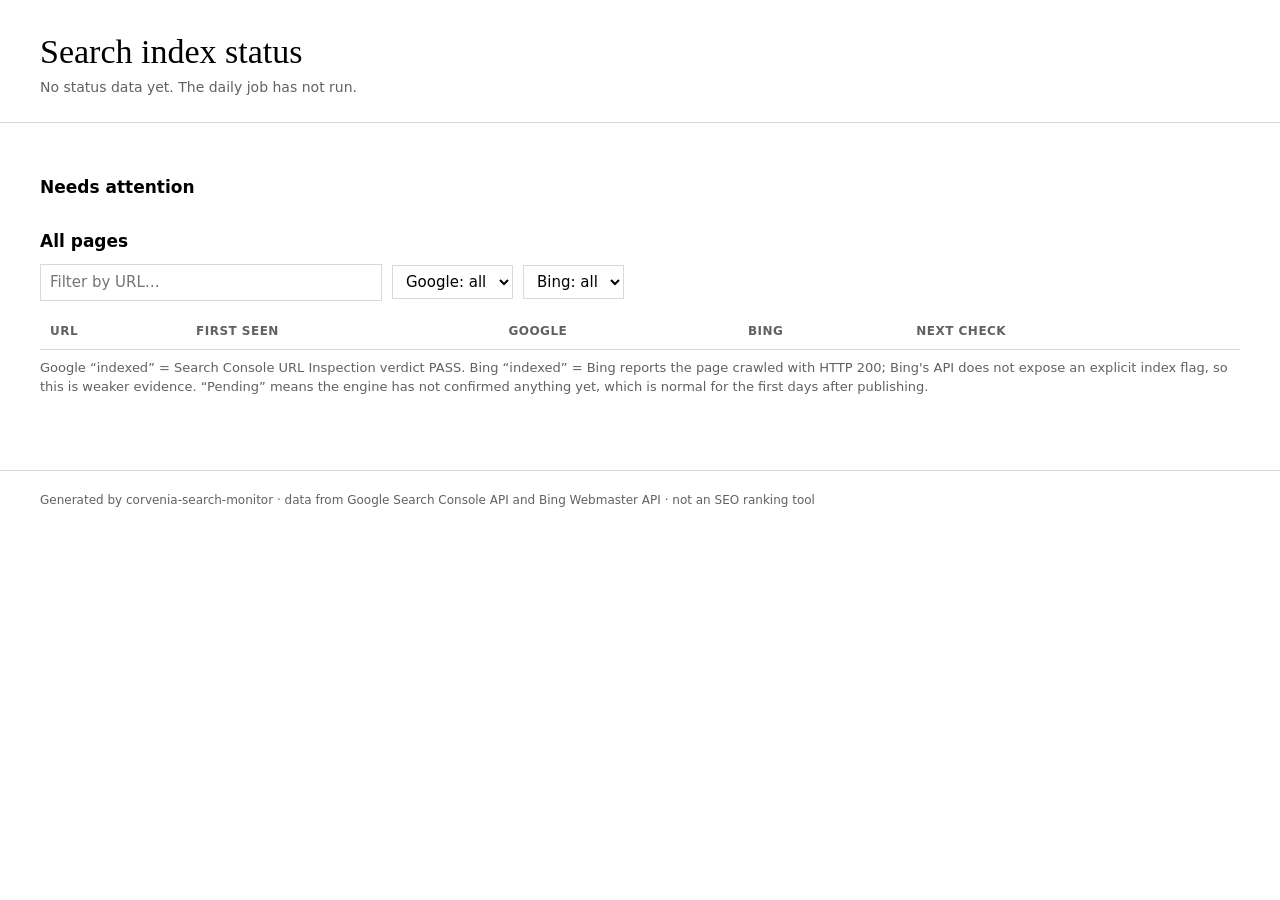
<file: template.html>
<!DOCTYPE html>
<html lang="en">
<head>
<meta charset="utf-8">
<meta name="viewport" content="width=device-width, initial-scale=1">
<meta name="robots" content="noindex">
<title>Corvenia · Search index status</title>
<style>
  :root{--ink:#000;--mute:#616161;--line:#d9d9d9;--bg:#fff;--soft:#f5f5f5;
        --ok-bg:#8ff2c2;--ok-fg:#0f4529;--warn-bg:#ffd12e;--warn-fg:#0f240d;
        --bad-bg:#ff4a24;--bad-fg:#fff;--na-bg:#e9e9e9;--na-fg:#616161;--brand:#0f240d}
  *{box-sizing:border-box}
  body{margin:0;font:15px/1.5 "Söhne","Inter",system-ui,-apple-system,sans-serif;color:var(--ink);background:var(--bg)}
  header{padding:32px 40px 24px;border-bottom:1px solid var(--line)}
  h1{font:300 34px/1.15 "LT Museum",Georgia,serif;margin:0 0 6px}
  .sub{color:var(--mute);font-size:14px}
  main{padding:24px 40px 60px;max-width:1400px}
  .cards{display:grid;grid-template-columns:repeat(auto-fit,minmax(170px,1fr));gap:12px;margin:0 0 28px}
  .card{border:1px solid var(--line);padding:14px 16px}
  .card .k{font-size:12px;color:var(--mute);text-transform:uppercase;letter-spacing:.04em}
  .card .v{font-size:28px;font-weight:600;margin-top:2px}
  h2{font-size:17px;font-weight:600;margin:28px 0 10px}
  .pill{display:inline-block;padding:2px 9px;border-radius:999px;font-size:12px;white-space:nowrap}
  .indexed{background:var(--ok-bg);color:var(--ok-fg)}
  .pending{background:var(--warn-bg);color:var(--warn-fg)}
  .not_indexed,.blocked{background:var(--bad-bg);color:var(--bad-fg)}
  .check_failed{background:#fac7f7;color:#700808}
  .unknown{background:var(--na-bg);color:var(--na-fg)}
  table{width:100%;border-collapse:collapse;font-size:13.5px}
  th,td{text-align:left;padding:9px 10px;border-bottom:1px solid var(--line);vertical-align:top}
  th{font-weight:600;color:var(--mute);font-size:12px;text-transform:uppercase;letter-spacing:.04em;cursor:pointer;user-select:none}
  td.url{max-width:460px;word-break:break-all;font-family:"Söhne Mono",ui-monospace,Menlo,monospace;font-size:12.5px}
  td .d{color:var(--mute);font-size:12px;display:block}
  .alerts li{margin:4px 0}
  .controls{display:flex;gap:10px;flex-wrap:wrap;margin:0 0 12px;align-items:center}
  input,select{font:inherit;padding:6px 9px;border:1px solid var(--line);background:#fff}
  .note{color:var(--mute);font-size:13px;margin-top:8px}
  .warn{background:#fff8dc;border:1px solid var(--warn-bg);padding:10px 14px;margin:0 0 20px;font-size:14px}
  footer{padding:20px 40px;color:var(--mute);font-size:12px;border-top:1px solid var(--line)}
  @media (max-width:700px){header,main,footer{padding-left:16px;padding-right:16px}}
</style>
</head>
<body>
<header>
  <h1>Search index status</h1>
  <div class="sub" id="sub">Loading…</div>
</header>
<main>
  <div id="integration-warn"></div>
  <div class="cards" id="cards"></div>

  <h2>Needs attention</h2>
  <div id="alerts"></div>

  <h2>All pages</h2>
  <div class="controls">
    <input id="q" placeholder="Filter by URL…" size="36">
    <select id="fg"><option value="">Google: all</option></select>
    <select id="fb"><option value="">Bing: all</option></select>
    <span class="note" id="count"></span>
  </div>
  <table id="t">
    <thead><tr>
      <th data-k="url">URL</th><th data-k="first_seen">First seen</th>
      <th data-k="g">Google</th><th data-k="b">Bing</th><th data-k="next_check">Next check</th>
    </tr></thead>
    <tbody></tbody>
  </table>
  <p class="note">Google “indexed” = Search Console URL Inspection verdict PASS. Bing “indexed” = Bing reports the page crawled with HTTP 200; Bing's API does not expose an explicit index flag, so this is weaker evidence. “Pending” means the engine has not confirmed anything yet, which is normal for the first days after publishing.</p>
</main>
<footer>Generated by corvenia-search-monitor · data from Google Search Console API and Bing Webmaster API · not an SEO ranking tool</footer>

<script>
const STATUS = /*__STATUS_JSON__*/null;
const LABEL = {indexed:"Indexed",pending:"Pending",not_indexed:"Not indexed",blocked:"Blocked",check_failed:"Check failed",unknown:"No data"};
const fmt = s => s ? new Date(s).toLocaleDateString("en-GB",{day:"2-digit",month:"short",year:"numeric"}) : "–";
const pill = (st, detail) => `<span class="pill ${st.status}">${LABEL[st.status]||st.status}</span>${detail && st.detail ? `<span class="d">${esc(st.detail)}</span>`:""}`;
const esc = s => String(s??"").replace(/[&<>"]/g, c => ({"&":"&amp;","<":"&lt;",">":"&gt;",'"':"&quot;"}[c]));

function render(){
  if(!STATUS){ document.getElementById("sub").textContent="No status data yet. The daily job has not run."; return; }
  document.getElementById("sub").textContent = `${STATUS.site} · ${STATUS.total_urls} pages in sitemap · updated ${new Date(STATUS.generated_at).toLocaleString("en-GB")}`;
  const w=[]; if(!STATUS.integrations.google) w.push("Google Search Console credentials are not configured — Google column shows “No data”.");
  if(!STATUS.integrations.bing) w.push("Bing Webmaster API key is not configured — Bing column shows “No data”.");
  if(STATUS.last_run.errors.length) w.push("Last run errors: "+STATUS.last_run.errors.join("; "));
  document.getElementById("integration-warn").innerHTML = w.map(x=>`<div class="warn">${esc(x)}</div>`).join("");

  const g=STATUS.summary.google, b=STATUS.summary.bing;
  const cards=[["Pages",STATUS.total_urls],["Google indexed",g.indexed||0],["Google pending",g.pending||0],["Google not indexed",(g.not_indexed||0)+(g.blocked||0)],
               ["Bing crawled OK",b.indexed||0],["Bing pending",b.pending||0],["Needs attention",STATUS.alerts.length],["New in last run",STATUS.last_run.new]];
  document.getElementById("cards").innerHTML = cards.map(([k,v])=>`<div class="card"><div class="k">${k}</div><div class="v">${v}</div></div>`).join("");

  document.getElementById("alerts").innerHTML = STATUS.alerts.length
    ? `<ul class="alerts">${STATUS.alerts.map(a=>`<li><span class="pill ${a.type==="blocked"?"blocked":"pending"}">${a.type.replace(/_/g," ")}</span> <a href="${esc(a.url)}" target="_blank" rel="noopener">${esc(a.url)}</a>${a.days?` · ${a.days} days`:""}${a.detail?` · ${esc(a.detail)}`:""}</li>`).join("")}</ul>`
    : `<p class="note">Nothing requires action.</p>`;

  const statuses = new Set(); STATUS.urls.forEach(u=>{statuses.add(u.google.status);statuses.add(u.bing.status)});
  for(const id of ["fg","fb"]){ const sel=document.getElementById(id); [...statuses].sort().forEach(s=>{const o=document.createElement("option");o.value=s;o.textContent=LABEL[s]||s;sel.appendChild(o)}); }
  drawTable();
}
let sortKey="first_seen", sortDir=-1;
function drawTable(){
  const q=document.getElementById("q").value.toLowerCase(), fg=document.getElementById("fg").value, fb=document.getElementById("fb").value;
  let rows=STATUS.urls.filter(u=>u.url.toLowerCase().includes(q)&&(!fg||u.google.status===fg)&&(!fb||u.bing.status===fb));
  const key=u=>sortKey==="g"?u.google.status:sortKey==="b"?u.bing.status:u[sortKey]||"";
  rows.sort((x,y)=>key(x)<key(y)?-sortDir:key(x)>key(y)?sortDir:0);
  document.querySelector("#t tbody").innerHTML = rows.map(u=>`<tr>
    <td class="url"><a href="${esc(u.url)}" target="_blank" rel="noopener">${esc(u.url.replace(STATUS.site,""))||"/"}</a>${u.precheck&&!u.precheck.ok?`<span class="d">⚠ ${esc(u.precheck.problem)}</span>`:""}</td>
    <td>${fmt(u.first_seen)}</td><td>${pill(u.google,true)}</td><td>${pill(u.bing,true)}</td><td>${fmt(u.next_check)}</td></tr>`).join("");
  document.getElementById("count").textContent=`${rows.length} of ${STATUS.urls.length}`;
}
["q","fg","fb"].forEach(id=>document.getElementById(id).addEventListener("input",drawTable));
document.querySelectorAll("th").forEach(th=>th.addEventListener("click",()=>{const k=th.dataset.k; if(sortKey===k) sortDir=-sortDir; else {sortKey=k;sortDir=1;} drawTable();}));
render();
</script>
</body>
</html>
</file>
